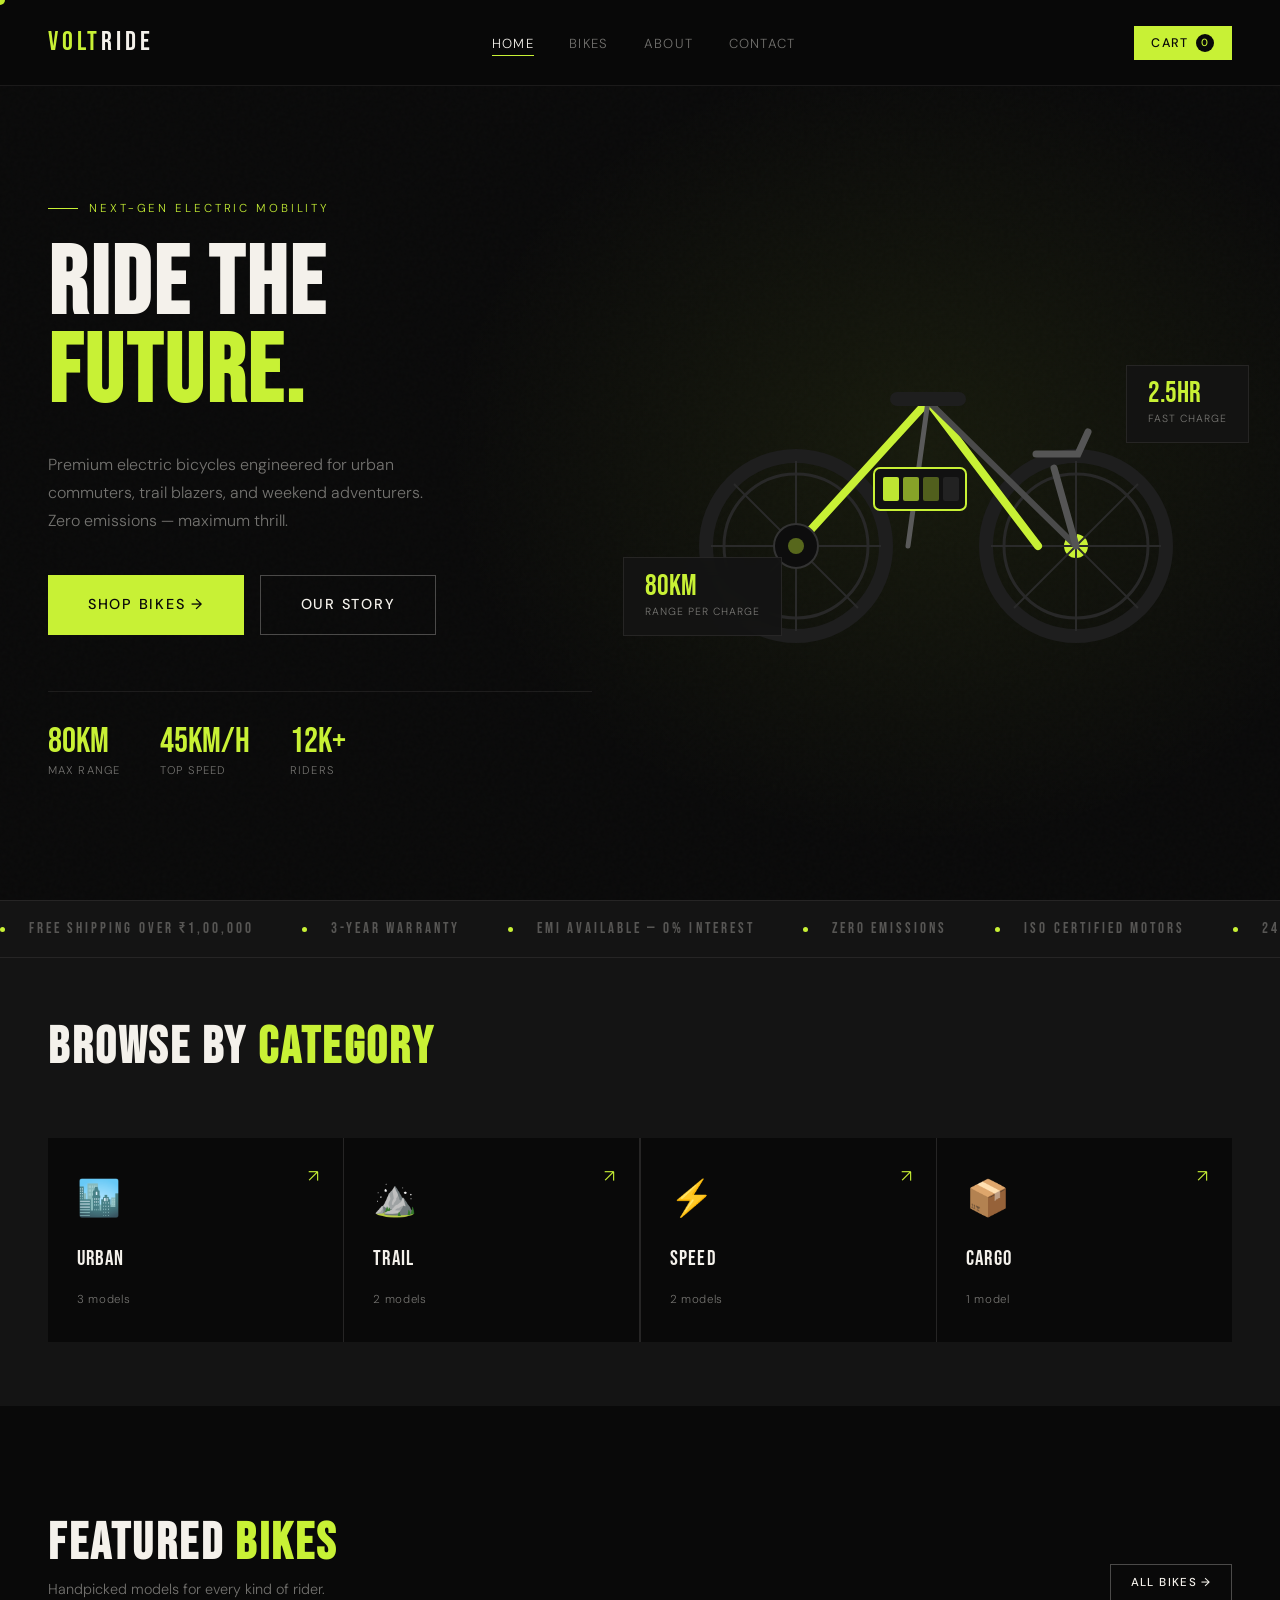
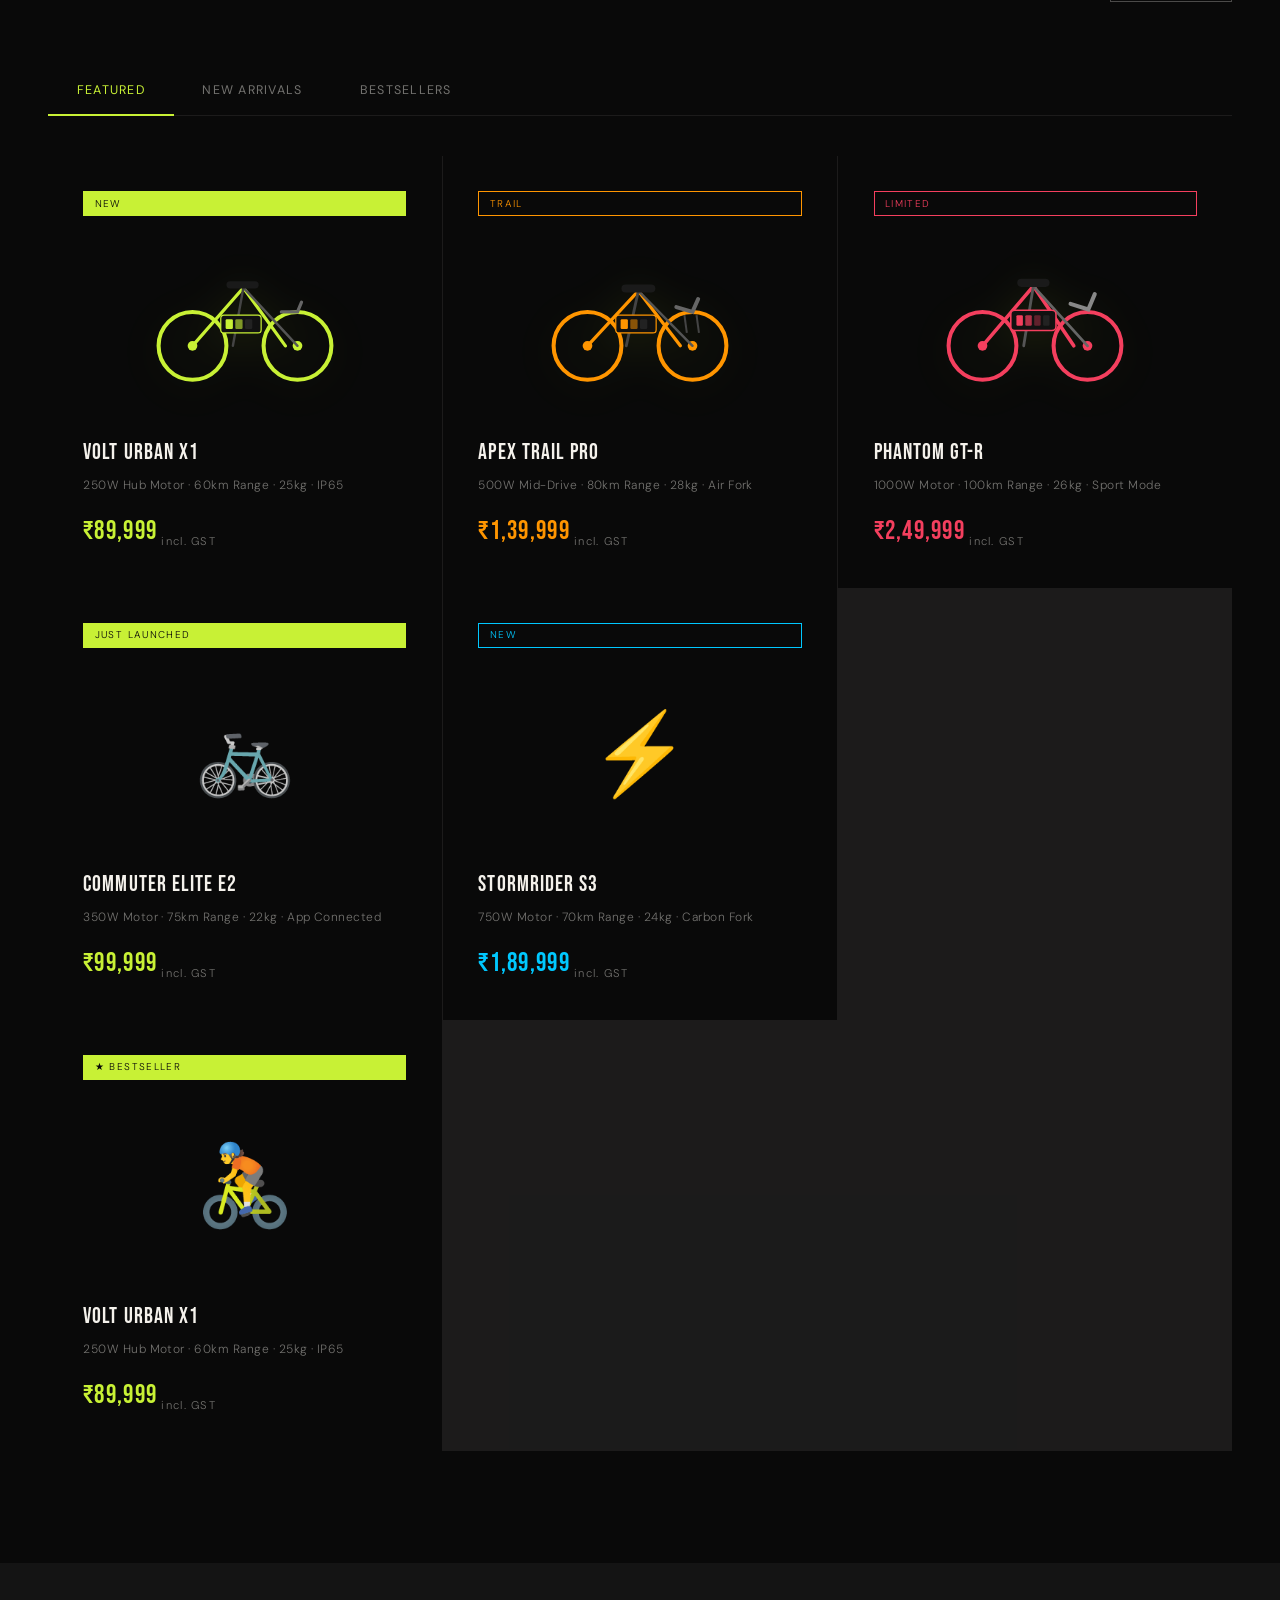
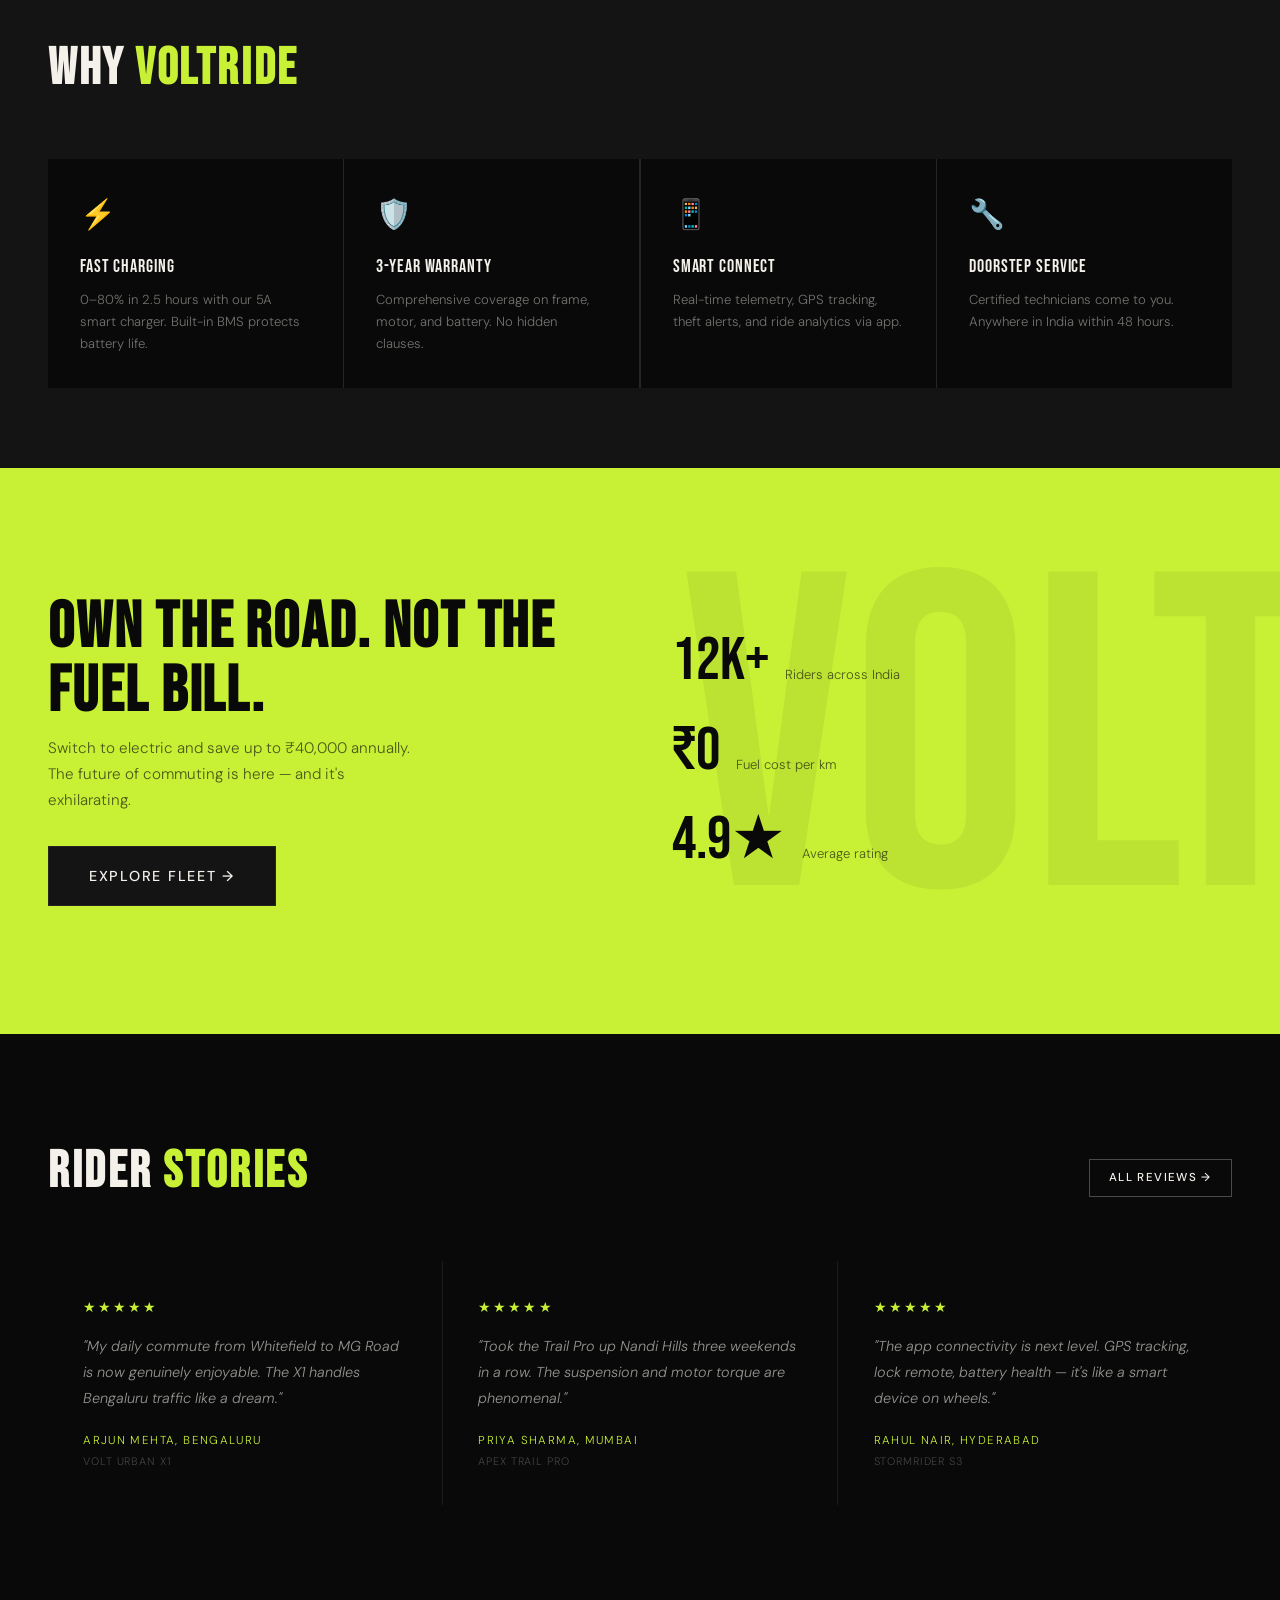
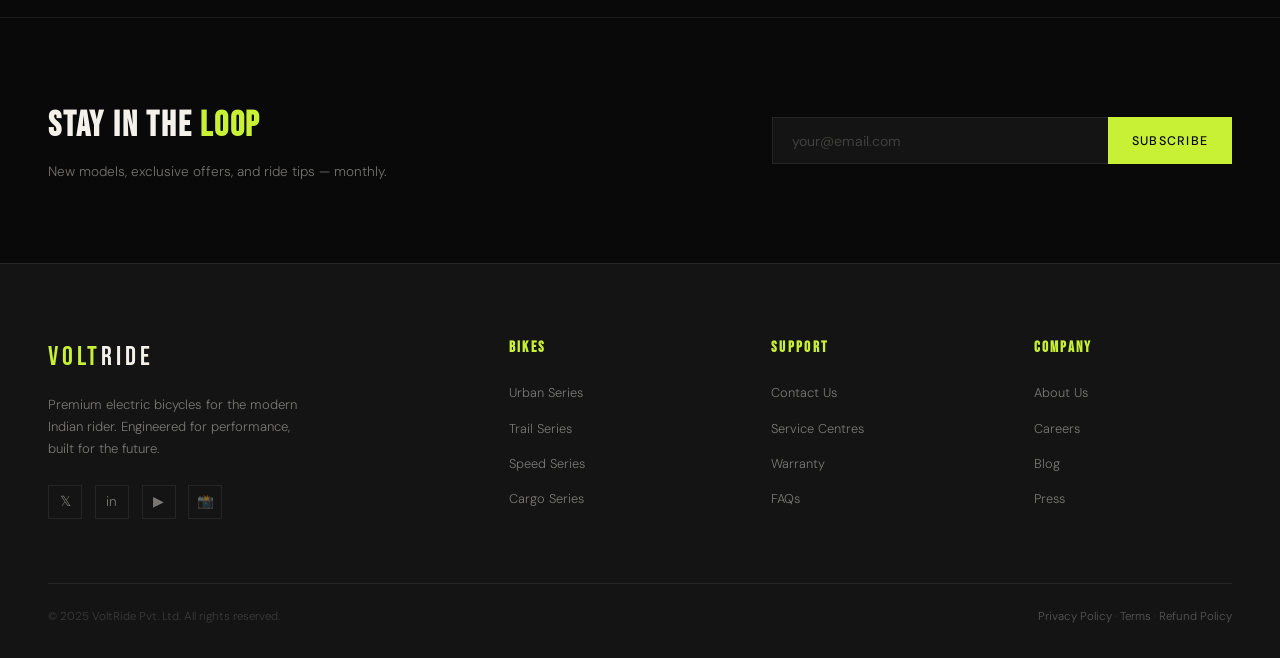
<file: index.html>
<!DOCTYPE html>
<html lang="en">
<head>
  <!-- Google Tag Manager -->
<script>(function(w,d,s,l,i){w[l]=w[l]||[];w[l].push({'gtm.start':
new Date().getTime(),event:'gtm.js'});var f=d.getElementsByTagName(s)[0],
j=d.createElement(s),dl=l!='dataLayer'?'&l='+l:'';j.async=true;j.src=
'https://www.googletagmanager.com/gtm.js?id='+i+dl;f.parentNode.insertBefore(j,f);
})(window,document,'script','dataLayer','GTM-PG5LNXJS');</script>
<!-- End Google Tag Manager -->
  <!-- Google tag (gtag.js) -->
<script async src="https://www.googletagmanager.com/gtag/js?id=G-JZGEN7ZBJ4"></script>
<script>
  window.dataLayer = window.dataLayer || [];
  function gtag(){dataLayer.push(arguments);}
  gtag('js', new Date());

  gtag('config', 'G-JZGEN7ZBJ4');
</script>
  <meta charset="UTF-8"/>
  <meta name="viewport" content="width=device-width, initial-scale=1.0"/>
  <title>VoltRide — Premium Electric Bicycles</title>
  <meta name="description" content="India's finest electric bicycles. Zero emissions, maximum thrill."/>
  <link rel="stylesheet" href="style.css"/>
  <style>
    /* ── Hero ── */
    .hero {
      min-height: 100vh;
      display: grid; grid-template-columns: 1fr 1fr;
      padding: 0 3rem; padding-top: 80px;
      position: relative; overflow: hidden;
      align-items: center;
    }
    .hero-bg {
      position: absolute; inset: 0;
      background: radial-gradient(ellipse 55% 65% at 72% 50%, rgba(200,241,53,.07) 0%, transparent 68%);
      pointer-events: none;
    }
    .hero-noise {
      position: absolute; inset: 0;
      background-image: url("data:image/svg+xml,%3Csvg viewBox='0 0 256 256' xmlns='http://www.w3.org/2000/svg'%3E%3Cfilter id='n'%3E%3CfeTurbulence type='fractalNoise' baseFrequency='0.9' numOctaves='4' stitchTiles='stitch'/%3E%3C/filter%3E%3Crect width='100%25' height='100%25' filter='url(%23n)' opacity='0.04'/%3E%3C/svg%3E");
      pointer-events: none; opacity: .5;
    }
    .hero-content { z-index: 2; padding-right: 3rem; }
    .hero-eyebrow {
      font-size: .72rem; letter-spacing: .25em; text-transform: uppercase;
      color: var(--volt); margin-bottom: 1.5rem;
      display: flex; align-items: center; gap: .7rem;
    }
    .hero-eyebrow::before { content: ''; width: 30px; height: 1px; background: var(--volt); }
    .hero-title {
      font-family: 'Bebas Neue', sans-serif;
      font-size: clamp(4rem,7.5vw,8rem);
      line-height: .92; letter-spacing: .03em;
      margin-bottom: 2rem;
    }
    .hero-title .line2 { color: var(--volt); display: block; }
    .hero-desc {
      font-size: 1rem; line-height: 1.75;
      color: var(--muted); max-width: 400px;
      margin-bottom: 2.5rem;
    }
    .hero-cta { display: flex; gap: 1rem; flex-wrap: wrap; }
    .hero-stats {
      display: flex; gap: 2.5rem;
      margin-top: 3.5rem;
      padding-top: 2rem;
      border-top: 1px solid var(--border);
    }
    .hero-stat-num {
      font-family: 'Bebas Neue', sans-serif;
      font-size: 2.2rem; color: var(--volt); line-height: 1;
    }
    .hero-stat-label { font-size: .7rem; letter-spacing: .1em; text-transform: uppercase; color: var(--muted); margin-top: .2rem; }

    .hero-visual {
      z-index: 2; display: flex; align-items: center; justify-content: center;
      position: relative;
    }
    .hero-bike-wrap { position: relative; width: 100%; max-width: 580px; }
    .hero-bike-wrap svg { animation: float 4.5s ease-in-out infinite; filter: var(--shadow); }
    .stat-float {
      position: absolute;
      background: rgba(20,20,20,.92);
      border: 1px solid var(--border);
      backdrop-filter: blur(10px);
      padding: .9rem 1.3rem;
    }
    .stat-float:nth-child(2) { bottom: 8%; left: -4%; }
    .stat-float:nth-child(3) { top: 14%; right: -4%; }
    .sf-val { font-family: 'Bebas Neue', sans-serif; font-size: 1.8rem; color: var(--volt); line-height: 1; }
    .sf-lbl { font-size: .65rem; letter-spacing: .1em; text-transform: uppercase; color: var(--muted); margin-top: .15rem; }

    /* ── Category strip ── */
    .cat-strip { padding: 4rem 3rem; background: var(--mid); }
    .cat-grid { display: grid; grid-template-columns: repeat(4,1fr); gap: 1.5px; background: var(--border); }
    .cat-item {
      background: var(--black);
      padding: 2rem 1.8rem;
      display: flex; flex-direction: column; gap: 1rem;
      cursor: none; transition: background .3s;
      position: relative; overflow: hidden;
    }
    .cat-item:hover { background: #151515; }
    .cat-item:hover .cat-arrow { transform: translate(4px,-4px); }
    .cat-icon { font-size: 2.2rem; }
    .cat-name { font-family: 'Bebas Neue', sans-serif; font-size: 1.3rem; letter-spacing: .06em; }
    .cat-count { font-size: .72rem; color: var(--muted); letter-spacing: .06em; }
    .cat-arrow {
      position: absolute; top: 1.5rem; right: 1.5rem;
      color: var(--volt); font-size: 1.1rem;
      transition: transform .25s var(--spring);
    }

    /* ── Tabs strip ── */
    .tabs-strip { display: flex; gap: 0; border-bottom: 1px solid var(--border); }
    .tab-btn {
      background: none; border: none; border-bottom: 2px solid transparent;
      color: var(--muted); padding: 1rem 1.8rem;
      font-family: 'DM Sans', sans-serif;
      font-size: .78rem; letter-spacing: .1em; text-transform: uppercase;
      transition: color .2s, border-color .2s;
      margin-bottom: -1px;
    }
    .tab-btn:hover { color: var(--white); }
    .tab-btn.active { color: var(--volt); border-bottom-color: var(--volt); }
    .tab-panel { display: none; }
    .tab-panel.active { display: block; }

    /* ── About teaser ── */
    .about-teaser {
      display: grid; grid-template-columns: 1fr 1fr;
      align-items: center; gap: 6rem;
    }
    .about-visual {
      position: relative;
      background: var(--mid);
      border: 1px solid var(--border);
      padding: 3rem;
      display: flex; align-items: center; justify-content: center;
      min-height: 360px;
    }
    .about-badge {
      position: absolute; top: -1px; left: -1px;
      background: var(--volt); color: var(--black);
      font-family: 'Bebas Neue', sans-serif;
      font-size: .85rem; letter-spacing: .15em;
      padding: .4rem 1rem;
    }
    .about-nums { display: flex; flex-direction: column; gap: 2rem; }
    .about-num-val { font-family: 'Bebas Neue', sans-serif; font-size: 3.5rem; color: var(--volt); line-height: 1; }
    .about-num-lbl { font-size: .8rem; color: var(--muted); letter-spacing: .06em; }

    @media (max-width: 900px) {
      .hero { grid-template-columns: 1fr; padding: 1.5rem; padding-top: 100px; min-height: auto; }
      .hero-content { padding-right: 0; }
      .hero-visual { display: none; }
      .cat-grid { grid-template-columns: 1fr 1fr; }
      .about-teaser { grid-template-columns: 1fr; gap: 3rem; }
    }
    @media (max-width: 600px) {
      .cat-grid { grid-template-columns: 1fr; }
    }
  </style>
</head>
<body>
  <!-- Google Tag Manager (noscript) -->
<noscript><iframe src="https://www.googletagmanager.com/ns.html?id=GTM-PG5LNXJS"
height="0" width="0" style="display:none;visibility:hidden"></iframe></noscript>
<!-- End Google Tag Manager (noscript) -->

<div class="cursor" id="cursor"></div>
<div class="toast" id="toast"></div>

<!-- NAV -->
<nav class="nav">
  <a class="nav-logo" href="index.html"><span class="accent">VOLT</span>RIDE</a>
  <ul class="nav-links">
    <li><a href="index.html" class="active">Home</a></li>
    <li><a href="bikes.html">Bikes</a></li>
    <li><a href="about.html">About</a></li>
    <li><a href="contact.html">Contact</a></li>
  </ul>
  <div class="nav-actions">
    <button class="nav-cart-btn" onclick="openCart()">
      Cart <span class="cart-badge" id="cartCount">0</span>
    </button>
    <button class="nav-hamburger" onclick="openMobileMenu()">
      <span></span><span></span><span></span>
    </button>
  </div>
</nav>

<!-- MOBILE MENU -->
<div class="mobile-menu" id="mobileMenu">
  <button class="mobile-close" onclick="closeMobileMenu()">✕</button>
  <a href="index.html" onclick="closeMobileMenu()">Home</a>
  <a href="bikes.html" onclick="closeMobileMenu()">Bikes</a>
  <a href="about.html" onclick="closeMobileMenu()">About</a>
  <a href="contact.html" onclick="closeMobileMenu()">Contact</a>
</div>

<!-- CART DRAWER -->
<div class="cart-overlay" id="cartOverlay" onclick="closeCart()"></div>
<div class="cart-drawer" id="cartDrawer">
  <div class="cart-head">
    <h3>Cart</h3>
    <button class="cart-close" onclick="closeCart()">✕</button>
  </div>
  <div class="cart-body" id="cartBody"></div>
  <div class="cart-foot">
    <div class="cart-total">
      <span class="cart-total-label">Total</span>
      <span class="cart-total-price" id="cartTotal">₹0</span>
    </div>
    <button class="btn btn-volt" style="width:100%;justify-content:center" onclick="checkout()">Checkout →</button>
    <br/>
    <a href="cart.html" style="display:block;text-align:center;margin-top:.8rem;font-size:.75rem;color:var(--muted)">View full cart</a>
  </div>
</div>

<!-- ══ HERO ══════════════════════════════════════════════════ -->
<section class="hero">
  <div class="hero-bg"></div>
  <div class="hero-noise"></div>
  <div class="hero-content">
    <p class="hero-eyebrow anim-fadeup">Next-Gen Electric Mobility</p>
    <h1 class="hero-title anim-fadeup delay-1">
      Ride The
      <span class="line2">Future.</span>
    </h1>
    <p class="hero-desc anim-fadeup delay-2">Premium electric bicycles engineered for urban commuters, trail blazers, and weekend adventurers. Zero emissions — maximum thrill.</p>
    <div class="hero-cta anim-fadeup delay-3">
      <a href="bikes.html" class="btn btn-volt btn-lg">Shop Bikes →</a>
      <a href="about.html" class="btn btn-outline btn-lg">Our Story</a>
    </div>
    <div class="hero-stats anim-fadeup delay-4">
      <div>
        <div class="hero-stat-num">80km</div>
        <div class="hero-stat-label">Max Range</div>
      </div>
      <div>
        <div class="hero-stat-num">45km/h</div>
        <div class="hero-stat-label">Top Speed</div>
      </div>
      <div>
        <div class="hero-stat-num">12K+</div>
        <div class="hero-stat-label">Riders</div>
      </div>
    </div>
  </div>
  <div class="hero-visual anim-fadein delay-2">
    <div class="hero-bike-wrap">
      <svg viewBox="0 0 580 340" fill="none" xmlns="http://www.w3.org/2000/svg">
        <circle cx="150" cy="230" r="90" stroke="#1e1e1e" stroke-width="14"/>
        <circle cx="150" cy="230" r="72" stroke="#282828" stroke-width="3"/>
        <circle cx="150" cy="230" r="12" fill="var(--volt)"/>
        <line x1="150" y1="145" x2="150" y2="315" stroke="#2a2a2a" stroke-width="2"/>
        <line x1="65" y1="230" x2="235" y2="230" stroke="#2a2a2a" stroke-width="2"/>
        <line x1="88" y1="168" x2="212" y2="292" stroke="#2a2a2a" stroke-width="2"/>
        <line x1="88" y1="292" x2="212" y2="168" stroke="#2a2a2a" stroke-width="2"/>
        <circle cx="430" cy="230" r="90" stroke="#1e1e1e" stroke-width="14"/>
        <circle cx="430" cy="230" r="72" stroke="#282828" stroke-width="3"/>
        <circle cx="430" cy="230" r="12" fill="var(--volt)"/>
        <line x1="430" y1="145" x2="430" y2="315" stroke="#2a2a2a" stroke-width="2"/>
        <line x1="345" y1="230" x2="515" y2="230" stroke="#2a2a2a" stroke-width="2"/>
        <line x1="368" y1="168" x2="492" y2="292" stroke="#2a2a2a" stroke-width="2"/>
        <line x1="368" y1="292" x2="492" y2="168" stroke="#2a2a2a" stroke-width="2"/>
        <path d="M150 230 L282 85 L392 230" stroke="var(--volt)" stroke-width="8" stroke-linecap="round" stroke-linejoin="round" fill="none"/>
        <path d="M282 85 L430 230" stroke="#4a4a4a" stroke-width="6" stroke-linecap="round"/>
        <path d="M282 85 L262 230" stroke="#5a5a5a" stroke-width="5" stroke-linecap="round"/>
        <rect x="228" y="152" width="92" height="42" rx="6" fill="#111" stroke="var(--volt)" stroke-width="2"/>
        <rect x="237" y="161" width="16" height="24" rx="2" fill="var(--volt)" opacity=".95"/>
        <rect x="257" y="161" width="16" height="24" rx="2" fill="var(--volt)" opacity=".65"/>
        <rect x="277" y="161" width="16" height="24" rx="2" fill="var(--volt)" opacity=".35"/>
        <rect x="297" y="161" width="16" height="24" rx="2" fill="#222"/>
        <path d="M390 138 L432 138 L442 116" stroke="#555" stroke-width="7" stroke-linecap="round" fill="none"/>
        <path d="M408 152 L430 230" stroke="#555" stroke-width="7" stroke-linecap="round"/>
        <rect x="244" y="76" width="76" height="14" rx="7" fill="#1e1e1e"/>
        <circle cx="150" cy="230" r="22" fill="#0d0d0d" stroke="#333" stroke-width="2"/>
        <circle cx="150" cy="230" r="8" fill="var(--volt)" opacity=".4"/>
      </svg>
      <div class="stat-float">
        <div class="sf-val">80km</div>
        <div class="sf-lbl">Range per charge</div>
      </div>
      <div class="stat-float">
        <div class="sf-val">2.5hr</div>
        <div class="sf-lbl">Fast charge</div>
      </div>
    </div>
  </div>
</section>

<!-- MARQUEE -->
<div class="marquee-wrap">
  <div class="marquee-track">
    <span class="marquee-item"><span class="marquee-dot"></span>FREE SHIPPING OVER ₹1,00,000</span>
    <span class="marquee-item"><span class="marquee-dot"></span>3-YEAR WARRANTY</span>
    <span class="marquee-item"><span class="marquee-dot"></span>EMI AVAILABLE — 0% INTEREST</span>
    <span class="marquee-item"><span class="marquee-dot"></span>ZERO EMISSIONS</span>
    <span class="marquee-item"><span class="marquee-dot"></span>ISO CERTIFIED MOTORS</span>
    <span class="marquee-item"><span class="marquee-dot"></span>24/7 ROADSIDE ASSISTANCE</span>
    <span class="marquee-item"><span class="marquee-dot"></span>MADE FOR INDIAN ROADS</span>
    <span class="marquee-item"><span class="marquee-dot"></span>FREE SHIPPING OVER ₹1,00,000</span>
    <span class="marquee-item"><span class="marquee-dot"></span>3-YEAR WARRANTY</span>
    <span class="marquee-item"><span class="marquee-dot"></span>EMI AVAILABLE — 0% INTEREST</span>
    <span class="marquee-item"><span class="marquee-dot"></span>ZERO EMISSIONS</span>
    <span class="marquee-item"><span class="marquee-dot"></span>ISO CERTIFIED MOTORS</span>
    <span class="marquee-item"><span class="marquee-dot"></span>24/7 ROADSIDE ASSISTANCE</span>
    <span class="marquee-item"><span class="marquee-dot"></span>MADE FOR INDIAN ROADS</span>
  </div>
</div>

<!-- CATEGORIES -->
<section class="cat-strip reveal">
  <div class="section-header">
    <h2 class="section-title">Browse by <span class="accent">Category</span></h2>
  </div>
  <div class="cat-grid">
    <a href="bikes.html?cat=urban" class="cat-item">
      <div class="cat-icon">🏙️</div>
      <div class="cat-name">Urban</div>
      <div class="cat-count">3 models</div>
      <span class="cat-arrow">↗</span>
    </a>
    <a href="bikes.html?cat=trail" class="cat-item">
      <div class="cat-icon">⛰️</div>
      <div class="cat-name">Trail</div>
      <div class="cat-count">2 models</div>
      <span class="cat-arrow">↗</span>
    </a>
    <a href="bikes.html?cat=speed" class="cat-item">
      <div class="cat-icon">⚡</div>
      <div class="cat-name">Speed</div>
      <div class="cat-count">2 models</div>
      <span class="cat-arrow">↗</span>
    </a>
    <a href="bikes.html?cat=cargo" class="cat-item">
      <div class="cat-icon">📦</div>
      <div class="cat-name">Cargo</div>
      <div class="cat-count">1 model</div>
      <span class="cat-arrow">↗</span>
    </a>
  </div>
</section>

<!-- FEATURED BIKES -->
<section class="section reveal" id="bikes">
  <div class="section-header">
    <div>
      <h2 class="section-title">Featured <span class="accent">Bikes</span></h2>
      <p class="section-sub" style="margin-top:.5rem">Handpicked models for every kind of rider.</p>
    </div>
    <a href="bikes.html" class="btn btn-outline btn-sm">All Bikes →</a>
  </div>

  <!-- Tabs -->
  <div class="tabs-strip" style="margin-bottom:2.5rem">
    <button class="tab-btn active" data-tab-btn="featured">Featured</button>
    <button class="tab-btn" data-tab-btn="new">New Arrivals</button>
    <button class="tab-btn" data-tab-btn="bestseller">Bestsellers</button>
  </div>

  <div data-tab-panel="featured" class="active">
    <div class="products-grid">
      <!-- Card 1 -->
      <div class="product-card" data-category="urban">
        <span class="tag tag-filled-volt" style="margin-bottom:1rem">New</span>
        <div class="card-img">
          <svg viewBox="0 0 260 160" width="210" fill="none"><circle cx="65" cy="110" r="42" stroke="var(--volt)" stroke-width="5"/><circle cx="65" cy="110" r="6" fill="var(--volt)"/><circle cx="195" cy="110" r="42" stroke="var(--volt)" stroke-width="5"/><circle cx="195" cy="110" r="6" fill="var(--volt)"/><path d="M65 110 L128 38 L180 110" stroke="var(--volt)" stroke-width="4" stroke-linecap="round" stroke-linejoin="round" fill="none"/><path d="M128 38 L195 110" stroke="#555" stroke-width="3" stroke-linecap="round"/><path d="M128 38 L115 110" stroke="#444" stroke-width="3" stroke-linecap="round"/><rect x="100" y="72" width="50" height="22" rx="4" fill="#111" stroke="var(--volt)" stroke-width="1.5"/><rect x="106" y="77" width="9" height="12" rx="1.5" fill="var(--volt)"/><rect x="118" y="77" width="9" height="12" rx="1.5" fill="var(--volt)" opacity=".6"/><rect x="130" y="77" width="9" height="12" rx="1.5" fill="#222"/><path d="M175 68 L195 68 L200 56" stroke="#666" stroke-width="4" stroke-linecap="round" fill="none"/><rect x="107" y="30" width="40" height="9" rx="4.5" fill="#1a1a1a"/></svg>
        </div>
        <div class="card-name">VOLT URBAN X1</div>
        <div class="card-spec">250W Hub Motor · 60km Range · 25kg · IP65</div>
        <div class="card-footer">
          <div class="card-price">₹89,999<sub> incl. GST</sub></div>
          <button class="card-add btn" onclick="VoltCart.add('VOLT URBAN X1', 89999); showToast('⚡ VOLT URBAN X1 added!')">+</button>
        </div>
      </div>
      <!-- Card 2 -->
      <div class="product-card" data-category="trail">
        <span class="tag tag-orange" style="margin-bottom:1rem">Trail</span>
        <div class="card-img">
          <svg viewBox="0 0 260 160" width="210" fill="none"><circle cx="65" cy="110" r="42" stroke="#ff9500" stroke-width="5"/><circle cx="65" cy="110" r="6" fill="#ff9500"/><circle cx="195" cy="110" r="42" stroke="#ff9500" stroke-width="5"/><circle cx="195" cy="110" r="6" fill="#ff9500"/><path d="M65 110 L128 42 L180 110" stroke="#ff9500" stroke-width="4" stroke-linecap="round" stroke-linejoin="round" fill="none"/><path d="M128 42 L195 110" stroke="#555" stroke-width="3" stroke-linecap="round"/><path d="M128 42 L113 110" stroke="#444" stroke-width="3.5" stroke-linecap="round"/><rect x="100" y="72" width="50" height="22" rx="4" fill="#111" stroke="#ff9500" stroke-width="1.5"/><rect x="106" y="77" width="9" height="12" rx="1.5" fill="#ff9500"/><rect x="118" y="77" width="9" height="12" rx="1.5" fill="#ff9500" opacity=".5"/><rect x="130" y="77" width="9" height="12" rx="1.5" fill="#222"/><path d="M175 62 L195 68 L202 52" stroke="#666" stroke-width="5" stroke-linecap="round" fill="none"/><rect x="107" y="34" width="42" height="10" rx="5" fill="#1a1a1a"/><line x1="185" y1="72" x2="188" y2="94" stroke="#444" stroke-width="2.5"/><line x1="200" y1="72" x2="203" y2="94" stroke="#444" stroke-width="2.5"/></svg>
        </div>
        <div class="card-name">APEX TRAIL PRO</div>
        <div class="card-spec">500W Mid-Drive · 80km Range · 28kg · Air Fork</div>
        <div class="card-footer">
          <div class="card-price" style="color:#ff9500">₹1,39,999<sub> incl. GST</sub></div>
          <button class="card-add btn" style="background:#ff9500" onclick="VoltCart.add('APEX TRAIL PRO', 139999, '#ff9500', '⛰️'); showToast('⛰️ APEX TRAIL PRO added!')">+</button>
        </div>
      </div>
      <!-- Card 3 -->
      <div class="product-card" data-category="speed">
        <span class="tag tag-red" style="margin-bottom:1rem">Limited</span>
        <div class="card-img">
          <svg viewBox="0 0 260 160" width="210" fill="none"><circle cx="65" cy="110" r="42" stroke="#f43f5e" stroke-width="5"/><circle cx="65" cy="110" r="6" fill="#f43f5e"/><circle cx="195" cy="110" r="42" stroke="#f43f5e" stroke-width="5"/><circle cx="195" cy="110" r="6" fill="#f43f5e"/><path d="M65 110 L128 36 L178 110" stroke="#f43f5e" stroke-width="4.5" stroke-linecap="round" stroke-linejoin="round" fill="none"/><path d="M128 36 L195 110" stroke="#666" stroke-width="3.5" stroke-linecap="round"/><path d="M128 36 L116 110" stroke="#555" stroke-width="3.5" stroke-linecap="round"/><rect x="100" y="66" width="56" height="25" rx="5" fill="#111" stroke="#f43f5e" stroke-width="2"/><rect x="107" y="72" width="8" height="13" rx="1.5" fill="#f43f5e"/><rect x="118" y="72" width="8" height="13" rx="1.5" fill="#f43f5e" opacity=".7"/><rect x="129" y="72" width="8" height="13" rx="1.5" fill="#f43f5e" opacity=".35"/><rect x="140" y="72" width="8" height="13" rx="1.5" fill="#222"/><path d="M174 58 L196 65 L204 46" stroke="#888" stroke-width="5" stroke-linecap="round" fill="none"/><rect x="108" y="27" width="40" height="10" rx="5" fill="#1a1a1a"/></svg>
        </div>
        <div class="card-name">PHANTOM GT-R</div>
        <div class="card-spec">1000W Motor · 100km Range · 26kg · Sport Mode</div>
        <div class="card-footer">
          <div class="card-price" style="color:#f43f5e">₹2,49,999<sub> incl. GST</sub></div>
          <button class="card-add btn" style="background:#f43f5e" onclick="VoltCart.add('PHANTOM GT-R', 249999, '#f43f5e', '🏎️'); showToast('🏎️ PHANTOM GT-R added!')">+</button>
        </div>
      </div>
    </div>
  </div>

  <div data-tab-panel="new">
    <div class="products-grid">
      <div class="product-card">
        <span class="tag tag-filled-volt" style="margin-bottom:1rem">Just Launched</span>
        <div class="card-img" style="font-size:5rem;color:var(--volt)">🚲</div>
        <div class="card-name">COMMUTER ELITE E2</div>
        <div class="card-spec">350W Motor · 75km Range · 22kg · App Connected</div>
        <div class="card-footer">
          <div class="card-price">₹99,999<sub> incl. GST</sub></div>
          <button class="card-add btn" onclick="VoltCart.add('COMMUTER ELITE E2', 99999); showToast('⚡ COMMUTER ELITE E2 added!')">+</button>
        </div>
      </div>
      <div class="product-card">
        <span class="tag tag-blue" style="margin-bottom:1rem">New</span>
        <div class="card-img" style="font-size:5rem;color:#00c8ff">⚡</div>
        <div class="card-name">STORMRIDER S3</div>
        <div class="card-spec">750W Motor · 70km Range · 24kg · Carbon Fork</div>
        <div class="card-footer">
          <div class="card-price" style="color:#00c8ff">₹1,89,999<sub> incl. GST</sub></div>
          <button class="card-add btn" style="background:#00c8ff" onclick="VoltCart.add('STORMRIDER S3', 189999,'#00c8ff','🌩️'); showToast('🌩️ STORMRIDER S3 added!')">+</button>
        </div>
      </div>
    </div>
  </div>

  <div data-tab-panel="bestseller">
    <div class="products-grid">
      <div class="product-card">
        <span class="tag tag-filled-volt" style="margin-bottom:1rem">★ Bestseller</span>
        <div class="card-img" style="font-size:5rem;color:var(--volt)">🚴</div>
        <div class="card-name">VOLT URBAN X1</div>
        <div class="card-spec">250W Hub Motor · 60km Range · 25kg · IP65</div>
        <div class="card-footer">
          <div class="card-price">₹89,999<sub> incl. GST</sub></div>
          <button class="card-add btn" onclick="VoltCart.add('VOLT URBAN X1', 89999); showToast('⚡ Added!')">+</button>
        </div>
      </div>
    </div>
  </div>
</section>

<!-- FEATURES -->
<section class="section" style="background:var(--mid);padding-top:5rem;padding-bottom:5rem" id="features">
  <div class="section-header reveal">
    <h2 class="section-title">Why <span class="accent">VoltRide</span></h2>
  </div>
  <div class="features-grid reveal">
    <div class="feature-item"><div class="feature-icon">⚡</div><div class="feature-title">Fast Charging</div><p class="feature-text">0–80% in 2.5 hours with our 5A smart charger. Built-in BMS protects battery life.</p></div>
    <div class="feature-item"><div class="feature-icon">🛡️</div><div class="feature-title">3-Year Warranty</div><p class="feature-text">Comprehensive coverage on frame, motor, and battery. No hidden clauses.</p></div>
    <div class="feature-item"><div class="feature-icon">📱</div><div class="feature-title">Smart Connect</div><p class="feature-text">Real-time telemetry, GPS tracking, theft alerts, and ride analytics via app.</p></div>
    <div class="feature-item"><div class="feature-icon">🔧</div><div class="feature-title">Doorstep Service</div><p class="feature-text">Certified technicians come to you. Anywhere in India within 48 hours.</p></div>
  </div>
</section>

<!-- PROMO -->
<div class="promo-banner reveal" data-word="VOLT">
  <div>
    <h2 class="promo-title">Own the Road. Not the Fuel Bill.</h2>
    <p class="promo-sub">Switch to electric and save up to ₹40,000 annually. The future of commuting is here — and it's exhilarating.</p>
    <a href="bikes.html" class="btn btn-dark btn-lg" style="margin-top:2rem">Explore Fleet →</a>
  </div>
  <div class="promo-stats">
    <div class="promo-stat"><div class="promo-stat-num">12K+</div><div class="promo-stat-label">Riders across India</div></div>
    <div class="promo-stat"><div class="promo-stat-num">₹0</div><div class="promo-stat-label">Fuel cost per km</div></div>
    <div class="promo-stat"><div class="promo-stat-num">4.9★</div><div class="promo-stat-label">Average rating</div></div>
  </div>
</div>

<!-- TESTIMONIALS -->
<section class="section reveal" id="reviews">
  <div class="section-header">
    <h2 class="section-title">Rider <span class="accent">Stories</span></h2>
    <a href="about.html#reviews" class="btn btn-outline btn-sm">All Reviews →</a>
  </div>
  <div class="testi-grid">
    <div class="testi-card"><div class="testi-stars">★★★★★</div><p class="testi-text">"My daily commute from Whitefield to MG Road is now genuinely enjoyable. The X1 handles Bengaluru traffic like a dream."</p><div class="testi-author">Arjun Mehta, Bengaluru</div><div class="testi-model">VOLT URBAN X1</div></div>
    <div class="testi-card"><div class="testi-stars">★★★★★</div><p class="testi-text">"Took the Trail Pro up Nandi Hills three weekends in a row. The suspension and motor torque are phenomenal."</p><div class="testi-author">Priya Sharma, Mumbai</div><div class="testi-model">APEX TRAIL PRO</div></div>
    <div class="testi-card"><div class="testi-stars">★★★★★</div><p class="testi-text">"The app connectivity is next level. GPS tracking, lock remote, battery health — it's like a smart device on wheels."</p><div class="testi-author">Rahul Nair, Hyderabad</div><div class="testi-model">STORMRIDER S3</div></div>
  </div>
</section>

<!-- NEWSLETTER -->
<div class="newsletter-strip reveal">
  <div><h3 class="nl-title">Stay in the <span class="text-volt">Loop</span></h3><p class="nl-sub">New models, exclusive offers, and ride tips — monthly.</p></div>
  <div class="nl-form"><input class="nl-input" type="email" id="nlEmail" placeholder="your@email.com"/><button class="nl-btn" onclick="subscribe('nlEmail')">Subscribe</button></div>
</div>

<!-- FOOTER -->
<footer class="footer">
  <div class="footer-top">
    <div class="footer-brand">
      <a class="nav-logo" href="index.html"><span class="accent">VOLT</span>RIDE</a>
      <p>Premium electric bicycles for the modern Indian rider. Engineered for performance, built for the future.</p>
      <div class="footer-social">
        <a href="#">𝕏</a><a href="#">in</a><a href="#">▶</a><a href="#">📸</a>
      </div>
    </div>
    <div class="footer-col"><h4>Bikes</h4><ul><li><a href="bikes.html?cat=urban">Urban Series</a></li><li><a href="bikes.html?cat=trail">Trail Series</a></li><li><a href="bikes.html?cat=speed">Speed Series</a></li><li><a href="bikes.html?cat=cargo">Cargo Series</a></li></ul></div>
    <div class="footer-col"><h4>Support</h4><ul><li><a href="contact.html">Contact Us</a></li><li><a href="#">Service Centres</a></li><li><a href="#">Warranty</a></li><li><a href="#">FAQs</a></li></ul></div>
    <div class="footer-col"><h4>Company</h4><ul><li><a href="about.html">About Us</a></li><li><a href="#">Careers</a></li><li><a href="#">Blog</a></li><li><a href="#">Press</a></li></ul></div>
  </div>
  <div class="footer-bottom">
    <p>© 2025 VoltRide Pvt. Ltd. All rights reserved.</p>
    <p><a href="#">Privacy Policy</a> · <a href="#">Terms</a> · <a href="#">Refund Policy</a></p>
  </div>
</footer>

<script src="script.js"></script>
</body>
</html>
</file>
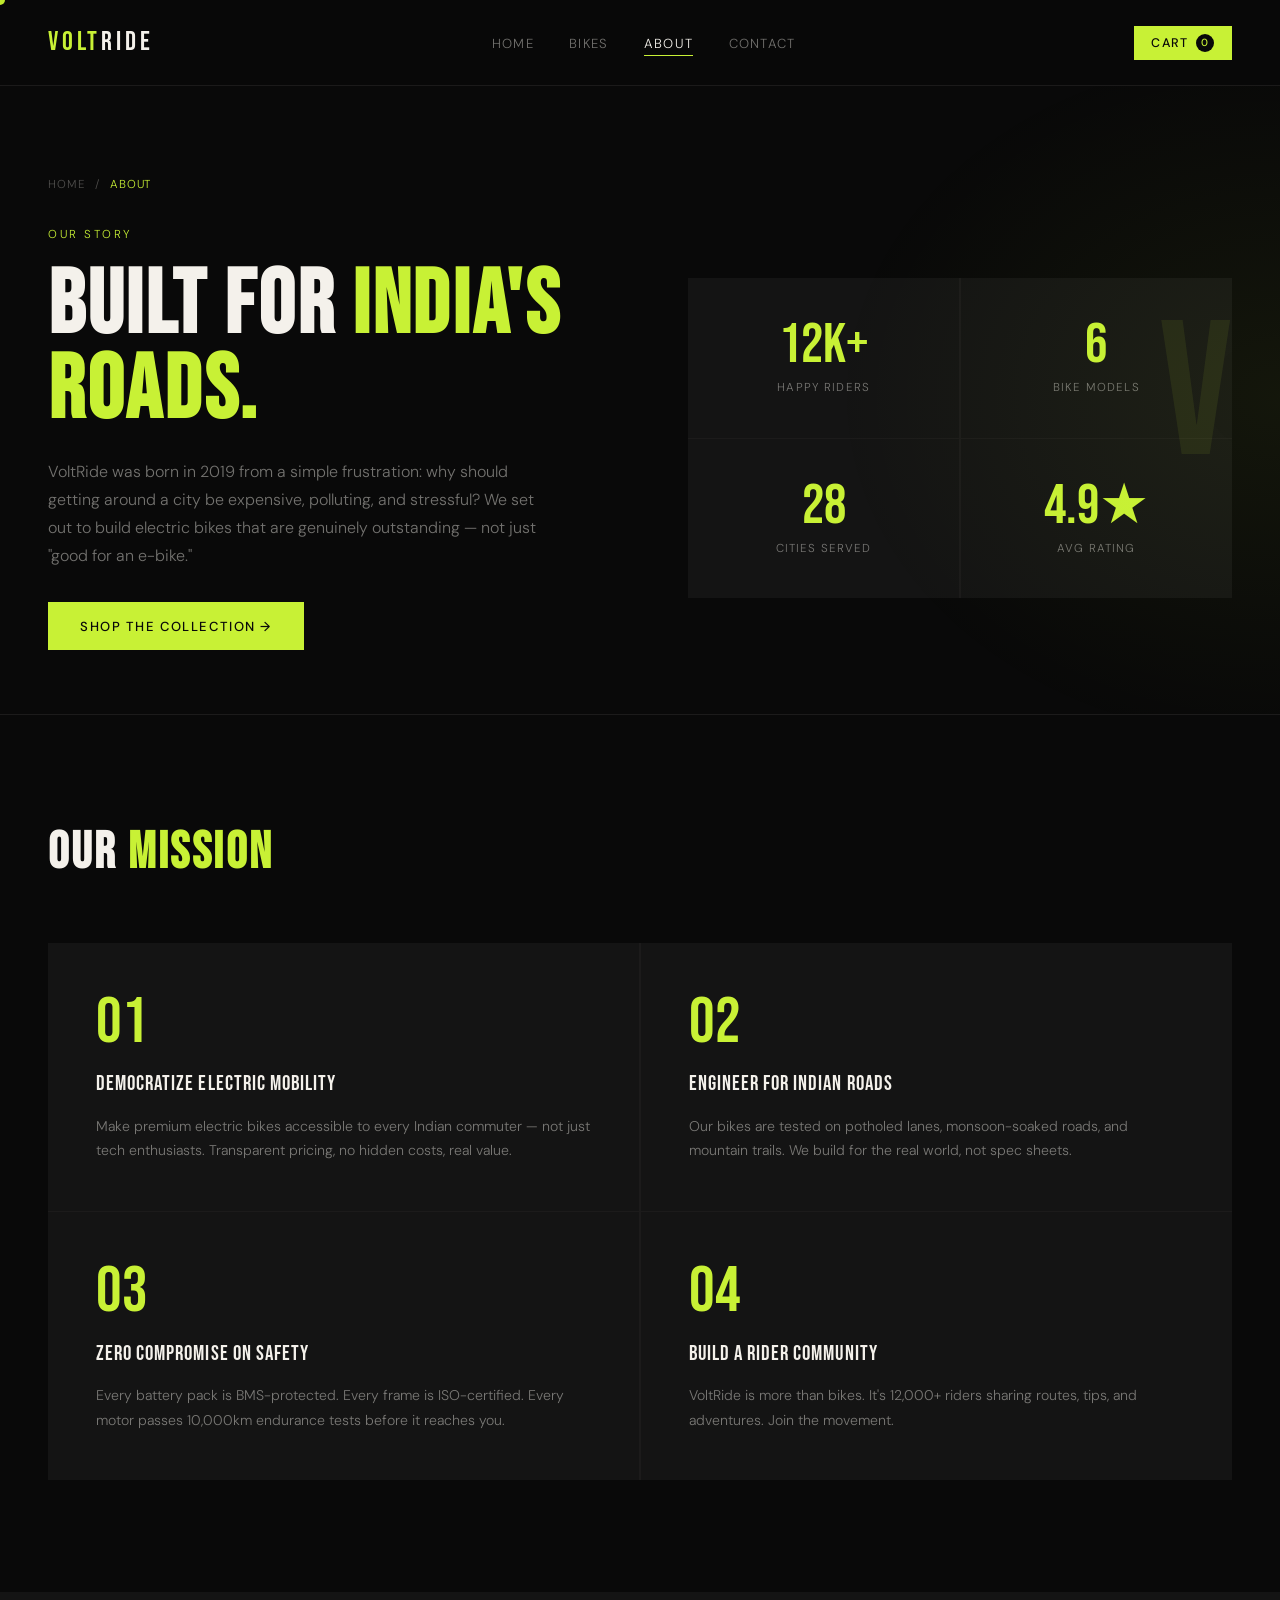
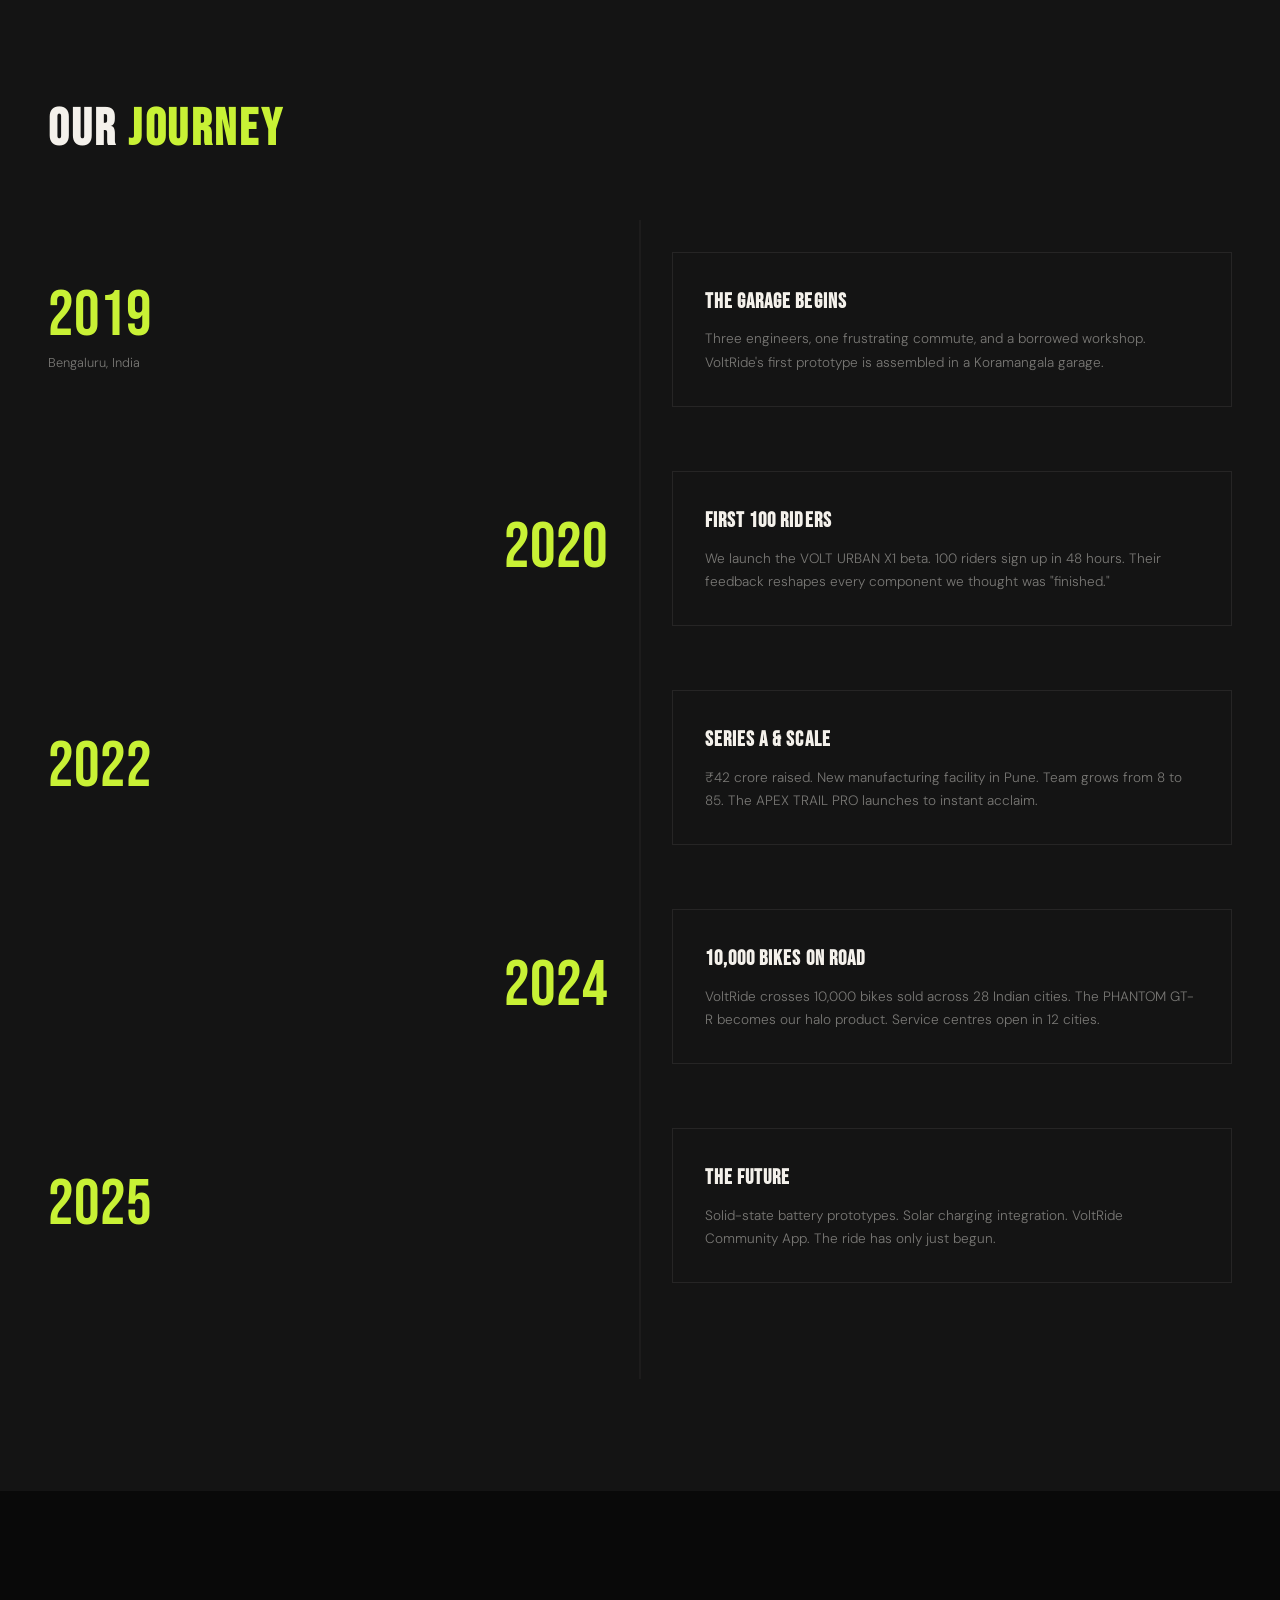
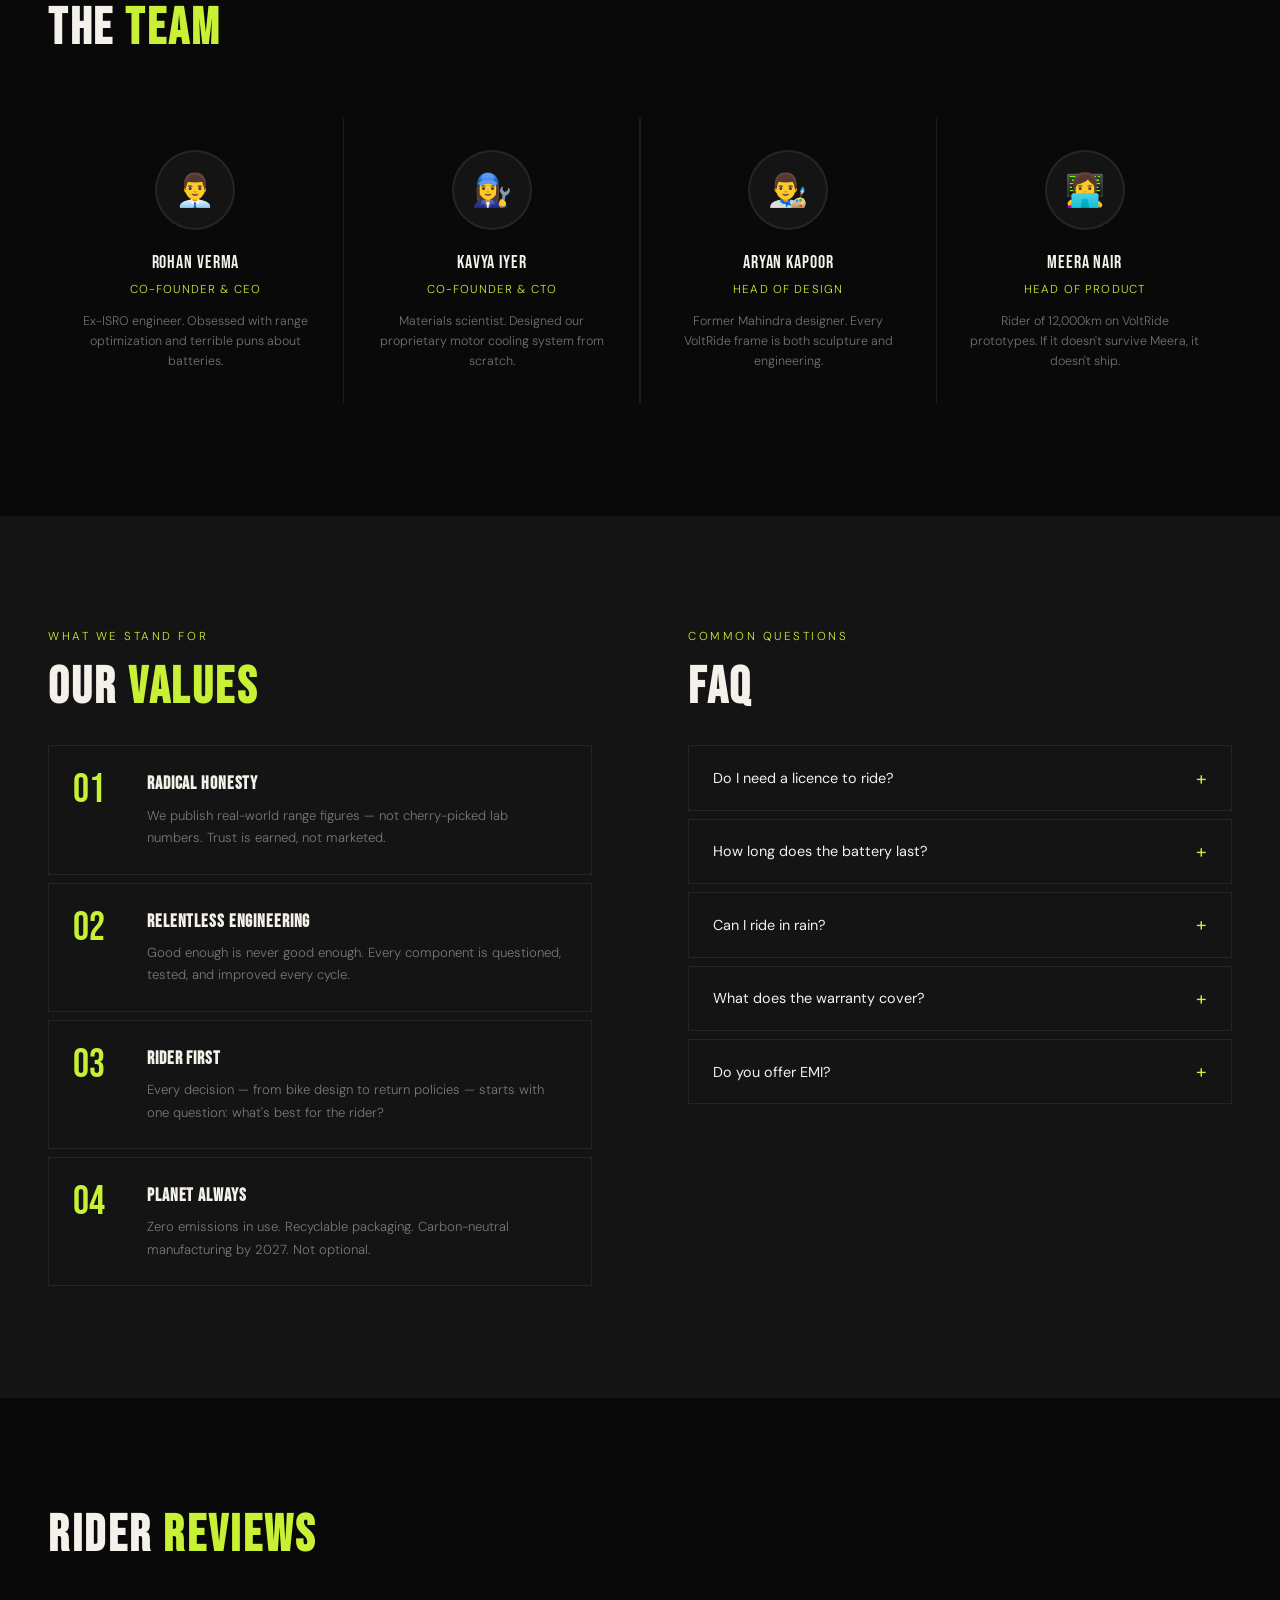
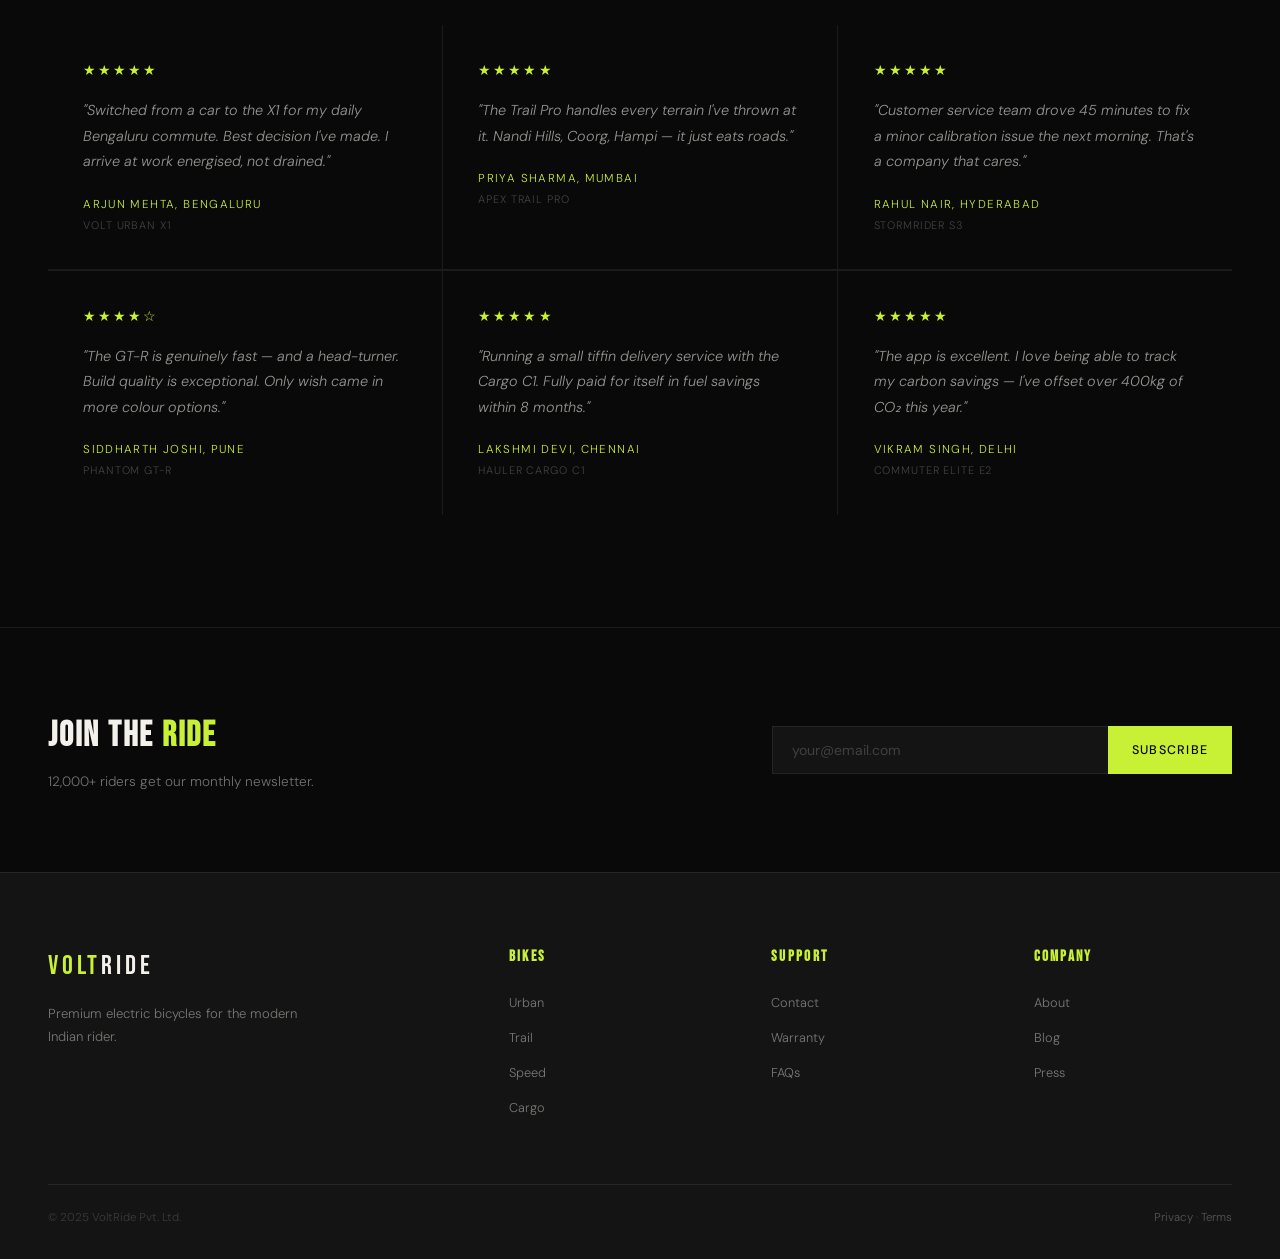
<file: about.html>
<!DOCTYPE html>
<html lang="en">
<head>
  <!-- Google Tag Manager -->
<script>(function(w,d,s,l,i){w[l]=w[l]||[];w[l].push({'gtm.start':
new Date().getTime(),event:'gtm.js'});var f=d.getElementsByTagName(s)[0],
j=d.createElement(s),dl=l!='dataLayer'?'&l='+l:'';j.async=true;j.src=
'https://www.googletagmanager.com/gtm.js?id='+i+dl;f.parentNode.insertBefore(j,f);
})(window,document,'script','dataLayer','GTM-PG5LNXJS');</script>
<!-- End Google Tag Manager -->
  <!-- Google tag (gtag.js) -->
<script async src="https://www.googletagmanager.com/gtag/js?id=G-JZGEN7ZBJ4"></script>
<script>
  window.dataLayer = window.dataLayer || [];
  function gtag(){dataLayer.push(arguments);}
  gtag('js', new Date());

  gtag('config', 'G-JZGEN7ZBJ4');
</script>
  <meta charset="UTF-8"/>
  <meta name="viewport" content="width=device-width, initial-scale=1.0"/>
  <title>VoltRide — About Us</title>
  <link rel="stylesheet" href="style.css"/>
  <style>
    .about-hero-inner {
      display: grid; grid-template-columns: 1fr 1fr;
      align-items: center; gap: 6rem;
    }
    .big-number {
      font-family: 'Bebas Neue', sans-serif;
      font-size: 12rem; color: var(--volt);
      line-height: 1; opacity: .08;
      position: absolute; right: 3rem; top: 50%;
      transform: translateY(-50%);
      pointer-events: none;
    }
    .mission-grid {
      display: grid; grid-template-columns: 1fr 1fr;
      gap: 1.5px; background: var(--border);
    }
    .mission-item {
      background: var(--mid); padding: 3rem;
    }
    .mission-number {
      font-family: 'Bebas Neue', sans-serif;
      font-size: 4rem; color: var(--volt);
      line-height: 1; margin-bottom: .8rem;
    }
    .mission-title {
      font-family: 'Bebas Neue', sans-serif;
      font-size: 1.3rem; letter-spacing: .05em;
      margin-bottom: .8rem;
    }
    .mission-text { font-size: .88rem; line-height: 1.75; color: var(--muted); }

    .timeline { position: relative; padding: 2rem 0; }
    .timeline::before {
      content: '';
      position: absolute; left: 50%; top: 0; bottom: 0;
      width: 1px; background: var(--border);
      transform: translateX(-50%);
    }
    .tl-item {
      display: grid; grid-template-columns: 1fr 1fr;
      gap: 4rem; margin-bottom: 4rem; align-items: center;
    }
    .tl-item:nth-child(even) .tl-content { order: 2; }
    .tl-item:nth-child(even) .tl-year-wrap { order: 1; text-align: right; }
    .tl-year {
      font-family: 'Bebas Neue', sans-serif;
      font-size: 4rem; color: var(--volt);
      line-height: 1;
    }
    .tl-content { background: var(--mid); border: 1px solid var(--border); padding: 2rem; }
    .tl-content h3 { font-family: 'Bebas Neue', sans-serif; font-size: 1.3rem; letter-spacing: .05em; margin-bottom: .6rem; }
    .tl-content p { font-size: .85rem; color: var(--muted); line-height: 1.7; }

    .team-grid {
      display: grid; grid-template-columns: repeat(4,1fr);
      gap: 1.5px; background: var(--border);
    }
    .team-card { background: var(--black); padding: 2rem; text-align: center; transition: background .3s; }
    .team-card:hover { background: var(--mid); }
    .team-avatar {
      width: 80px; height: 80px; border-radius: 50%;
      background: var(--mid); border: 2px solid var(--border);
      display: flex; align-items: center; justify-content: center;
      font-size: 2rem; margin: 0 auto 1.2rem;
    }
    .team-name { font-family: 'Bebas Neue', sans-serif; font-size: 1.1rem; letter-spacing: .05em; }
    .team-role { font-size: .72rem; color: var(--volt); letter-spacing: .1em; text-transform: uppercase; margin-top: .2rem; }
    .team-bio { font-size: .78rem; color: var(--muted); margin-top: .8rem; line-height: 1.6; }

    .values-list { display: flex; flex-direction: column; gap: .5rem; }
    .value-item {
      display: flex; gap: 1.5rem; align-items: flex-start;
      padding: 1.5rem; border: 1px solid var(--border);
      transition: border-color .2s, background .2s;
    }
    .value-item:hover { border-color: var(--volt); background: var(--mid); }
    .value-num {
      font-family: 'Bebas Neue', sans-serif;
      font-size: 2.5rem; color: var(--volt); line-height: 1;
      flex-shrink: 0; width: 50px;
    }
    .value-content h4 { font-family: 'Bebas Neue', sans-serif; font-size: 1.1rem; letter-spacing: .05em; margin-bottom: .4rem; }
    .value-content p { font-size: .82rem; color: var(--muted); line-height: 1.7; }

    .accordion-item { border: 1px solid var(--border); margin-bottom: .5rem; }
    .accordion-btn {
      width: 100%; background: none; border: none; color: var(--white);
      display: flex; justify-content: space-between; align-items: center;
      padding: 1.2rem 1.5rem;
      font-family: 'DM Sans', sans-serif; font-size: .9rem; font-weight: 400;
      text-align: left; transition: background .2s;
    }
    .accordion-btn:hover { background: var(--mid); }
    .accordion-btn .icon { color: var(--volt); font-size: 1.2rem; transition: transform .3s; }
    .accordion-item.open .accordion-btn .icon { transform: rotate(45deg); }
    .accordion-body {
      max-height: 0; overflow: hidden;
      transition: max-height .4s var(--ease);
    }
    .accordion-body-inner { padding: 0 1.5rem 1.5rem; font-size: .85rem; color: var(--muted); line-height: 1.75; }

    @media (max-width: 900px) {
      .about-hero-inner { grid-template-columns: 1fr; gap: 2rem; }
      .big-number { display: none; }
      .mission-grid { grid-template-columns: 1fr; }
      .timeline::before { left: 20px; }
      .tl-item { grid-template-columns: 1fr; gap: 1.5rem; }
      .tl-item:nth-child(even) .tl-content { order: unset; }
      .tl-item:nth-child(even) .tl-year-wrap { order: unset; text-align: left; }
      .team-grid { grid-template-columns: 1fr 1fr; }
    }
    @media (max-width: 600px) { .team-grid { grid-template-columns: 1fr; } }
  </style>
</head>
<body>
  <!-- Google Tag Manager (noscript) -->
<noscript><iframe src="https://www.googletagmanager.com/ns.html?id=GTM-PG5LNXJS"
height="0" width="0" style="display:none;visibility:hidden"></iframe></noscript>
<!-- End Google Tag Manager (noscript) -->
<div class="cursor" id="cursor"></div>
<div class="toast" id="toast"></div>

<nav class="nav">
  <a class="nav-logo" href="index.html"><span class="accent">VOLT</span>RIDE</a>
  <ul class="nav-links">
    <li><a href="index.html">Home</a></li>
    <li><a href="bikes.html">Bikes</a></li>
    <li><a href="about.html" class="active">About</a></li>
    <li><a href="contact.html">Contact</a></li>
  </ul>
  <div class="nav-actions">
    <button class="nav-cart-btn" onclick="openCart()">Cart <span class="cart-badge" id="cartCount">0</span></button>
    <button class="nav-hamburger" onclick="openMobileMenu()"><span></span><span></span><span></span></button>
  </div>
</nav>
<div class="mobile-menu" id="mobileMenu"><button class="mobile-close" onclick="closeMobileMenu()">✕</button><a href="index.html" onclick="closeMobileMenu()">Home</a><a href="bikes.html" onclick="closeMobileMenu()">Bikes</a><a href="about.html" onclick="closeMobileMenu()">About</a><a href="contact.html" onclick="closeMobileMenu()">Contact</a></div>
<div class="cart-overlay" id="cartOverlay" onclick="closeCart()"></div>
<div class="cart-drawer" id="cartDrawer"><div class="cart-head"><h3>Cart</h3><button class="cart-close" onclick="closeCart()">✕</button></div><div class="cart-body" id="cartBody"></div><div class="cart-foot"><div class="cart-total"><span class="cart-total-label">Total</span><span class="cart-total-price" id="cartTotal">₹0</span></div><button class="btn btn-volt" style="width:100%;justify-content:center" onclick="checkout()">Checkout →</button></div></div>

<div class="page-wrap">
  <div class="page-hero" style="position:relative;overflow:hidden">
    <div class="breadcrumb"><a href="index.html">Home</a> / <span>About</span></div>
    <div class="about-hero-inner">
      <div>
        <p class="page-hero-eyebrow anim-fadeup">Our Story</p>
        <h1 class="page-hero-title anim-fadeup delay-1">Built for <span style="color:var(--volt)">India's Roads.</span></h1>
        <p class="page-hero-sub anim-fadeup delay-2">VoltRide was born in 2019 from a simple frustration: why should getting around a city be expensive, polluting, and stressful? We set out to build electric bikes that are genuinely outstanding — not just "good for an e-bike."</p>
        <div style="margin-top:2rem" class="anim-fadeup delay-3">
          <a href="bikes.html" class="btn btn-volt">Shop the Collection →</a>
        </div>
      </div>
      <div style="display:grid;grid-template-columns:1fr 1fr;gap:1.5px;background:var(--border)" class="anim-fadein delay-2">
        <div style="background:var(--mid);padding:2.5rem;text-align:center"><div style="font-family:'Bebas Neue',sans-serif;font-size:3.5rem;color:var(--volt);line-height:1">12K+</div><div style="font-size:.72rem;letter-spacing:.1em;text-transform:uppercase;color:var(--muted);margin-top:.3rem">Happy Riders</div></div>
        <div style="background:var(--mid);padding:2.5rem;text-align:center"><div style="font-family:'Bebas Neue',sans-serif;font-size:3.5rem;color:var(--volt);line-height:1">6</div><div style="font-size:.72rem;letter-spacing:.1em;text-transform:uppercase;color:var(--muted);margin-top:.3rem">Bike Models</div></div>
        <div style="background:var(--mid);padding:2.5rem;text-align:center"><div style="font-family:'Bebas Neue',sans-serif;font-size:3.5rem;color:var(--volt);line-height:1">28</div><div style="font-size:.72rem;letter-spacing:.1em;text-transform:uppercase;color:var(--muted);margin-top:.3rem">Cities Served</div></div>
        <div style="background:var(--mid);padding:2.5rem;text-align:center"><div style="font-family:'Bebas Neue',sans-serif;font-size:3.5rem;color:var(--volt);line-height:1">4.9★</div><div style="font-size:.72rem;letter-spacing:.1em;text-transform:uppercase;color:var(--muted);margin-top:.3rem">Avg Rating</div></div>
      </div>
    </div>
    <span class="big-number">V</span>
  </div>

  <!-- MISSION -->
  <section class="section" style="background:var(--black)">
    <div class="section-header reveal"><h2 class="section-title">Our <span class="accent">Mission</span></h2></div>
    <div class="mission-grid reveal">
      <div class="mission-item"><div class="mission-number">01</div><div class="mission-title">Democratize Electric Mobility</div><p class="mission-text">Make premium electric bikes accessible to every Indian commuter — not just tech enthusiasts. Transparent pricing, no hidden costs, real value.</p></div>
      <div class="mission-item"><div class="mission-number">02</div><div class="mission-title">Engineer for Indian Roads</div><p class="mission-text">Our bikes are tested on potholed lanes, monsoon-soaked roads, and mountain trails. We build for the real world, not spec sheets.</p></div>
      <div class="mission-item"><div class="mission-number">03</div><div class="mission-title">Zero Compromise on Safety</div><p class="mission-text">Every battery pack is BMS-protected. Every frame is ISO-certified. Every motor passes 10,000km endurance tests before it reaches you.</p></div>
      <div class="mission-item"><div class="mission-number">04</div><div class="mission-title">Build a Rider Community</div><p class="mission-text">VoltRide is more than bikes. It's 12,000+ riders sharing routes, tips, and adventures. Join the movement.</p></div>
    </div>
  </section>

  <!-- TIMELINE -->
  <section class="section" style="background:var(--mid)" id="history">
    <div class="section-header reveal"><h2 class="section-title">Our <span class="accent">Journey</span></h2></div>
    <div class="timeline reveal">
      <div class="tl-item">
        <div class="tl-year-wrap"><div class="tl-year">2019</div><p style="font-size:.8rem;color:var(--muted);margin-top:.3rem">Bengaluru, India</p></div>
        <div class="tl-content"><h3>The Garage Begins</h3><p>Three engineers, one frustrating commute, and a borrowed workshop. VoltRide's first prototype is assembled in a Koramangala garage.</p></div>
      </div>
      <div class="tl-item">
        <div class="tl-year-wrap"><div class="tl-year">2020</div></div>
        <div class="tl-content"><h3>First 100 Riders</h3><p>We launch the VOLT URBAN X1 beta. 100 riders sign up in 48 hours. Their feedback reshapes every component we thought was "finished."</p></div>
      </div>
      <div class="tl-item">
        <div class="tl-year-wrap"><div class="tl-year">2022</div></div>
        <div class="tl-content"><h3>Series A & Scale</h3><p>₹42 crore raised. New manufacturing facility in Pune. Team grows from 8 to 85. The APEX TRAIL PRO launches to instant acclaim.</p></div>
      </div>
      <div class="tl-item">
        <div class="tl-year-wrap"><div class="tl-year">2024</div></div>
        <div class="tl-content"><h3>10,000 Bikes on Road</h3><p>VoltRide crosses 10,000 bikes sold across 28 Indian cities. The PHANTOM GT-R becomes our halo product. Service centres open in 12 cities.</p></div>
      </div>
      <div class="tl-item">
        <div class="tl-year-wrap"><div class="tl-year">2025</div></div>
        <div class="tl-content"><h3>The Future</h3><p>Solid-state battery prototypes. Solar charging integration. VoltRide Community App. The ride has only just begun.</p></div>
      </div>
    </div>
  </section>

  <!-- TEAM -->
  <section class="section" id="team">
    <div class="section-header reveal"><h2 class="section-title">The <span class="accent">Team</span></h2></div>
    <div class="team-grid reveal">
      <div class="team-card"><div class="team-avatar">👨‍💼</div><div class="team-name">Rohan Verma</div><div class="team-role">Co-Founder & CEO</div><p class="team-bio">Ex-ISRO engineer. Obsessed with range optimization and terrible puns about batteries.</p></div>
      <div class="team-card"><div class="team-avatar">👩‍🔧</div><div class="team-name">Kavya Iyer</div><div class="team-role">Co-Founder & CTO</div><p class="team-bio">Materials scientist. Designed our proprietary motor cooling system from scratch.</p></div>
      <div class="team-card"><div class="team-avatar">👨‍🎨</div><div class="team-name">Aryan Kapoor</div><div class="team-role">Head of Design</div><p class="team-bio">Former Mahindra designer. Every VoltRide frame is both sculpture and engineering.</p></div>
      <div class="team-card"><div class="team-avatar">👩‍💻</div><div class="team-name">Meera Nair</div><div class="team-role">Head of Product</div><p class="team-bio">Rider of 12,000km on VoltRide prototypes. If it doesn't survive Meera, it doesn't ship.</p></div>
    </div>
  </section>

  <!-- VALUES -->
  <section class="section" style="background:var(--mid)">
    <div style="display:grid;grid-template-columns:1fr 1fr;gap:6rem;align-items:start">
      <div class="reveal">
        <p class="page-hero-eyebrow" style="margin-bottom:1rem">What We Stand For</p>
        <h2 class="section-title" style="margin-bottom:2rem">Our <span class="accent">Values</span></h2>
        <div class="values-list">
          <div class="value-item"><div class="value-num">01</div><div class="value-content"><h4>Radical Honesty</h4><p>We publish real-world range figures — not cherry-picked lab numbers. Trust is earned, not marketed.</p></div></div>
          <div class="value-item"><div class="value-num">02</div><div class="value-content"><h4>Relentless Engineering</h4><p>Good enough is never good enough. Every component is questioned, tested, and improved every cycle.</p></div></div>
          <div class="value-item"><div class="value-num">03</div><div class="value-content"><h4>Rider First</h4><p>Every decision — from bike design to return policies — starts with one question: what's best for the rider?</p></div></div>
          <div class="value-item"><div class="value-num">04</div><div class="value-content"><h4>Planet Always</h4><p>Zero emissions in use. Recyclable packaging. Carbon-neutral manufacturing by 2027. Not optional.</p></div></div>
        </div>
      </div>
      <div class="reveal">
        <p class="page-hero-eyebrow" style="margin-bottom:1rem">Common Questions</p>
        <h2 class="section-title" style="margin-bottom:2rem">FAQ</h2>
        <div>
          <div class="accordion-item"><button class="accordion-btn">Do I need a licence to ride? <span class="icon">+</span></button><div class="accordion-body"><div class="accordion-body-inner">Electric bikes with motors under 250W and speed under 25km/h are exempt from licence and registration in India under CMVR rules. Our Urban and Commuter series qualify. Speed and Trail series require a valid driving licence.</div></div></div>
          <div class="accordion-item"><button class="accordion-btn">How long does the battery last? <span class="icon">+</span></button><div class="accordion-body"><div class="accordion-body-inner">Our batteries are rated for 1,000+ charge cycles before dropping to 80% capacity — roughly 4–5 years of daily riding. After that, they can be recycled through our take-back programme.</div></div></div>
          <div class="accordion-item"><button class="accordion-btn">Can I ride in rain? <span class="icon">+</span></button><div class="accordion-body"><div class="accordion-body-inner">Yes. All VoltRide bikes carry at least IP54 water resistance. The Urban X1 and Commuter Elite are IP65 rated, meaning they can handle heavy rain. We recommend avoiding deep water submersion.</div></div></div>
          <div class="accordion-item"><button class="accordion-btn">What does the warranty cover? <span class="icon">+</span></button><div class="accordion-body"><div class="accordion-body-inner">3 years on frame and motor, 2 years on battery, 1 year on electrical components. Normal wear items (tyres, brakes, chain) are not covered but available at cost through our service centres.</div></div></div>
          <div class="accordion-item"><button class="accordion-btn">Do you offer EMI? <span class="icon">+</span></button><div class="accordion-body"><div class="accordion-body-inner">Yes — 0% EMI for 6 months via major credit cards, and 9–24 month EMI options via Bajaj Finserv, HDFC, and ICICI Bank. We also accept Bike loans through our NBFC partners.</div></div></div>
        </div>
      </div>
    </div>
  </section>

  <!-- REVIEWS -->
  <section class="section" id="reviews">
    <div class="section-header reveal"><h2 class="section-title">Rider <span class="accent">Reviews</span></h2></div>
    <div class="testi-grid reveal">
      <div class="testi-card"><div class="testi-stars">★★★★★</div><p class="testi-text">"Switched from a car to the X1 for my daily Bengaluru commute. Best decision I've made. I arrive at work energised, not drained."</p><div class="testi-author">Arjun Mehta, Bengaluru</div><div class="testi-model">VOLT URBAN X1</div></div>
      <div class="testi-card"><div class="testi-stars">★★★★★</div><p class="testi-text">"The Trail Pro handles every terrain I've thrown at it. Nandi Hills, Coorg, Hampi — it just eats roads."</p><div class="testi-author">Priya Sharma, Mumbai</div><div class="testi-model">APEX TRAIL PRO</div></div>
      <div class="testi-card"><div class="testi-stars">★★★★★</div><p class="testi-text">"Customer service team drove 45 minutes to fix a minor calibration issue the next morning. That's a company that cares."</p><div class="testi-author">Rahul Nair, Hyderabad</div><div class="testi-model">STORMRIDER S3</div></div>
      <div class="testi-card"><div class="testi-stars">★★★★☆</div><p class="testi-text">"The GT-R is genuinely fast — and a head-turner. Build quality is exceptional. Only wish came in more colour options."</p><div class="testi-author">Siddharth Joshi, Pune</div><div class="testi-model">PHANTOM GT-R</div></div>
      <div class="testi-card"><div class="testi-stars">★★★★★</div><p class="testi-text">"Running a small tiffin delivery service with the Cargo C1. Fully paid for itself in fuel savings within 8 months."</p><div class="testi-author">Lakshmi Devi, Chennai</div><div class="testi-model">HAULER CARGO C1</div></div>
      <div class="testi-card"><div class="testi-stars">★★★★★</div><p class="testi-text">"The app is excellent. I love being able to track my carbon savings — I've offset over 400kg of CO₂ this year."</p><div class="testi-author">Vikram Singh, Delhi</div><div class="testi-model">COMMUTER ELITE E2</div></div>
    </div>
  </section>

  <div class="newsletter-strip">
    <div><h3 class="nl-title">Join the <span class="text-volt">Ride</span></h3><p class="nl-sub">12,000+ riders get our monthly newsletter.</p></div>
    <div class="nl-form"><input class="nl-input" type="email" id="nlEmail" placeholder="your@email.com"/><button class="nl-btn" onclick="subscribe('nlEmail')">Subscribe</button></div>
  </div>

  <footer class="footer">
    <div class="footer-top">
      <div class="footer-brand"><a class="nav-logo" href="index.html"><span class="accent">VOLT</span>RIDE</a><p>Premium electric bicycles for the modern Indian rider.</p></div>
      <div class="footer-col"><h4>Bikes</h4><ul><li><a href="bikes.html?cat=urban">Urban</a></li><li><a href="bikes.html?cat=trail">Trail</a></li><li><a href="bikes.html?cat=speed">Speed</a></li><li><a href="bikes.html?cat=cargo">Cargo</a></li></ul></div>
      <div class="footer-col"><h4>Support</h4><ul><li><a href="contact.html">Contact</a></li><li><a href="#">Warranty</a></li><li><a href="#">FAQs</a></li></ul></div>
      <div class="footer-col"><h4>Company</h4><ul><li><a href="about.html">About</a></li><li><a href="#">Blog</a></li><li><a href="#">Press</a></li></ul></div>
    </div>
    <div class="footer-bottom"><p>© 2025 VoltRide Pvt. Ltd.</p><p><a href="#">Privacy</a> · <a href="#">Terms</a></p></div>
  </footer>
</div>

<script src="script.js"></script>
</body>
</html>
</file>
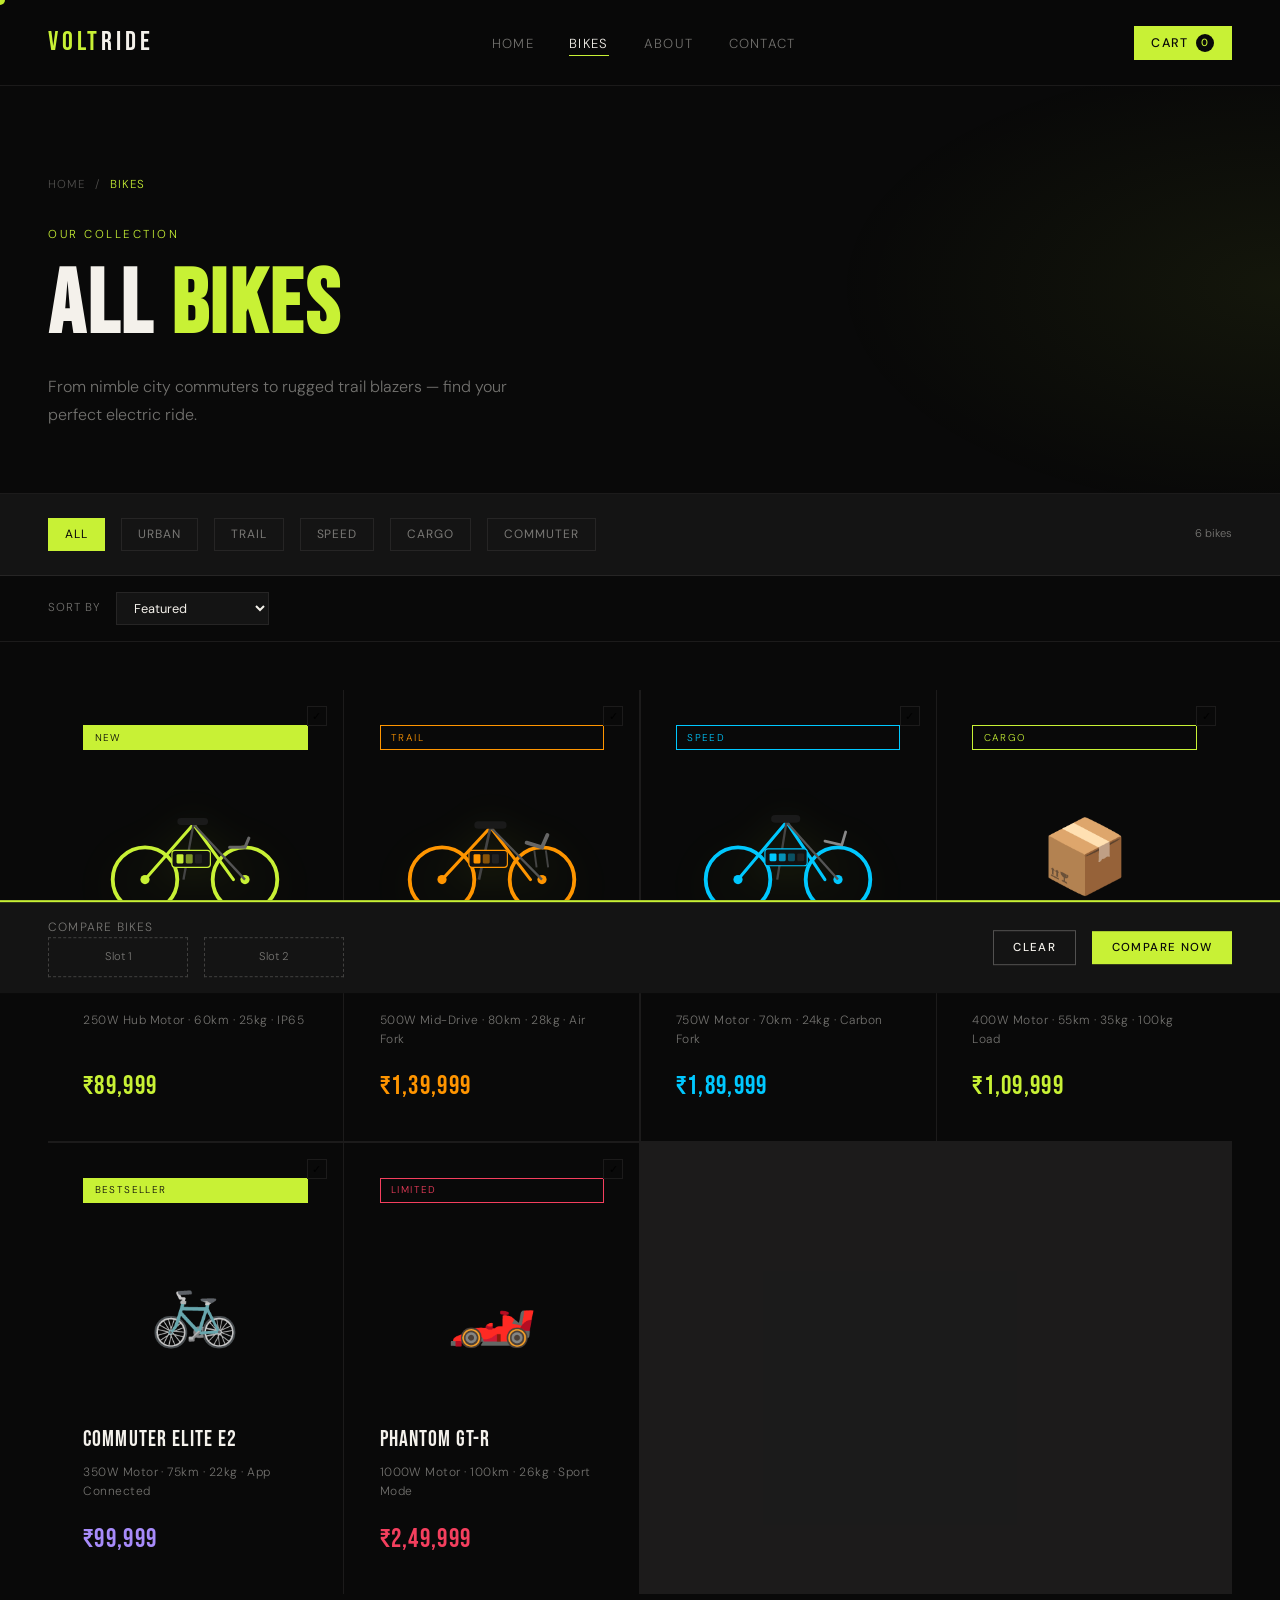
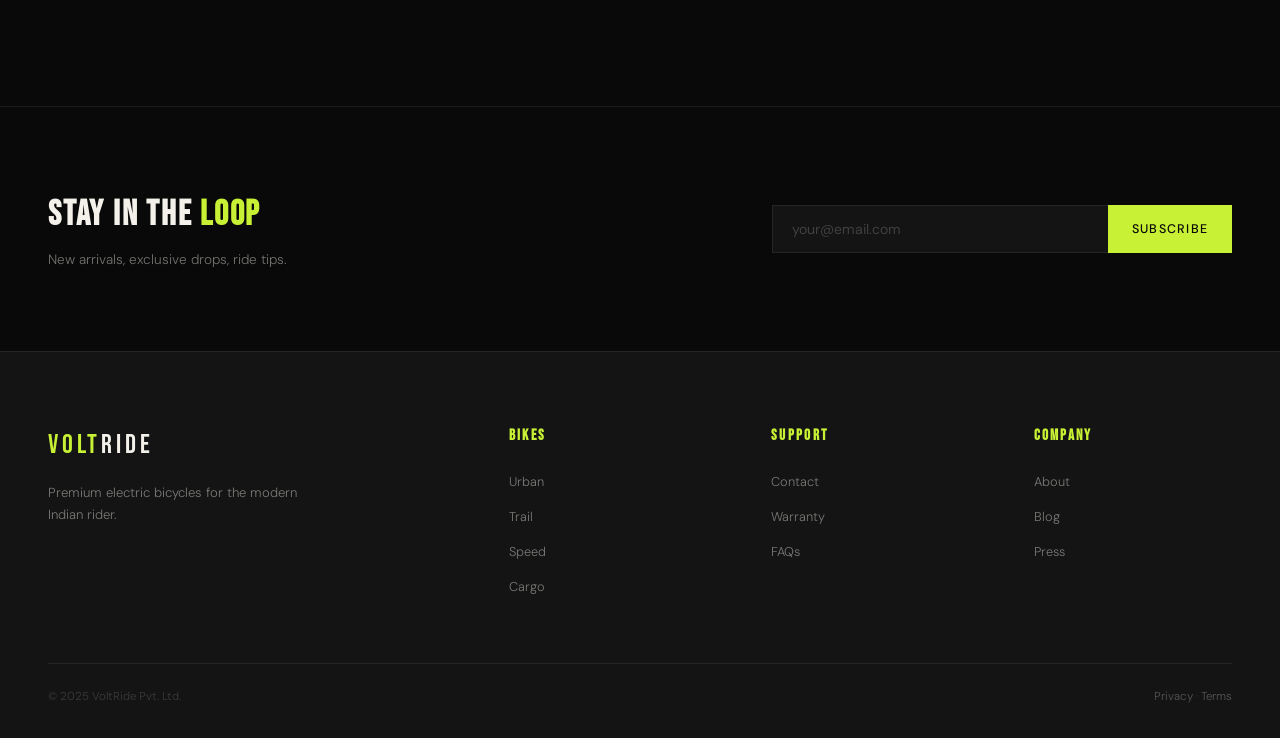
<file: bikes.html>
<!DOCTYPE html>
<html lang="en">
<head>
  <!-- Google Tag Manager -->
<script>(function(w,d,s,l,i){w[l]=w[l]||[];w[l].push({'gtm.start':
new Date().getTime(),event:'gtm.js'});var f=d.getElementsByTagName(s)[0],
j=d.createElement(s),dl=l!='dataLayer'?'&l='+l:'';j.async=true;j.src=
'https://www.googletagmanager.com/gtm.js?id='+i+dl;f.parentNode.insertBefore(j,f);
})(window,document,'script','dataLayer','GTM-PG5LNXJS');</script>
<!-- End Google Tag Manager -->
  <!-- Google tag (gtag.js) -->
<script async src="https://www.googletagmanager.com/gtag/js?id=G-JZGEN7ZBJ4"></script>
<script>
  window.dataLayer = window.dataLayer || [];
  function gtag(){dataLayer.push(arguments);}
  gtag('js', new Date());

  gtag('config', 'G-JZGEN7ZBJ4');
</script>
  <meta charset="UTF-8"/>
  <meta name="viewport" content="width=device-width, initial-scale=1.0"/>
  <title>VoltRide — All Bikes</title>
  <link rel="stylesheet" href="style.css"/>
  <style>
    .sort-bar {
      display: flex; align-items: center; gap: 1rem;
      padding: 1rem 3rem; border-bottom: 1px solid var(--border);
      background: var(--black);
    }
    .sort-label { font-size: .72rem; color: var(--muted); letter-spacing: .08em; text-transform: uppercase; }
    .sort-select {
      background: var(--mid); border: 1px solid var(--border);
      color: var(--white); font-family: 'DM Sans',sans-serif; font-size: .8rem;
      padding: .4rem .8rem; outline: none; cursor: none;
    }
    .sort-select:focus { border-color: var(--volt); }
    .sort-select option { background: #1a1a1a; }

    .bike-compare-bar {
      position: fixed; bottom: 0; left: 0; right: 0;
      background: var(--mid); border-top: 2px solid var(--volt);
      padding: 1rem 3rem;
      display: flex; align-items: center; justify-content: space-between;
      z-index: 500;
      transform: translateY(100%);
      transition: transform .3s var(--ease);
    }
    .bike-compare-bar.visible { transform: translateY(0); }
    .compare-items { display: flex; gap: 1rem; }
    .compare-slot {
      width: 140px; height: 40px;
      border: 1px dashed rgba(244,241,235,.2);
      display: flex; align-items: center; justify-content: center;
      font-size: .7rem; color: var(--muted);
    }
    .compare-slot.filled { border-color: var(--volt); color: var(--white); font-size: .72rem; text-align: center; padding: 0 .5rem; }

    .product-card .compare-check {
      position: absolute; top: 1rem; right: 1rem;
      width: 20px; height: 20px;
      border: 1px solid var(--border);
      background: var(--black);
      display: flex; align-items: center; justify-content: center;
      font-size: .7rem; cursor: none;
      transition: all .2s;
      z-index: 10;
    }
    .product-card .compare-check.checked { background: var(--volt); border-color: var(--volt); color: var(--black); }

    @media (max-width: 900px) {
      .sort-bar { padding: 1rem 1.5rem; flex-wrap: wrap; }
      .bike-compare-bar { padding: 1rem 1.5rem; }
      .compare-items { gap: .5rem; }
      .compare-slot { width: 100px; }
    }
  </style>
</head>
<body>
  <!-- Google Tag Manager (noscript) -->
<noscript><iframe src="https://www.googletagmanager.com/ns.html?id=GTM-PG5LNXJS"
height="0" width="0" style="display:none;visibility:hidden"></iframe></noscript>
<!-- End Google Tag Manager (noscript) -->
<div class="cursor" id="cursor"></div>
<div class="toast" id="toast"></div>

<nav class="nav">
  <a class="nav-logo" href="index.html"><span class="accent">VOLT</span>RIDE</a>
  <ul class="nav-links">
    <li><a href="index.html">Home</a></li>
    <li><a href="bikes.html" class="active">Bikes</a></li>
    <li><a href="about.html">About</a></li>
    <li><a href="contact.html">Contact</a></li>
  </ul>
  <div class="nav-actions">
    <button class="nav-cart-btn" onclick="openCart()">Cart <span class="cart-badge" id="cartCount">0</span></button>
    <button class="nav-hamburger" onclick="openMobileMenu()"><span></span><span></span><span></span></button>
  </div>
</nav>

<div class="mobile-menu" id="mobileMenu">
  <button class="mobile-close" onclick="closeMobileMenu()">✕</button>
  <a href="index.html" onclick="closeMobileMenu()">Home</a>
  <a href="bikes.html" onclick="closeMobileMenu()">Bikes</a>
  <a href="about.html" onclick="closeMobileMenu()">About</a>
  <a href="contact.html" onclick="closeMobileMenu()">Contact</a>
</div>

<div class="cart-overlay" id="cartOverlay" onclick="closeCart()"></div>
<div class="cart-drawer" id="cartDrawer">
  <div class="cart-head"><h3>Cart</h3><button class="cart-close" onclick="closeCart()">✕</button></div>
  <div class="cart-body" id="cartBody"></div>
  <div class="cart-foot">
    <div class="cart-total"><span class="cart-total-label">Total</span><span class="cart-total-price" id="cartTotal">₹0</span></div>
    <button class="btn btn-volt" style="width:100%;justify-content:center" onclick="checkout()">Checkout →</button>
    <br/><a href="cart.html" style="display:block;text-align:center;margin-top:.8rem;font-size:.75rem;color:var(--muted)">View full cart</a>
  </div>
</div>

<div class="page-wrap">
  <!-- PAGE HERO -->
  <div class="page-hero">
    <div class="breadcrumb"><a href="index.html">Home</a> / <span>Bikes</span></div>
    <p class="page-hero-eyebrow">Our Collection</p>
    <h1 class="page-hero-title anim-fadeup">All <span style="color:var(--volt)">Bikes</span></h1>
    <p class="page-hero-sub anim-fadeup delay-1">From nimble city commuters to rugged trail blazers — find your perfect electric ride.</p>
  </div>

  <!-- FILTER BAR -->
  <div class="filter-bar">
    <button class="filter-chip active" data-filter="all">All</button>
    <button class="filter-chip" data-filter="urban">Urban</button>
    <button class="filter-chip" data-filter="trail">Trail</button>
    <button class="filter-chip" data-filter="speed">Speed</button>
    <button class="filter-chip" data-filter="cargo">Cargo</button>
    <button class="filter-chip" data-filter="commuter">Commuter</button>
    <span class="filter-count" id="filterCount">6 bikes</span>
  </div>

  <!-- SORT BAR -->
  <div class="sort-bar">
    <span class="sort-label">Sort by</span>
    <select class="sort-select" id="sortSelect" onchange="sortBikes()">
      <option value="default">Featured</option>
      <option value="price-asc">Price: Low to High</option>
      <option value="price-desc">Price: High to Low</option>
      <option value="range">Range</option>
    </select>
  </div>

  <!-- GRID -->
  <section class="section" style="padding-top:3rem">
    <div class="products-grid cols-4" id="bikesGrid">

      <div class="product-card" data-category="urban" data-price="89999" data-range="60">
        <button class="compare-check" onclick="toggleCompare(this,'VOLT URBAN X1')">✓</button>
        <span class="tag tag-filled-volt" style="margin-bottom:1rem">New</span>
        <div class="card-img">
          <svg viewBox="0 0 260 160" width="200" fill="none"><circle cx="65" cy="110" r="42" stroke="var(--volt)" stroke-width="5"/><circle cx="65" cy="110" r="6" fill="var(--volt)"/><circle cx="195" cy="110" r="42" stroke="var(--volt)" stroke-width="5"/><circle cx="195" cy="110" r="6" fill="var(--volt)"/><path d="M65 110 L128 38 L180 110" stroke="var(--volt)" stroke-width="4" stroke-linecap="round" stroke-linejoin="round" fill="none"/><path d="M128 38 L195 110" stroke="#555" stroke-width="3"/><path d="M128 38 L115 110" stroke="#444" stroke-width="3"/><rect x="100" y="72" width="50" height="22" rx="4" fill="#111" stroke="var(--volt)" stroke-width="1.5"/><rect x="106" y="77" width="9" height="12" rx="1.5" fill="var(--volt)"/><rect x="118" y="77" width="9" height="12" rx="1.5" fill="var(--volt)" opacity=".6"/><rect x="130" y="77" width="9" height="12" rx="1.5" fill="#222"/><path d="M175 68 L195 68 L200 56" stroke="#666" stroke-width="4" stroke-linecap="round" fill="none"/><rect x="107" y="30" width="40" height="9" rx="4.5" fill="#1a1a1a"/></svg>
        </div>
        <div class="card-name">VOLT URBAN X1</div>
        <div class="card-spec">250W Hub Motor · 60km · 25kg · IP65</div>
        <div class="card-footer">
          <div class="card-price">₹89,999</div>
          <button class="card-add btn" onclick="VoltCart.add('VOLT URBAN X1',89999); showToast('⚡ Added to cart!')">+</button>
        </div>
      </div>

      <div class="product-card" data-category="trail" data-price="139999" data-range="80">
        <button class="compare-check" onclick="toggleCompare(this,'APEX TRAIL PRO')">✓</button>
        <span class="tag tag-orange" style="margin-bottom:1rem">Trail</span>
        <div class="card-img">
          <svg viewBox="0 0 260 160" width="200" fill="none"><circle cx="65" cy="110" r="42" stroke="#ff9500" stroke-width="5"/><circle cx="65" cy="110" r="6" fill="#ff9500"/><circle cx="195" cy="110" r="42" stroke="#ff9500" stroke-width="5"/><circle cx="195" cy="110" r="6" fill="#ff9500"/><path d="M65 110 L128 42 L180 110" stroke="#ff9500" stroke-width="4" stroke-linecap="round" stroke-linejoin="round" fill="none"/><path d="M128 42 L195 110" stroke="#555" stroke-width="3"/><path d="M128 42 L113 110" stroke="#444" stroke-width="3.5"/><rect x="100" y="72" width="50" height="22" rx="4" fill="#111" stroke="#ff9500" stroke-width="1.5"/><rect x="106" y="77" width="9" height="12" rx="1.5" fill="#ff9500"/><rect x="118" y="77" width="9" height="12" rx="1.5" fill="#ff9500" opacity=".5"/><rect x="130" y="77" width="9" height="12" rx="1.5" fill="#222"/><path d="M175 62 L195 68 L202 52" stroke="#666" stroke-width="5" stroke-linecap="round" fill="none"/><rect x="107" y="34" width="42" height="10" rx="5" fill="#1a1a1a"/><line x1="185" y1="72" x2="188" y2="94" stroke="#444" stroke-width="2.5"/><line x1="200" y1="72" x2="203" y2="94" stroke="#444" stroke-width="2.5"/></svg>
        </div>
        <div class="card-name">APEX TRAIL PRO</div>
        <div class="card-spec">500W Mid-Drive · 80km · 28kg · Air Fork</div>
        <div class="card-footer">
          <div class="card-price" style="color:#ff9500">₹1,39,999</div>
          <button class="card-add btn" style="background:#ff9500" onclick="VoltCart.add('APEX TRAIL PRO',139999,'#ff9500','⛰️'); showToast('⛰️ Added to cart!')">+</button>
        </div>
      </div>

      <div class="product-card" data-category="speed" data-price="189999" data-range="70">
        <button class="compare-check" onclick="toggleCompare(this,'STORMRIDER S3')">✓</button>
        <span class="tag tag-blue" style="margin-bottom:1rem">Speed</span>
        <div class="card-img">
          <svg viewBox="0 0 260 160" width="200" fill="none"><circle cx="65" cy="110" r="42" stroke="#00c8ff" stroke-width="5"/><circle cx="65" cy="110" r="6" fill="#00c8ff"/><circle cx="195" cy="110" r="42" stroke="#00c8ff" stroke-width="5"/><circle cx="195" cy="110" r="6" fill="#00c8ff"/><path d="M65 110 L128 35 L178 110" stroke="#00c8ff" stroke-width="4" stroke-linecap="round" stroke-linejoin="round" fill="none"/><path d="M128 35 L195 110" stroke="#555" stroke-width="3"/><path d="M128 35 L116 110" stroke="#444" stroke-width="3"/><rect x="100" y="70" width="55" height="22" rx="4" fill="#111" stroke="#00c8ff" stroke-width="1.5"/><rect x="106" y="76" width="9" height="10" rx="1.5" fill="#00c8ff"/><rect x="118" y="76" width="9" height="10" rx="1.5" fill="#00c8ff" opacity=".7"/><rect x="130" y="76" width="9" height="10" rx="1.5" fill="#00c8ff" opacity=".35"/><rect x="142" y="76" width="9" height="10" rx="1.5" fill="#222"/><path d="M178 60 L200 65 L205 48" stroke="#888" stroke-width="3.5" stroke-linecap="round" fill="none"/><rect x="108" y="26" width="38" height="10" rx="5" fill="#1a1a1a"/></svg>
        </div>
        <div class="card-name">STORMRIDER S3</div>
        <div class="card-spec">750W Motor · 70km · 24kg · Carbon Fork</div>
        <div class="card-footer">
          <div class="card-price" style="color:#00c8ff">₹1,89,999</div>
          <button class="card-add btn" style="background:#00c8ff" onclick="VoltCart.add('STORMRIDER S3',189999,'#00c8ff','🌩️'); showToast('🌩️ Added to cart!')">+</button>
        </div>
      </div>

      <div class="product-card" data-category="cargo" data-price="109999" data-range="55">
        <button class="compare-check" onclick="toggleCompare(this,'HAULER CARGO C1')">✓</button>
        <span class="tag tag-volt" style="margin-bottom:1rem">Cargo</span>
        <div class="card-img" style="font-size:4.5rem;color:var(--volt)">📦</div>
        <div class="card-name">HAULER CARGO C1</div>
        <div class="card-spec">400W Motor · 55km · 35kg · 100kg Load</div>
        <div class="card-footer">
          <div class="card-price">₹1,09,999</div>
          <button class="card-add btn" onclick="VoltCart.add('HAULER CARGO C1',109999); showToast('⚡ Added!')">+</button>
        </div>
      </div>

      <div class="product-card" data-category="commuter" data-price="99999" data-range="75">
        <button class="compare-check" onclick="toggleCompare(this,'COMMUTER ELITE E2')">✓</button>
        <span class="tag tag-filled-volt" style="margin-bottom:1rem">Bestseller</span>
        <div class="card-img" style="font-size:4.5rem;color:var(--purple)">🚲</div>
        <div class="card-name">COMMUTER ELITE E2</div>
        <div class="card-spec">350W Motor · 75km · 22kg · App Connected</div>
        <div class="card-footer">
          <div class="card-price" style="color:var(--purple)">₹99,999</div>
          <button class="card-add btn" style="background:var(--purple)" onclick="VoltCart.add('COMMUTER ELITE E2',99999,'var(--purple)','🚲'); showToast('🚲 Added!')">+</button>
        </div>
      </div>

      <div class="product-card" data-category="speed" data-price="249999" data-range="100">
        <button class="compare-check" onclick="toggleCompare(this,'PHANTOM GT-R')">✓</button>
        <span class="tag tag-red" style="margin-bottom:1rem">Limited</span>
        <div class="card-img" style="font-size:4.5rem;color:var(--red)">🏎️</div>
        <div class="card-name">PHANTOM GT-R</div>
        <div class="card-spec">1000W Motor · 100km · 26kg · Sport Mode</div>
        <div class="card-footer">
          <div class="card-price" style="color:var(--red)">₹2,49,999</div>
          <button class="card-add btn" style="background:var(--red)" onclick="VoltCart.add('PHANTOM GT-R',249999,'var(--red)','🏎️'); showToast('🏎️ Added!')">+</button>
        </div>
      </div>

    </div>
  </section>

  <!-- NEWSLETTER -->
  <div class="newsletter-strip">
    <div><h3 class="nl-title">Stay in the <span class="text-volt">Loop</span></h3><p class="nl-sub">New arrivals, exclusive drops, ride tips.</p></div>
    <div class="nl-form"><input class="nl-input" type="email" id="nlEmail" placeholder="your@email.com"/><button class="nl-btn" onclick="subscribe('nlEmail')">Subscribe</button></div>
  </div>

  <footer class="footer">
    <div class="footer-top">
      <div class="footer-brand"><a class="nav-logo" href="index.html"><span class="accent">VOLT</span>RIDE</a><p>Premium electric bicycles for the modern Indian rider.</p></div>
      <div class="footer-col"><h4>Bikes</h4><ul><li><a href="bikes.html?cat=urban">Urban</a></li><li><a href="bikes.html?cat=trail">Trail</a></li><li><a href="bikes.html?cat=speed">Speed</a></li><li><a href="bikes.html?cat=cargo">Cargo</a></li></ul></div>
      <div class="footer-col"><h4>Support</h4><ul><li><a href="contact.html">Contact</a></li><li><a href="#">Warranty</a></li><li><a href="#">FAQs</a></li></ul></div>
      <div class="footer-col"><h4>Company</h4><ul><li><a href="about.html">About</a></li><li><a href="#">Blog</a></li><li><a href="#">Press</a></li></ul></div>
    </div>
    <div class="footer-bottom"><p>© 2025 VoltRide Pvt. Ltd.</p><p><a href="#">Privacy</a> · <a href="#">Terms</a></p></div>
  </footer>
</div>

<!-- COMPARE BAR -->
<div class="bike-compare-bar" id="compareBar">
  <div><p style="font-size:.75rem;letter-spacing:.1em;text-transform:uppercase;color:var(--muted)">Compare bikes</p><div class="compare-items" id="compareSlots"><div class="compare-slot">Slot 1</div><div class="compare-slot">Slot 2</div></div></div>
  <div style="display:flex;gap:1rem;align-items:center">
    <button class="btn btn-outline btn-sm" onclick="clearCompare()">Clear</button>
    <button class="btn btn-volt btn-sm" onclick="showToast('Compare feature coming soon!')">Compare Now</button>
  </div>
</div>

<script src="script.js"></script>
<script>
// Sort
function sortBikes() {
  const v = document.getElementById('sortSelect').value;
  const grid = document.getElementById('bikesGrid');
  const cards = [...grid.querySelectorAll('.product-card')];
  cards.sort((a,b) => {
    if (v === 'price-asc') return +a.dataset.price - +b.dataset.price;
    if (v === 'price-desc') return +b.dataset.price - +a.dataset.price;
    if (v === 'range') return +b.dataset.range - +a.dataset.range;
    return 0;
  });
  cards.forEach(c => grid.appendChild(c));
}

// Compare
let compareList = [];
function toggleCompare(btn, name) {
  if (btn.classList.contains('checked')) {
    btn.classList.remove('checked');
    compareList = compareList.filter(n => n !== name);
  } else {
    if (compareList.length >= 2) { showToast('Max 2 bikes for compare'); return; }
    btn.classList.add('checked');
    compareList.push(name);
  }
  updateCompareBar();
}
function updateCompareBar() {
  const bar = document.getElementById('compareBar');
  const slots = document.getElementById('compareSlots');
  bar.classList.toggle('visible', compareList.length > 0);
  slots.innerHTML = [0,1].map(i => compareList[i]
    ? `<div class="compare-slot filled">${compareList[i]}</div>`
    : `<div class="compare-slot">Slot ${i+1}</div>`
  ).join('');
}
function clearCompare() {
  compareList = [];
  document.querySelectorAll('.compare-check').forEach(b => b.classList.remove('checked'));
  updateCompareBar();
}

// URL filter param
window.addEventListener('DOMContentLoaded', () => {
  const cat = new URLSearchParams(window.location.search).get('cat');
  if (cat) {
    const chip = document.querySelector(`.filter-chip[data-filter="${cat}"]`);
    if (chip) chip.click();
  }
});
</script>
</body>
</html>
</file>
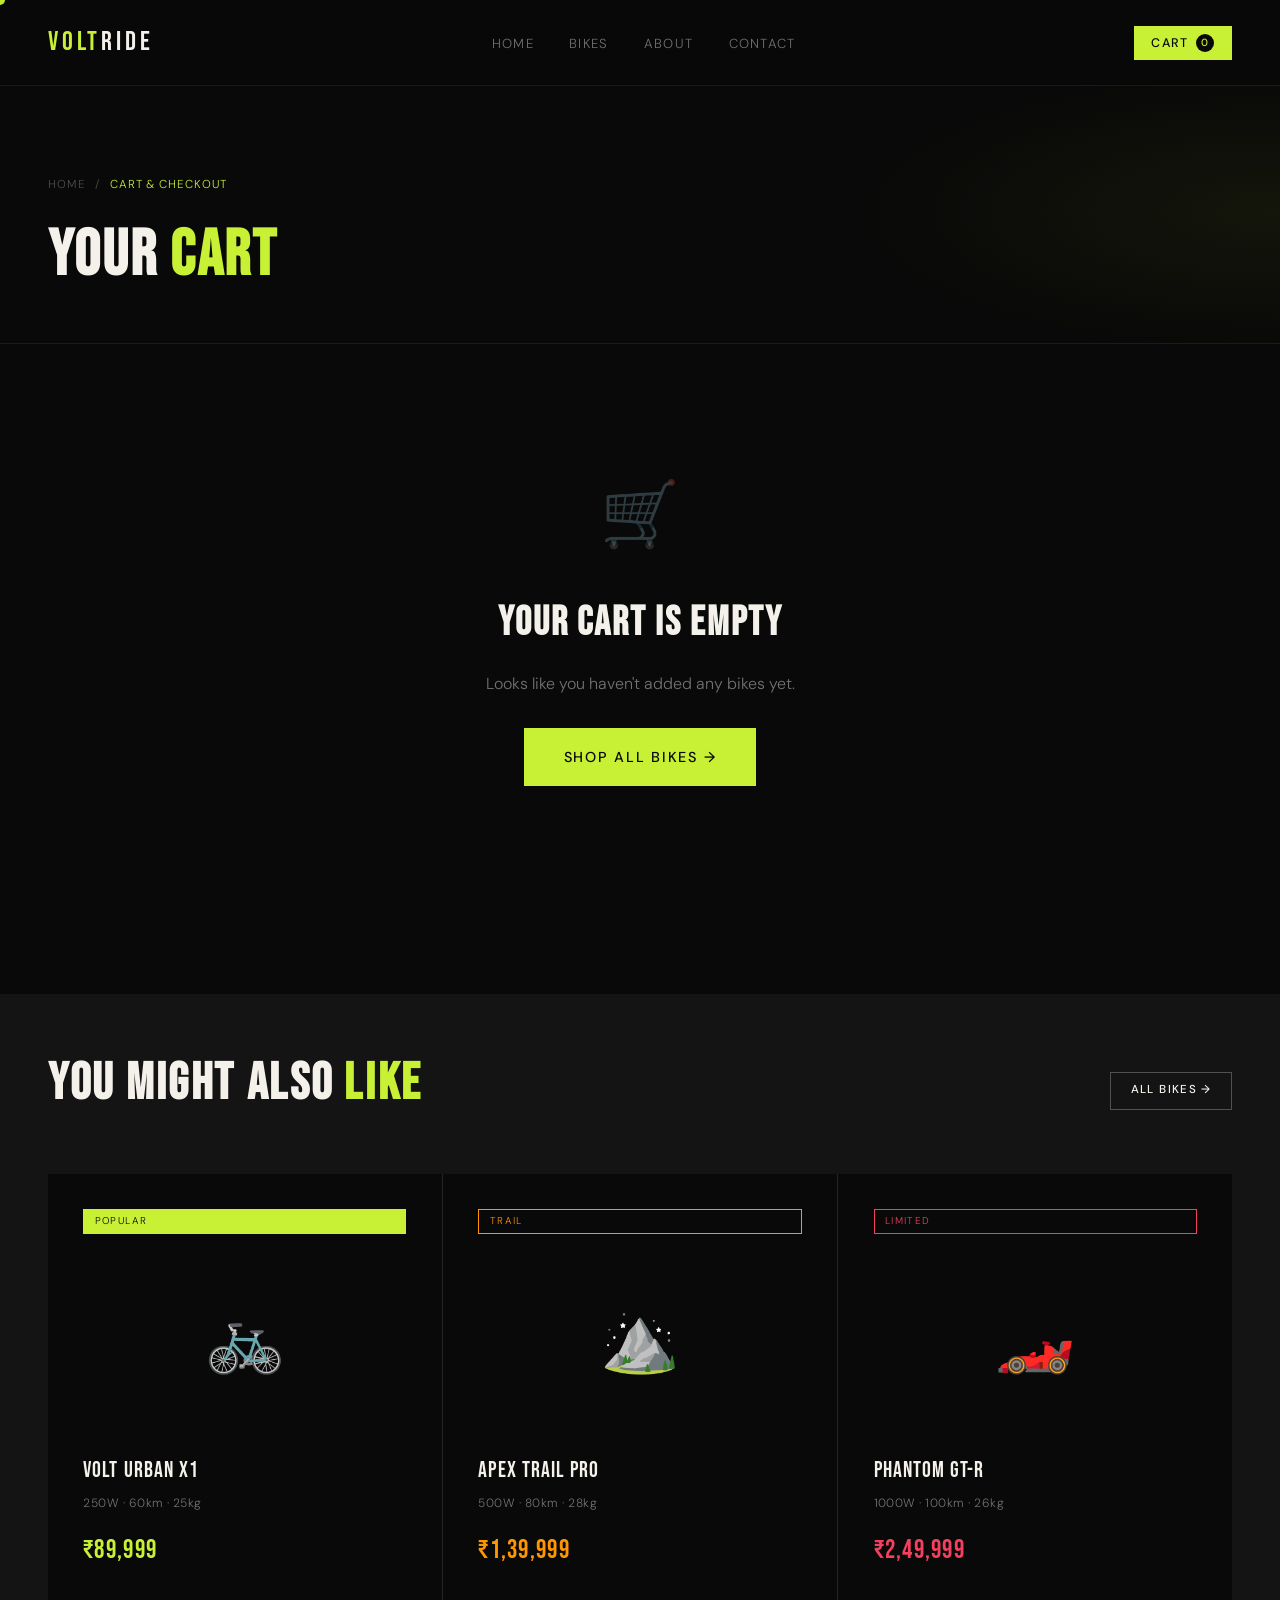
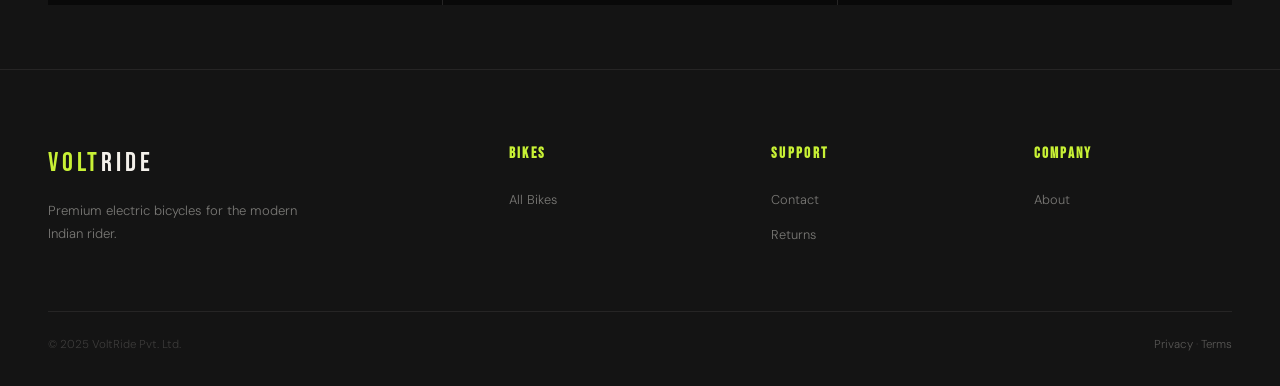
<file: cart.html>
<!DOCTYPE html>
<html lang="en">
<head>
  <!-- Google Tag Manager -->
<script>(function(w,d,s,l,i){w[l]=w[l]||[];w[l].push({'gtm.start':
new Date().getTime(),event:'gtm.js'});var f=d.getElementsByTagName(s)[0],
j=d.createElement(s),dl=l!='dataLayer'?'&l='+l:'';j.async=true;j.src=
'https://www.googletagmanager.com/gtm.js?id='+i+dl;f.parentNode.insertBefore(j,f);
})(window,document,'script','dataLayer','GTM-PG5LNXJS');</script>
<!-- End Google Tag Manager -->
  <!-- Google tag (gtag.js) -->
<script async src="https://www.googletagmanager.com/gtag/js?id=G-JZGEN7ZBJ4"></script>
<script>
  window.dataLayer = window.dataLayer || [];
  function gtag(){dataLayer.push(arguments);}
  gtag('js', new Date());

  gtag('config', 'G-JZGEN7ZBJ4');
</script>
  <meta charset="UTF-8"/>
  <meta name="viewport" content="width=device-width, initial-scale=1.0"/>
  <title>VoltRide — Cart & Checkout</title>
  <link rel="stylesheet" href="style.css"/>
  <style>

    /* ─── CART TABLE ─────────────────────────────── */
    .cart-page-grid {
      display: grid; grid-template-columns: 1fr 360px;
      gap: 3rem; align-items: start;
    }
    .cart-table-head {
      display: grid; grid-template-columns: 2fr 1fr 1fr 1fr 40px;
      gap: 1rem; padding: 1rem 0;
      border-bottom: 1px solid var(--border);
      font-size: .68rem; letter-spacing: .12em; text-transform: uppercase; color: var(--muted);
    }
    .cart-row {
      display: grid; grid-template-columns: 2fr 1fr 1fr 1fr 40px;
      gap: 1rem; padding: 1.6rem 0;
      border-bottom: 1px solid var(--border);
      align-items: center;
    }
    .cart-row-product { display: flex; gap: 1.2rem; align-items: center; }
    .cart-row-thumb {
      width: 64px; height: 52px;
      background: var(--mid); border: 1px solid var(--border);
      display: flex; align-items: center; justify-content: center;
      font-size: 1.4rem; flex-shrink: 0;
    }
    .cart-row-name { font-size: .9rem; font-weight: 500; }
    .cart-row-sub  { font-size: .7rem; color: var(--muted); margin-top: .15rem; }
    .cart-row-price { font-size: .9rem; color: var(--volt); }
    .qty-control { display: flex; align-items: center; gap: .5rem; }
    .qty-control button {
      width: 28px; height: 28px;
      background: var(--mid); border: 1px solid var(--border);
      color: var(--white); font-size: .9rem;
      display: flex; align-items: center; justify-content: center;
      transition: border-color .2s, color .2s; cursor: pointer;
    }
    .qty-control button:hover { border-color: var(--volt); color: var(--volt); }
    .qty-control span { font-size: .88rem; min-width: 24px; text-align: center; }
    .remove-btn { background: none; border: none; color: rgba(244,241,235,.25); font-size: 1rem; transition: color .2s; cursor: pointer; }
    .remove-btn:hover { color: var(--red); }

    /* order summary sidebar */
    .order-summary {
      background: var(--mid); border: 1px solid var(--border); padding: 2rem;
      position: sticky; top: 100px;
    }
    .summary-title { font-family: 'Bebas Neue', sans-serif; font-size: 1.4rem; letter-spacing: .06em; margin-bottom: 1.5rem; }
    .summary-row { display: flex; justify-content: space-between; padding: .6rem 0; font-size: .85rem; }
    .summary-row.total { border-top: 1px solid var(--border); margin-top: .5rem; padding-top: 1rem; }
    .summary-row.total .label { font-family: 'Bebas Neue', sans-serif; font-size: 1.1rem; letter-spacing: .05em; }
    .summary-row.total .val   { font-family: 'Bebas Neue', sans-serif; font-size: 1.4rem; color: var(--volt); }
    .summary-label { color: var(--muted); }
    .promo-form { display: flex; gap: 0; margin: 1.5rem 0; }
    .promo-input {
      flex: 1; background: var(--black); border: 1px solid var(--border);
      border-right: none; color: var(--white);
      font-family: 'DM Sans', sans-serif; font-size: .82rem;
      padding: .7rem 1rem; outline: none;
    }
    .promo-input:focus { border-color: var(--volt); }
    .promo-input::placeholder { color: rgba(244,241,235,.2); }
    .promo-apply {
      background: var(--volt); color: var(--black); border: none;
      padding: .7rem 1rem; font-size: .75rem; font-weight: 500;
      letter-spacing: .08em; text-transform: uppercase; cursor: pointer;
      transition: background .2s;
    }
    .promo-apply:hover { background: var(--volt2); }
    .trust-badges { display: flex; gap: 1.2rem; margin-top: 1.5rem; flex-wrap: wrap; }
    .trust-badge { display: flex; gap: .4rem; align-items: center; font-size: .7rem; color: var(--muted); }
    .emi-note { font-size: .72rem; color: var(--muted); line-height: 1.6; margin-top: 1rem; padding-top: 1rem; border-top: 1px solid var(--border); }

    .empty-cart { text-align: center; padding: 6rem 2rem; grid-column: 1 / -1; }
    .empty-cart-icon { font-size: 4rem; margin-bottom: 1.5rem; opacity: .3; }
    .empty-cart h2 { font-family: 'Bebas Neue', sans-serif; font-size: 2.5rem; letter-spacing: .05em; margin-bottom: 1rem; }
    .empty-cart p  { color: var(--muted); margin-bottom: 2rem; }

    /* ─── SECTION DIVIDER ────────────────────────── */
    .checkout-divider {
      display: flex; align-items: center; gap: 1.5rem;
      padding: 2.5rem 0 1rem;
      margin-top: 1rem;
    }
    .checkout-divider-line { flex: 1; height: 1px; background: var(--border); }
    .checkout-divider-label {
      font-family: 'Bebas Neue', sans-serif;
      font-size: 1rem; letter-spacing: .14em; color: var(--volt);
      white-space: nowrap;
    }

    /* ─── CHECKOUT FORM GRID ─────────────────────── */
    .checkout-form-grid {
      display: grid; grid-template-columns: 1fr 1fr;
      gap: 3rem; margin-top: 1.5rem;
    }
    .checkout-form-full { grid-column: 1 / -1; }

    /* section card */
    .co-card {
      border: 1px solid var(--border);
      margin-bottom: 2rem;
    }
    .co-card:last-child { margin-bottom: 0; }
    .co-card-head {
      display: flex; align-items: center; gap: .9rem;
      padding: 1.1rem 1.6rem;
      background: var(--mid);
      border-bottom: 1px solid var(--border);
    }
    .co-step {
      width: 24px; height: 24px; border-radius: 50%;
      background: var(--volt); color: var(--black);
      font-size: .7rem; font-weight: 700;
      display: flex; align-items: center; justify-content: center;
      flex-shrink: 0;
    }
    .co-card-title {
      font-family: 'Bebas Neue', sans-serif;
      font-size: 1.05rem; letter-spacing: .07em;
    }
    .co-card-body { padding: 1.6rem; }

    /* sub-headings inside cards */
    .co-sub {
      font-size: .62rem; letter-spacing: .15em; text-transform: uppercase;
      color: var(--volt);
      margin: 1.2rem 0 .75rem;
      padding-bottom: .4rem;
      border-bottom: 1px solid var(--border);
    }
    .co-sub:first-child { margin-top: 0; }

    /* ─── FORM FIELDS ────────────────────────────── */
    .f-row { display: grid; grid-template-columns: 1fr 1fr; gap: 1rem; }
    .f-row.cols3 { grid-template-columns: 1fr 1fr 1fr; }
    .f { display: flex; flex-direction: column; gap: .32rem; margin-bottom: .85rem; }
    .f:last-child { margin-bottom: 0; }
    .f label { font-size: .6rem; letter-spacing: .13em; text-transform: uppercase; color: var(--muted); }
    .f .req { color: var(--volt); }
    .f input, .f select, .f textarea {
      background: var(--black); border: 1px solid var(--border);
      color: var(--white); font-family: 'DM Sans', sans-serif;
      font-size: .87rem; font-weight: 300;
      padding: .72rem 1rem; outline: none; width: 100%;
      transition: border-color .2s; -webkit-appearance: none; appearance: none;
    }
    .f input::placeholder, .f textarea::placeholder { color: rgba(244,241,235,.16); }
    .f input:focus, .f select:focus, .f textarea:focus { border-color: var(--volt); }
    .f input.err { border-color: var(--red); }
    .f .hint { font-size: .62rem; color: var(--muted); margin-top: .18rem; }
    .f .errmsg { font-size: .62rem; color: var(--red); display: none; margin-top: .18rem; }
    .f .errmsg.on { display: block; }
    .f select {
      background-image: url("data:image/svg+xml,%3Csvg xmlns='http://www.w3.org/2000/svg' width='11' height='7' fill='none'%3E%3Cpath d='M1 1l4.5 4.5L10 1' stroke='%23555' stroke-width='1.4'/%3E%3C/svg%3E");
      background-repeat: no-repeat; background-position: right .9rem center;
      padding-right: 2.2rem; cursor: pointer;
    }
    .f select option { background: #1a1a1a; color: var(--white); }
    .pfx { position: relative; }
    .pfx-lbl { position: absolute; left: 1rem; top: 50%; transform: translateY(-50%); font-size: .82rem; color: var(--muted); pointer-events: none; }
    .pfx input { padding-left: 2.4rem; }
    .f textarea { resize: vertical; min-height: 70px; }

    /* checkboxes */
    .chk-row { display: flex; flex-direction: column; gap: .55rem; }
    .chk { display: flex; align-items: flex-start; gap: .7rem; font-size: .8rem; color: var(--muted); cursor: pointer; }
    .chk input[type="checkbox"] { width: 15px; height: 15px; flex-shrink: 0; margin-top: .18rem; accent-color: var(--volt); cursor: pointer; }

    /* ─── PAYMENT OPTIONS ────────────────────────── */
    .pay-list { display: flex; flex-direction: column; }
    .pay-opt {
      display: flex; align-items: center; gap: 1rem;
      padding: .95rem 1.2rem;
      border: 1px solid var(--border); border-top: none;
      cursor: pointer; transition: border-color .2s, background .2s;
    }
    .pay-opt:first-child { border-top: 1px solid var(--border); }
    .pay-opt:has(input:checked) { border-color: var(--volt); background: rgba(200,241,53,.04); z-index: 1; }
    .pay-opt input[type="radio"] { width: 16px; height: 16px; accent-color: var(--volt); cursor: pointer; flex-shrink: 0; }
    .pay-ico  { font-size: 1.25rem; flex-shrink: 0; }
    .pay-name { font-size: .87rem; font-weight: 500; display: block; }
    .pay-desc { font-size: .68rem; color: var(--muted); margin-top: .06rem; display: block; }
    .pay-tag  { font-size: .58rem; letter-spacing: .1em; text-transform: uppercase; padding: .18rem .52rem; background: var(--volt); color: var(--black); font-weight: 600; flex-shrink: 0; margin-left: auto; }

    /* card sub-fields — CSS :has() toggle, no JS needed */
    .card-sub {
      display: none; flex-direction: column; gap: .9rem;
      border: 1px solid var(--border); border-top: none;
      padding: 1.2rem 1.4rem;
      background: rgba(200,241,53,.02);
    }
    .pay-list:has(#pay-card:checked) .card-sub { display: flex; }

    /* upi sub-field */
    .upi-sub {
      display: none;
      border: 1px solid var(--border); border-top: none;
      padding: 1.2rem 1.4rem;
      background: rgba(200,241,53,.02);
    }
    .pay-list:has(#pay-upi:checked) .upi-sub { display: block; }

    /* security strip */
    .sec-strip {
      display: flex; flex-wrap: wrap; gap: 1rem;
      padding: .85rem 1.1rem;
      border: 1px solid var(--border); background: rgba(200,241,53,.02);
      margin-top: 1.2rem;
    }
    .sec-item { display: flex; align-items: center; gap: .35rem; font-size: .67rem; color: var(--muted); }

    /* ─── PLACE ORDER BUTTON ─────────────────────── */
    .place-order-btn {
      display: block; width: 100%;
      background: var(--volt); color: var(--black); border: none;
      padding: 1.05rem; margin-top: 2rem;
      font-family: 'DM Sans', sans-serif; font-size: .9rem; font-weight: 500;
      letter-spacing: .13em; text-transform: uppercase;
      cursor: pointer; transition: background .2s, transform .15s;
    }
    .place-order-btn:hover  { background: var(--volt2); transform: translateY(-1px); }
    .place-order-btn:active { transform: translateY(0); }
    .tnc { font-size: .64rem; color: var(--muted); text-align: center; margin-top: .85rem; line-height: 1.65; }
    .tnc a { color: rgba(244,241,235,.4); text-decoration: underline; }

    /* ─── THANK YOU SCREEN ───────────────────────── */
    #ty-screen {
      display: none;
      min-height: 80vh;
      align-items: center; justify-content: center;
      text-align: center;
      padding: 5rem 2rem;
    }
    #ty-screen.show { display: flex; flex-direction: column; }
    .ty-ring {
      width: 80px; height: 80px; border-radius: 50%;
      border: 2px solid var(--volt);
      display: flex; align-items: center; justify-content: center;
      font-size: 2rem; color: var(--volt);
      margin: 0 auto 2rem;
      animation: ringPop .5s cubic-bezier(.34,1.56,.64,1) both;
    }
    .ty-order {
      font-size: .68rem; letter-spacing: .22em; text-transform: uppercase;
      color: var(--volt); margin-bottom: .7rem;
    }
    .ty-title {
      font-family: 'Bebas Neue', sans-serif;
      font-size: clamp(2.8rem,6vw,5rem);
      letter-spacing: .04em; line-height: .92;
      margin-bottom: 1.2rem;
    }
    .ty-title span { color: var(--volt); }
    .ty-msg { font-size: .92rem; color: var(--muted); line-height: 1.78; max-width: 420px; margin: 0 auto 2.5rem; }
    .ty-meta {
      display: inline-flex; gap: 2.5rem; flex-wrap: wrap; justify-content: center;
      border: 1px solid var(--border); background: var(--mid);
      padding: 1.2rem 2.5rem; margin-bottom: 2.5rem;
    }
    .ty-meta-item .val { font-family: 'Bebas Neue', sans-serif; font-size: 1.6rem; color: var(--volt); line-height: 1; }
    .ty-meta-item .lbl { font-size: .6rem; letter-spacing: .1em; text-transform: uppercase; color: var(--muted); margin-top: .2rem; }
    .ty-actions { display: flex; gap: 1rem; justify-content: center; flex-wrap: wrap; }

    @keyframes ringPop {
      from { opacity: 0; transform: scale(.7); }
      to   { opacity: 1; transform: scale(1); }
    }

    /* ─── RESPONSIVE ─────────────────────────────── */
    @media (max-width: 900px) {
      .cart-page-grid { grid-template-columns: 1fr; }
      .cart-table-head { display: none; }
      .cart-row { grid-template-columns: 1fr; gap: .8rem; }
      .order-summary { position: static; }
      .checkout-form-grid { grid-template-columns: 1fr; gap: 0; }
      .f-row, .f-row.cols3 { grid-template-columns: 1fr; }
    }
  </style>
</head>
<body>
  <!-- Google Tag Manager (noscript) -->
<noscript><iframe src="https://www.googletagmanager.com/ns.html?id=GTM-PG5LNXJS"
height="0" width="0" style="display:none;visibility:hidden"></iframe></noscript>
<!-- End Google Tag Manager (noscript) -->
<div class="cursor" id="cursor"></div>
<div class="toast"  id="toast"></div>

<!-- NAV -->
<nav class="nav">
  <a class="nav-logo" href="index.html"><span class="accent">VOLT</span>RIDE</a>
  <ul class="nav-links">
    <li><a href="index.html">Home</a></li>
    <li><a href="bikes.html">Bikes</a></li>
    <li><a href="about.html">About</a></li>
    <li><a href="contact.html">Contact</a></li>
  </ul>
  <div class="nav-actions">
    <button class="nav-cart-btn" onclick="openCart()">Cart <span class="cart-badge" id="cartCount">0</span></button>
    <button class="nav-hamburger" onclick="openMobileMenu()"><span></span><span></span><span></span></button>
  </div>
</nav>
<div class="mobile-menu" id="mobileMenu">
  <button class="mobile-close" onclick="closeMobileMenu()">✕</button>
  <a href="index.html" onclick="closeMobileMenu()">Home</a>
  <a href="bikes.html" onclick="closeMobileMenu()">Bikes</a>
  <a href="about.html" onclick="closeMobileMenu()">About</a>
  <a href="contact.html" onclick="closeMobileMenu()">Contact</a>
</div>
<div class="cart-overlay" id="cartOverlay" onclick="closeCart()"></div>
<div class="cart-drawer" id="cartDrawer">
  <div class="cart-head"><h3>Cart</h3><button class="cart-close" onclick="closeCart()">✕</button></div>
  <div class="cart-body" id="cartBody"></div>
  <div class="cart-foot">
    <div class="cart-total"><span class="cart-total-label">Total</span><span class="cart-total-price" id="cartTotal">₹0</span></div>
    <button class="btn btn-volt" style="width:100%;justify-content:center" onclick="closeCart()">Continue Checkout ↓</button>
  </div>
</div>

<!-- ════════════════════════════════════════════════════
     MAIN PAGE CONTENT
════════════════════════════════════════════════════ -->
<div class="page-wrap" id="mainPage">

  <!-- PAGE HEADER -->
  <div class="page-hero" style="padding-bottom:2rem">
    <div class="breadcrumb"><a href="index.html">Home</a> / <span>Cart & Checkout</span></div>
    <h1 class="page-hero-title anim-fadeup" style="font-size:clamp(2.5rem,5vw,5rem)">
      Your <span style="color:var(--volt)">Cart</span>
    </h1>
  </div>

  <section class="section" style="padding-top:1.5rem">

    <!-- ── STEP 1: CART ITEMS ── -->
    <div class="cart-page-grid" id="cartPageWrap">
      <!-- rendered by renderCartPage() -->
    </div>

    <!-- ── STEP 2: BUYER DETAILS + PAYMENT ── -->
    <div id="checkoutSection" style="display:none; margin-top:1rem">

      <div class="checkout-divider">
        <div class="checkout-divider-line"></div>
        <span class="checkout-divider-label">⚡ Buyer Details</span>
        <div class="checkout-divider-line"></div>
      </div>

      <div class="checkout-form-grid">

        <!-- LEFT COLUMN -->
        <div>

          <!-- Buyer Info Card -->
          <div class="co-card">
            <div class="co-card-head">
              <span class="co-step">1</span>
              <span class="co-card-title">Personal Information</span>
            </div>
            <div class="co-card-body">
              <div class="f-row">
                <div class="f">
                  <label>First Name <span class="req">*</span></label>
                  <input type="text" id="co-fname" placeholder="Arjun" autocomplete="given-name"/>
                  <span class="errmsg" id="e-fname">Required</span>
                </div>
                <div class="f">
                  <label>Last Name <span class="req">*</span></label>
                  <input type="text" id="co-lname" placeholder="Mehta" autocomplete="family-name"/>
                  <span class="errmsg" id="e-lname">Required</span>
                </div>
              </div>
              <div class="f">
                <label>Email Address <span class="req">*</span></label>
                <input type="email" id="co-email" placeholder="arjun@email.com" autocomplete="email"/>
                <span class="errmsg" id="e-email">Enter a valid email address</span>
              </div>
              <div class="f">
                <label>Mobile Number <span class="req">*</span></label>
                <div class="pfx">
                  <span class="pfx-lbl">+91</span>
                  <input type="tel" id="co-phone" placeholder="98765 43210" maxlength="10" autocomplete="tel"/>
                </div>
                <span class="errmsg" id="e-phone">Enter a valid 10-digit number</span>
              </div>
              <div class="f">
                <label>Alternate Phone</label>
                <div class="pfx">
                  <span class="pfx-lbl">+91</span>
                  <input type="tel" id="co-altphone" placeholder="Optional" maxlength="10"/>
                </div>
              </div>
            </div>
          </div>

          <!-- Shipping Address Card -->
          <div class="co-card">
            <div class="co-card-head">
              <span class="co-step">2</span>
              <span class="co-card-title">Delivery Address</span>
            </div>
            <div class="co-card-body">
              <div class="f">
                <label>Address Line 1 <span class="req">*</span></label>
                <input type="text" id="co-addr1" placeholder="House no., Street, Area" autocomplete="address-line1"/>
                <span class="errmsg" id="e-addr1">Required</span>
              </div>
              <div class="f">
                <label>Address Line 2</label>
                <input type="text" id="co-addr2" placeholder="Landmark, Colony (optional)" autocomplete="address-line2"/>
              </div>
              <div class="f-row cols3">
                <div class="f">
                  <label>City <span class="req">*</span></label>
                  <input type="text" id="co-city" placeholder="Bengaluru" autocomplete="address-level2"/>
                  <span class="errmsg" id="e-city">Required</span>
                </div>
                <div class="f">
                  <label>State <span class="req">*</span></label>
                  <select id="co-state">
                    <option value="">Select</option>
                    <option>Andhra Pradesh</option><option>Assam</option>
                    <option>Bihar</option><option>Delhi</option>
                    <option>Goa</option><option>Gujarat</option>
                    <option>Haryana</option><option>Himachal Pradesh</option>
                    <option>Jharkhand</option><option>Karnataka</option>
                    <option>Kerala</option><option>Madhya Pradesh</option>
                    <option>Maharashtra</option><option>Odisha</option>
                    <option>Punjab</option><option>Rajasthan</option>
                    <option>Tamil Nadu</option><option>Telangana</option>
                    <option>Uttar Pradesh</option><option>Uttarakhand</option>
                    <option>West Bengal</option>
                  </select>
                  <span class="errmsg" id="e-state">Required</span>
                </div>
                <div class="f">
                  <label>PIN Code <span class="req">*</span></label>
                  <input type="text" id="co-pin" placeholder="560001" maxlength="6"/>
                  <span class="errmsg" id="e-pin">Enter 6-digit PIN</span>
                </div>
              </div>
              <div class="f">
                <label>Delivery Instructions</label>
                <textarea id="co-notes" placeholder="e.g. Call before delivery, leave with security..."></textarea>
              </div>
              <div class="chk-row" style="margin-top:.5rem">
                <label class="chk"><input type="checkbox" id="co-email-upd" checked/><span>Email me order updates and tracking info</span></label>
                <label class="chk"><input type="checkbox" id="co-sms-upd" checked/><span>SMS / WhatsApp delivery notifications</span></label>
              </div>
            </div>
          </div>

        </div><!-- /left column -->

        <!-- RIGHT COLUMN: Payment -->
        <div>
          <div class="co-card">
            <div class="co-card-head">
              <span class="co-step">3</span>
              <span class="co-card-title">Payment Method</span>
            </div>
            <div class="co-card-body">

              <div class="pay-list" id="payList">

                <!-- Credit / Debit Card -->
                <label class="pay-opt">
                  <input type="radio" id="pay-card" name="payment_method" value="card" checked/>
                  <span class="pay-ico">💳</span>
                  <span>
                    <span class="pay-name">Credit / Debit Card</span>
                    <span class="pay-desc">Visa · Mastercard · RuPay · Amex</span>
                  </span>
                </label>

                <!-- Card sub-fields (CSS :has shows when #pay-card checked) -->
                <div class="card-sub">
                  <div class="f" style="margin-bottom:0">
                    <label>Card Number <span class="req">*</span></label>
                    <input type="text" id="co-cardnum" placeholder="1234  5678  9012  3456" maxlength="19" oninput="fmtCard(this)" autocomplete="cc-number"/>
                    <span class="errmsg" id="e-cardnum">Enter a valid 16-digit number</span>
                  </div>
                  <div class="f" style="margin-bottom:0">
                    <label>Cardholder Name <span class="req">*</span></label>
                    <input type="text" id="co-cardname" placeholder="ARJUN MEHTA" style="text-transform:uppercase" autocomplete="cc-name"/>
                    <span class="errmsg" id="e-cardname">Required</span>
                  </div>
                  <div class="f-row" style="margin-bottom:0">
                    <div class="f" style="margin-bottom:0">
                      <label>Expiry <span class="req">*</span></label>
                      <input type="text" id="co-expiry" placeholder="MM / YY" maxlength="7" oninput="fmtExpiry(this)" autocomplete="cc-exp"/>
                      <span class="errmsg" id="e-expiry">Enter valid expiry</span>
                    </div>
                    <div class="f" style="margin-bottom:0">
                      <label>CVV <span class="req">*</span></label>
                      <input type="password" id="co-cvv" placeholder="•••" maxlength="4" autocomplete="cc-csc"/>
                      <span class="errmsg" id="e-cvv">Required</span>
                    </div>
                  </div>
                </div>

                <!-- UPI -->
                <label class="pay-opt">
                  <input type="radio" id="pay-upi" name="payment_method" value="upi"/>
                  <span class="pay-ico">📱</span>
                  <span>
                    <span class="pay-name">UPI</span>
                    <span class="pay-desc">PhonePe · GPay · Paytm · BHIM</span>
                  </span>
                </label>

                <!-- UPI sub-field -->
                <div class="upi-sub">
                  <div class="f" style="margin-bottom:0">
                    <label>UPI ID <span class="req">*</span></label>
                    <input type="text" id="co-upiid" placeholder="yourname@upi"/>
                    <span class="hint">e.g. arjun@okaxis · 9876543210@ybl</span>
                    <span class="errmsg" id="e-upiid">Enter a valid UPI ID</span>
                  </div>
                </div>

                <!-- Net Banking -->
                <label class="pay-opt">
                  <input type="radio" name="payment_method" value="netbanking"/>
                  <span class="pay-ico">🏦</span>
                  <span>
                    <span class="pay-name">Net Banking</span>
                    <span class="pay-desc">All major Indian banks</span>
                  </span>
                </label>

                <!-- EMI -->
                <label class="pay-opt">
                  <input type="radio" name="payment_method" value="emi"/>
                  <span class="pay-ico">📅</span>
                  <span>
                    <span class="pay-name">EMI</span>
                    <span class="pay-desc">3 – 24 months, 0% for 6 months</span>
                  </span>
                  <span class="pay-tag">0% Available</span>
                </label>

                <!-- Cash on Delivery -->
                <label class="pay-opt">
                  <input type="radio" name="payment_method" value="cod"/>
                  <span class="pay-ico">💵</span>
                  <span>
                    <span class="pay-name">Cash on Delivery</span>
                    <span class="pay-desc">Up to ₹1,50,000 · ₹250 handling fee</span>
                  </span>
                </label>

              </div><!-- /pay-list -->

              <!-- Security strip -->
              <div class="sec-strip">
                <span class="sec-item">🔒 256-bit SSL</span>
                <span class="sec-item">✅ PCI-DSS</span>
                <span class="sec-item">🛡️ Razorpay</span>
                <span class="sec-item">↩️ 7-Day Returns</span>
              </div>

              <!-- Order total recap -->
              <div id="payTotalRecap" style="margin-top:1.2rem;padding:1rem;border:1px solid var(--border);background:var(--black)">
                <div style="display:flex;justify-content:space-between;font-size:.8rem;margin-bottom:.4rem">
                  <span style="color:var(--muted)">Subtotal</span><span id="recapSubtotal">—</span>
                </div>
                <div style="display:flex;justify-content:space-between;font-size:.8rem;margin-bottom:.4rem">
                  <span style="color:var(--muted)">Shipping</span><span id="recapShipping">—</span>
                </div>
                <div style="display:flex;justify-content:space-between;border-top:1px solid var(--border);padding-top:.7rem;margin-top:.4rem">
                  <span style="font-family:'Bebas Neue',sans-serif;font-size:1.1rem;letter-spacing:.05em">Total</span>
                  <span style="font-family:'Bebas Neue',sans-serif;font-size:1.4rem;color:var(--volt)" id="recapTotal">—</span>
                </div>
              </div>

              <!-- Place Order -->
              <button class="place-order-btn" onclick="placeOrder()">
                Place Order →
              </button>
              <p class="tnc">By placing your order you agree to our <a href="#">Terms</a> and <a href="#">Privacy Policy</a>. VoltRide never stores card details.</p>

            </div>
          </div><!-- /payment card -->
        </div><!-- /right column -->

      </div><!-- /checkout-form-grid -->
    </div><!-- /checkoutSection -->

  </section>

  <!-- RECOMMENDED -->
  <section class="section" style="background:var(--mid);padding-top:4rem;padding-bottom:4rem" id="recoSection">
    <div class="section-header">
      <h2 class="section-title">You Might Also <span class="accent">Like</span></h2>
      <a href="bikes.html" class="btn btn-outline btn-sm">All Bikes →</a>
    </div>
    <div class="products-grid">
      <div class="product-card">
        <span class="tag tag-filled-volt" style="margin-bottom:1rem">Popular</span>
        <div class="card-img" style="font-size:4rem;color:var(--volt)">🚲</div>
        <div class="card-name">VOLT URBAN X1</div>
        <div class="card-spec">250W · 60km · 25kg</div>
        <div class="card-footer">
          <div class="card-price">₹89,999</div>
          <button class="card-add btn" onclick="VoltCart.add('VOLT URBAN X1',89999); renderCartPage(); showToast('⚡ Added!')">Add to Cart</button>
        </div>
      </div>
      <div class="product-card">
        <span class="tag tag-orange" style="margin-bottom:1rem">Trail</span>
        <div class="card-img" style="font-size:4rem;color:#ff9500">⛰️</div>
        <div class="card-name">APEX TRAIL PRO</div>
        <div class="card-spec">500W · 80km · 28kg</div>
        <div class="card-footer">
          <div class="card-price" style="color:#ff9500">₹1,39,999</div>
          <button class="card-add btn" style="background:#ff9500" onclick="VoltCart.add('APEX TRAIL PRO',139999,'#ff9500','⛰️'); renderCartPage(); showToast('⛰️ Added!')">Add to Cart</button>
        </div>
      </div>
      <div class="product-card">
        <span class="tag tag-red" style="margin-bottom:1rem">Limited</span>
        <div class="card-img" style="font-size:4rem;color:var(--red)">🏎️</div>
        <div class="card-name">PHANTOM GT-R</div>
        <div class="card-spec">1000W · 100km · 26kg</div>
        <div class="card-footer">
          <div class="card-price" style="color:var(--red)">₹2,49,999</div>
          <button class="card-add btn" style="background:var(--red)" onclick="VoltCart.add('PHANTOM GT-R',249999,'var(--red)','🏎️'); renderCartPage(); showToast('🏎️ Added!')">Add to Cart</button>
        </div>
      </div>
    </div>
  </section>

  <footer class="footer">
    <div class="footer-top">
      <div class="footer-brand"><a class="nav-logo" href="index.html"><span class="accent">VOLT</span>RIDE</a><p>Premium electric bicycles for the modern Indian rider.</p></div>
      <div class="footer-col"><h4>Bikes</h4><ul><li><a href="bikes.html">All Bikes</a></li></ul></div>
      <div class="footer-col"><h4>Support</h4><ul><li><a href="contact.html">Contact</a></li><li><a href="#">Returns</a></li></ul></div>
      <div class="footer-col"><h4>Company</h4><ul><li><a href="about.html">About</a></li></ul></div>
    </div>
    <div class="footer-bottom"><p>© 2025 VoltRide Pvt. Ltd.</p><p><a href="#">Privacy</a> · <a href="#">Terms</a></p></div>
  </footer>

</div><!-- /mainPage -->

<!-- ════════════════════════════════════════════════════
     THANK YOU SCREEN (hidden until order placed)
════════════════════════════════════════════════════ -->
<div id="ty-screen">
  <div class="ty-ring">✓</div>
  <p class="ty-order" id="ty-orderid">ORDER #VR-000000</p>
  <h1 class="ty-title">Your Order Was<br/><span>Placed Successfully</span></h1>
  <p class="ty-msg">
    Thank you for choosing VoltRide! A confirmation has been sent to your email.
    Our team will contact you within 24 hours to schedule delivery and assembly.
  </p>
  <div class="ty-meta">
    <div class="ty-meta-item"><div class="val">5–7</div><div class="lbl">Business Days</div></div>
    <div style="width:1px;background:var(--border)"></div>
    <div class="ty-meta-item"><div class="val">FREE</div><div class="lbl">Shipping</div></div>
    <div style="width:1px;background:var(--border)"></div>
    <div class="ty-meta-item"><div class="val">3 YR</div><div class="lbl">Warranty</div></div>
  </div>
  <div class="ty-actions">
    <a href="index.html" class="btn btn-volt btn-lg">Back to Home</a>
    <a href="bikes.html" class="btn btn-outline btn-lg">Shop More Bikes</a>
  </div>
</div>

<!-- ── SCRIPTS ── -->
<script src="script.js"></script>
<script>
/* ═══════════════════════════════════════════════════
   CART PAGE — rendering + validation + place order
═══════════════════════════════════════════════════ */

/* ── Cart table renderer ─────────────────────────── */
function renderCartPage() {
  var wrap  = document.getElementById('cartPageWrap');
  var coSec = document.getElementById('checkoutSection');
  var items = VoltCart.get();

  if (items.length === 0) {
    wrap.innerHTML =
      '<div class="empty-cart">' +
        '<div class="empty-cart-icon">🛒</div>' +
        '<h2>Your Cart is Empty</h2>' +
        '<p>Looks like you haven\'t added any bikes yet.</p>' +
        '<a href="bikes.html" class="btn btn-volt btn-lg">Shop All Bikes →</a>' +
      '</div>';
    if (coSec) coSec.style.display = 'none';
    return;
  }

  var subtotal = VoltCart.total();
  var shipping = subtotal >= 100000 ? 0 : 2500;
  var total    = subtotal + shipping;

  /* update payment recap panel */
  var rs = document.getElementById('recapSubtotal');
  var rh = document.getElementById('recapShipping');
  var rt = document.getElementById('recapTotal');
  if (rs) rs.textContent = '₹' + subtotal.toLocaleString('en-IN');
  if (rh) rh.innerHTML  = shipping === 0 ? '<span style="color:var(--volt)">FREE</span>' : '₹' + shipping.toLocaleString('en-IN');
  if (rt) rt.textContent = '₹' + total.toLocaleString('en-IN');

  /* cart rows */
  var rows = items.map(function(item, i) {
    return '<div class="cart-row">' +
      '<div class="cart-row-product">' +
        '<div class="cart-row-thumb" style="color:' + item.color + '">' + item.emoji + '</div>' +
        '<div><div class="cart-row-name">' + item.name + '</div><div class="cart-row-sub">Electric Bicycle</div></div>' +
      '</div>' +
      '<div class="cart-row-price">₹' + item.price.toLocaleString('en-IN') + '</div>' +
      '<div class="qty-control">' +
        '<button onclick="VoltCart.changeQty(' + i + ',-1); renderCartPage()">−</button>' +
        '<span>' + item.qty + '</span>' +
        '<button onclick="VoltCart.changeQty(' + i + ',1); renderCartPage()">+</button>' +
      '</div>' +
      '<div class="cart-row-price">₹' + (item.price * item.qty).toLocaleString('en-IN') + '</div>' +
      '<button class="remove-btn" onclick="VoltCart.remove(' + i + '); renderCartPage(); showToast(\'Item removed\')">✕</button>' +
    '</div>';
  }).join('');

  wrap.innerHTML =
    '<div>' +
      '<div class="cart-table-head">' +
        '<span>Product</span><span>Price</span><span>Quantity</span><span>Total</span><span></span>' +
      '</div>' +
      rows +
      '<div style="display:flex;justify-content:space-between;align-items:center;margin-top:2rem;flex-wrap:wrap;gap:1rem">' +
        '<a href="bikes.html" class="btn btn-outline btn-sm">← Continue Shopping</a>' +
        '<button class="btn btn-dark btn-sm" onclick="VoltCart.clear(); renderCartPage(); showToast(\'Cart cleared\')">Clear Cart</button>' +
      '</div>' +
    '</div>' +
    '<div class="order-summary">' +
      '<div class="summary-title">Order Summary</div>' +
      '<div class="summary-row"><span class="summary-label">Subtotal</span><span>₹' + subtotal.toLocaleString('en-IN') + '</span></div>' +
      '<div class="summary-row"><span class="summary-label">Shipping</span><span>' + (shipping === 0 ? '<span style="color:var(--volt)">FREE</span>' : '₹' + shipping.toLocaleString('en-IN')) + '</span></div>' +
      '<div class="summary-row"><span class="summary-label">GST (18%)</span><span>Included</span></div>' +
      '<div class="summary-row total"><span class="label">Total</span><span class="val">₹' + total.toLocaleString('en-IN') + '</span></div>' +
      '<div class="promo-form">' +
        '<input class="promo-input" id="promoCode" type="text" placeholder="Promo code (VOLT10)"/>' +
        '<button class="promo-apply" onclick="applyPromo()">Apply</button>' +
      '</div>' +
      '<div class="trust-badges">' +
        '<div class="trust-badge"><span>🔒</span><span>Secure Checkout</span></div>' +
        '<div class="trust-badge"><span>↩️</span><span>7-Day Returns</span></div>' +
        '<div class="trust-badge"><span>📦</span><span>Free Shipping ₹1L+</span></div>' +
      '</div>' +
      '<div class="emi-note">💳 <strong style="color:var(--white)">0% EMI available</strong> for 6 months on credit cards.</div>' +
    '</div>';

  /* show buyer/payment section */
  if (coSec) coSec.style.display = 'block';
}

/* ── Promo code ──────────────────────────────────── */
function applyPromo() {
  var el   = document.getElementById('promoCode');
  var code = el ? el.value.trim().toUpperCase() : '';
  if      (code === 'VOLT10')    showToast('✓ 10% discount applied!');
  else if (code === 'FIRSTRIDE') showToast('✓ Free delivery unlocked!');
  else if (code === 'VOLT500')   showToast('✓ ₹500 flat off applied!');
  else                           showToast('⚠ Invalid code. Try VOLT10, VOLT500 or FIRSTRIDE');
}

/* ── Validation helpers ──────────────────────────── */
function fv(id)  { var e = document.getElementById(id); return e ? e.value.trim() : ''; }
function fe(id, show) {
  var inp = document.getElementById(id);
  var err = document.getElementById('e-' + id.replace('co-',''));
  if (inp) inp.classList.toggle('err', show);
  if (err) err.classList.toggle('on',  show);
  return show;
}
function clearErr(ids) { ids.forEach(function(id){ fe(id, false); }); }

/* ── Card number / expiry formatters ─────────────── */
function fmtCard(inp) {
  var v = inp.value.replace(/\D/g,'').substring(0,16);
  inp.value = v.replace(/(.{4})/g,'$1 ').trim();
}
function fmtExpiry(inp) {
  var v = inp.value.replace(/\D/g,'');
  if (v.length >= 2) v = v.substring(0,2) + ' / ' + v.substring(2,4);
  inp.value = v;
}

/* ── Place Order ─────────────────────────────────── */
function placeOrder() {
  var ok = true;

  /* Personal info */
  clearErr(['co-fname','co-lname','co-email','co-phone','co-addr1','co-city','co-state','co-pin']);

  if (!fv('co-fname'))  { fe('co-fname',  true); ok = false; }
  if (!fv('co-lname'))  { fe('co-lname',  true); ok = false; }
  var email = fv('co-email');
  if (!email || !/^[^\s@]+@[^\s@]+\.[^\s@]+$/.test(email)) { fe('co-email', true); ok = false; }
  var phone = fv('co-phone');
  if (!phone || !/^\d{10}$/.test(phone)) { fe('co-phone', true); ok = false; }

  /* Shipping */
  if (!fv('co-addr1')) { fe('co-addr1', true); ok = false; }
  if (!fv('co-city'))  { fe('co-city',  true); ok = false; }
  if (!fv('co-state')) { fe('co-state', true); ok = false; }
  var pin = fv('co-pin');
  if (!pin || !/^\d{6}$/.test(pin)) { fe('co-pin', true); ok = false; }

  /* Payment — card or UPI specific */
  var payMethod = '';
  var radios = document.querySelectorAll('input[name="payment_method"]');
  for (var i = 0; i < radios.length; i++) { if (radios[i].checked) { payMethod = radios[i].value; break; } }

  if (payMethod === 'card') {
    var cardnum = fv('co-cardnum').replace(/\s/g,'');
    if (cardnum.length < 16)        { fe('co-cardnum',  true); ok = false; }
    if (!fv('co-cardname'))         { fe('co-cardname', true); ok = false; }
    if (fv('co-expiry').length < 5) { fe('co-expiry',   true); ok = false; }
    if (fv('co-cvv').length < 3)    { fe('co-cvv',      true); ok = false; }
  }
  if (payMethod === 'upi') {
    var uid = fv('co-upiid');
    if (!uid || uid.indexOf('@') === -1) { fe('co-upiid', true); ok = false; }
  }

  if (!ok) {
    showToast('⚠ Please fill in all required fields');
    /* scroll to first error */
    var firstErr = document.querySelector('.err, .errmsg.on');
    if (firstErr) firstErr.scrollIntoView({ behavior: 'smooth', block: 'center' });
    return;
  }

  /* All good — show processing then thank you */
  var btn = document.querySelector('.place-order-btn');
  if (btn) { btn.textContent = 'Processing…'; btn.disabled = true; }

  setTimeout(function() {
    /* generate order ID */
    var orderId = 'VR-' + Date.now().toString(36).toUpperCase();
    document.getElementById('ty-orderid').textContent = 'ORDER #' + orderId;

    /* hide main page, show thank you */
    document.getElementById('mainPage').style.display   = 'none';
    document.getElementById('ty-screen').classList.add('show');

    /* clear cart */
    VoltCart.clear();

    window.scrollTo({ top: 0, behavior: 'smooth' });
  }, 1200);
}

/* ── Init ────────────────────────────────────────── */
document.addEventListener('DOMContentLoaded', renderCartPage);
</script>
</body>
</html>
</file>
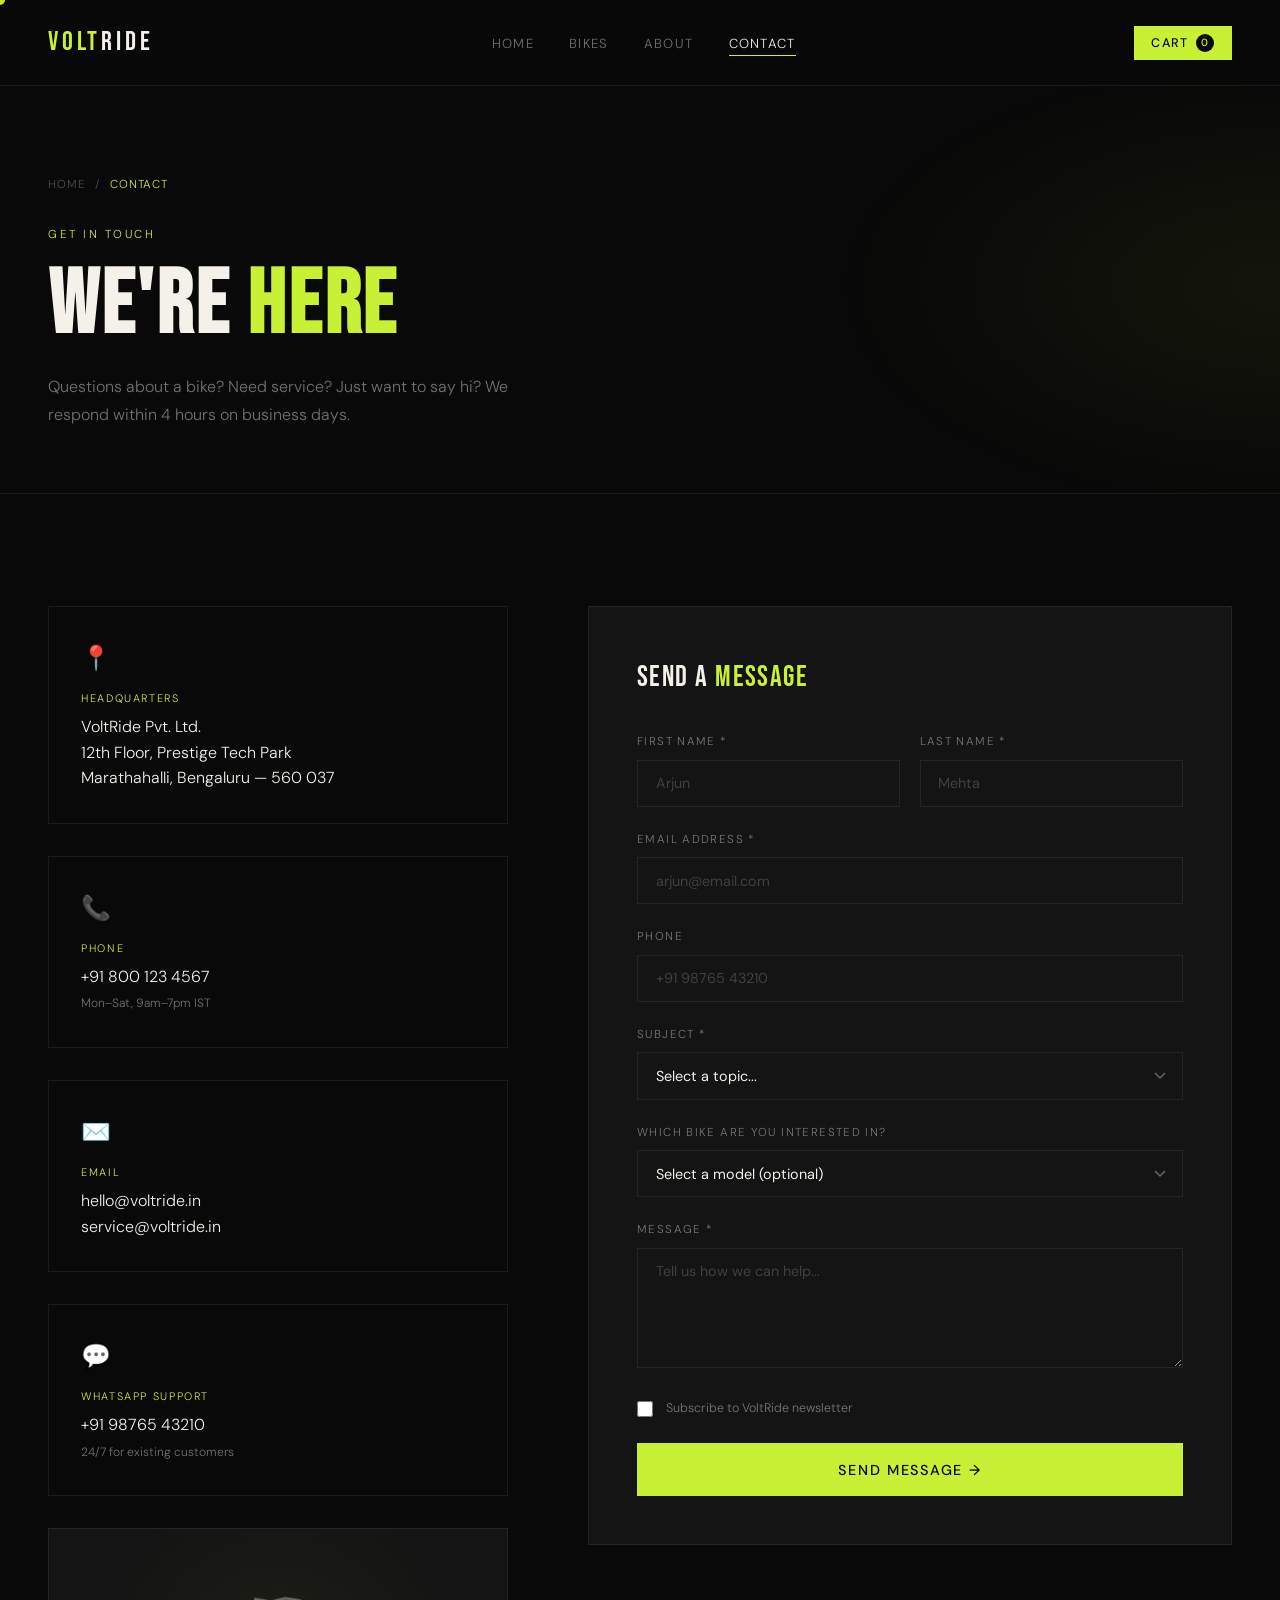
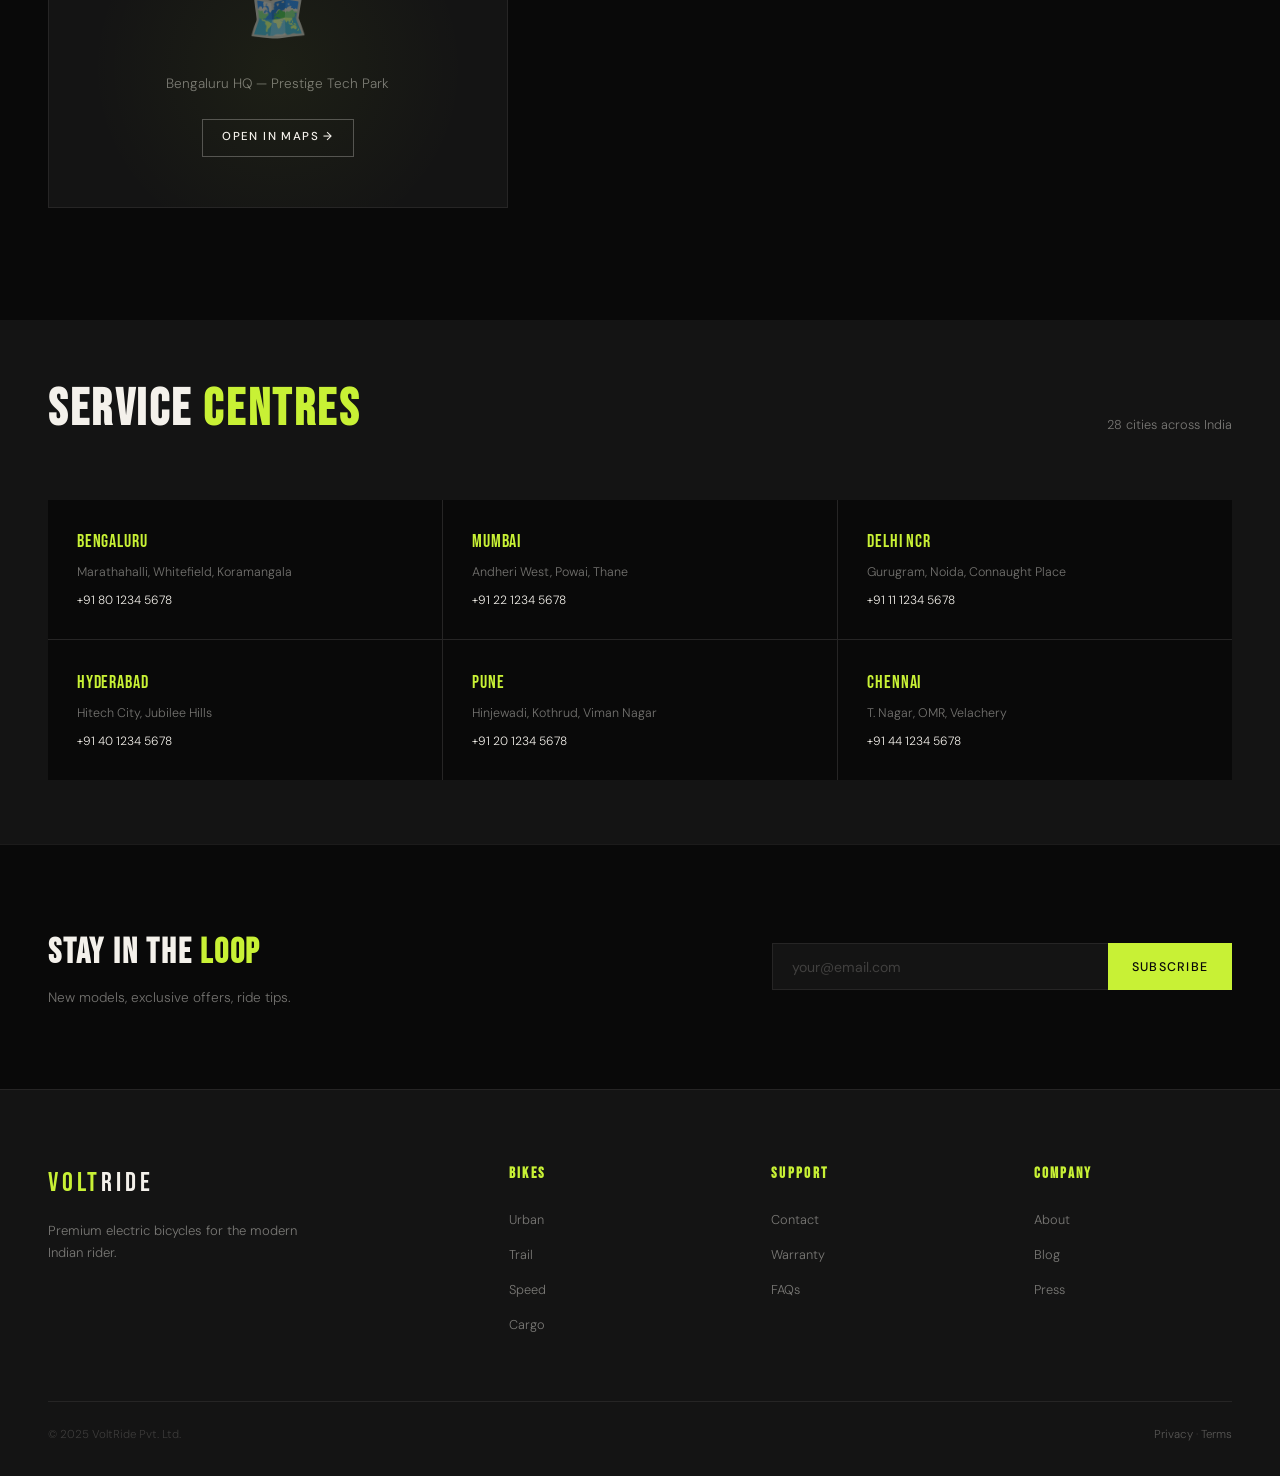
<file: contact.html>
<!DOCTYPE html>
<html lang="en">
<head>
  <!-- Google tag (gtag.js) -->
<script async src="https://www.googletagmanager.com/gtag/js?id=G-JZGEN7ZBJ4"></script>
<script>
  window.dataLayer = window.dataLayer || [];
  function gtag(){dataLayer.push(arguments);}
  gtag('js', new Date());

  gtag('config', 'G-JZGEN7ZBJ4');
</script>
  <meta charset="UTF-8"/>
  <meta name="viewport" content="width=device-width, initial-scale=1.0"/>
  <title>VoltRide — Contact Us</title>
  <link rel="stylesheet" href="style.css"/>
  <style>
    .contact-grid {
      display: grid; grid-template-columns: 1fr 1.4fr;
      gap: 5rem; align-items: start;
    }
    .contact-info { display: flex; flex-direction: column; gap: 2rem; }
    .contact-block {
      padding: 2rem; border: 1px solid var(--border);
      transition: border-color .2s;
    }
    .contact-block:hover { border-color: var(--volt); }
    .contact-block-icon { font-size: 1.5rem; margin-bottom: .8rem; }
    .contact-block-label {
      font-size: .68rem; letter-spacing: .15em; text-transform: uppercase;
      color: var(--volt); margin-bottom: .4rem;
    }
    .contact-block-val { font-size: 1rem; line-height: 1.6; }
    .contact-block-val a { color: var(--white); transition: color .2s; }
    .contact-block-val a:hover { color: var(--volt); }

    .form-card {
      background: var(--mid); border: 1px solid var(--border);
      padding: 3rem;
    }
    .form-title {
      font-family: 'Bebas Neue', sans-serif;
      font-size: 1.8rem; letter-spacing: .05em;
      margin-bottom: 2rem;
    }
    .form-success {
      display: none;
      background: rgba(200,241,53,.1); border: 1px solid var(--volt);
      padding: 1.5rem; margin-top: 1.5rem;
      font-size: .88rem; color: var(--volt);
    }
    .form-success.show { display: block; }

    .map-placeholder {
      background: var(--mid); border: 1px solid var(--border);
      height: 280px;
      display: flex; align-items: center; justify-content: center;
      flex-direction: column; gap: 1rem;
      color: var(--muted); font-size: .85rem;
      position: relative; overflow: hidden;
    }
    .map-placeholder::before {
      content: '';
      position: absolute; inset: 0;
      background: radial-gradient(circle at 50% 50%, rgba(200,241,53,.05) 0%, transparent 70%);
    }
    .map-icon { font-size: 3rem; }

    .service-centres { display: grid; grid-template-columns: repeat(3,1fr); gap: 1.5px; background: var(--border); }
    .centre-card { background: var(--black); padding: 1.8rem; transition: background .3s; }
    .centre-card:hover { background: var(--mid); }
    .centre-city { font-family: 'Bebas Neue', sans-serif; font-size: 1.1rem; letter-spacing: .05em; color: var(--volt); margin-bottom: .4rem; }
    .centre-address { font-size: .78rem; color: var(--muted); line-height: 1.6; }
    .centre-phone { font-size: .75rem; color: var(--white); margin-top: .5rem; }

    @media (max-width: 900px) {
      .contact-grid { grid-template-columns: 1fr; gap: 3rem; }
      .service-centres { grid-template-columns: 1fr 1fr; }
      .form-card { padding: 2rem; }
    }
    @media (max-width: 600px) {
      .service-centres { grid-template-columns: 1fr; }
    }
  </style>
</head>
<body>
<div class="cursor" id="cursor"></div>
<div class="toast" id="toast"></div>

<nav class="nav">
  <a class="nav-logo" href="index.html"><span class="accent">VOLT</span>RIDE</a>
  <ul class="nav-links">
    <li><a href="index.html">Home</a></li>
    <li><a href="bikes.html">Bikes</a></li>
    <li><a href="about.html">About</a></li>
    <li><a href="contact.html" class="active">Contact</a></li>
  </ul>
  <div class="nav-actions">
    <button class="nav-cart-btn" onclick="openCart()">Cart <span class="cart-badge" id="cartCount">0</span></button>
    <button class="nav-hamburger" onclick="openMobileMenu()"><span></span><span></span><span></span></button>
  </div>
</nav>
<div class="mobile-menu" id="mobileMenu"><button class="mobile-close" onclick="closeMobileMenu()">✕</button><a href="index.html" onclick="closeMobileMenu()">Home</a><a href="bikes.html" onclick="closeMobileMenu()">Bikes</a><a href="about.html" onclick="closeMobileMenu()">About</a><a href="contact.html" onclick="closeMobileMenu()">Contact</a></div>
<div class="cart-overlay" id="cartOverlay" onclick="closeCart()"></div>
<div class="cart-drawer" id="cartDrawer"><div class="cart-head"><h3>Cart</h3><button class="cart-close" onclick="closeCart()">✕</button></div><div class="cart-body" id="cartBody"></div><div class="cart-foot"><div class="cart-total"><span class="cart-total-label">Total</span><span class="cart-total-price" id="cartTotal">₹0</span></div><button class="btn btn-volt" style="width:100%;justify-content:center" onclick="checkout()">Checkout →</button></div></div>

<div class="page-wrap">
  <div class="page-hero">
    <div class="breadcrumb"><a href="index.html">Home</a> / <span>Contact</span></div>
    <p class="page-hero-eyebrow anim-fadeup">Get In Touch</p>
    <h1 class="page-hero-title anim-fadeup delay-1">We're <span style="color:var(--volt)">Here</span></h1>
    <p class="page-hero-sub anim-fadeup delay-2">Questions about a bike? Need service? Just want to say hi? We respond within 4 hours on business days.</p>
  </div>

  <section class="section">
    <div class="contact-grid">
      <!-- INFO COLUMN -->
      <div class="contact-info reveal">
        <div class="contact-block">
          <div class="contact-block-icon">📍</div>
          <div class="contact-block-label">Headquarters</div>
          <div class="contact-block-val">VoltRide Pvt. Ltd.<br/>12th Floor, Prestige Tech Park<br/>Marathahalli, Bengaluru — 560 037</div>
        </div>
        <div class="contact-block">
          <div class="contact-block-icon">📞</div>
          <div class="contact-block-label">Phone</div>
          <div class="contact-block-val"><a href="tel:+918001234567">+91 800 123 4567</a><br/><span style="font-size:.75rem;color:var(--muted)">Mon–Sat, 9am–7pm IST</span></div>
        </div>
        <div class="contact-block">
          <div class="contact-block-icon">✉️</div>
          <div class="contact-block-label">Email</div>
          <div class="contact-block-val"><a href="mailto:hello@voltride.in">hello@voltride.in</a><br/><a href="mailto:service@voltride.in">service@voltride.in</a></div>
        </div>
        <div class="contact-block">
          <div class="contact-block-icon">💬</div>
          <div class="contact-block-label">WhatsApp Support</div>
          <div class="contact-block-val"><a href="#">+91 98765 43210</a><br/><span style="font-size:.75rem;color:var(--muted)">24/7 for existing customers</span></div>
        </div>

        <div class="map-placeholder">
          <div class="map-icon">🗺️</div>
          <span>Bengaluru HQ — Prestige Tech Park</span>
          <a href="https://maps.google.com" target="_blank" class="btn btn-outline btn-sm" style="margin-top:.5rem">Open in Maps →</a>
        </div>
      </div>

      <!-- FORM -->
      <div class="reveal">
        <div class="form-card">
          <div class="form-title">Send a <span class="text-volt">Message</span></div>
          <form id="contactForm" novalidate>
            <div class="form-row">
              <div class="form-group">
                <label class="form-label">First Name *</label>
                <input class="form-input" type="text" placeholder="Arjun" required/>
                <span class="form-error">Required</span>
              </div>
              <div class="form-group">
                <label class="form-label">Last Name *</label>
                <input class="form-input" type="text" placeholder="Mehta" required/>
                <span class="form-error">Required</span>
              </div>
            </div>
            <div class="form-group">
              <label class="form-label">Email Address *</label>
              <input class="form-input" type="email" placeholder="arjun@email.com" required/>
              <span class="form-error">Required</span>
            </div>
            <div class="form-group">
              <label class="form-label">Phone</label>
              <input class="form-input" type="tel" placeholder="+91 98765 43210"/>
            </div>
            <div class="form-group">
              <label class="form-label">Subject *</label>
              <select class="form-select form-input" required>
                <option value="">Select a topic...</option>
                <option>Bike Purchase Enquiry</option>
                <option>Test Ride Request</option>
                <option>Service & Warranty</option>
                <option>Spare Parts</option>
                <option>Fleet / Corporate Order</option>
                <option>Press & Media</option>
                <option>Other</option>
              </select>
              <span class="form-error">Required</span>
            </div>
            <div class="form-group">
              <label class="form-label">Which bike are you interested in?</label>
              <select class="form-select form-input">
                <option value="">Select a model (optional)</option>
                <option>VOLT URBAN X1 — ₹89,999</option>
                <option>APEX TRAIL PRO — ₹1,39,999</option>
                <option>STORMRIDER S3 — ₹1,89,999</option>
                <option>HAULER CARGO C1 — ₹1,09,999</option>
                <option>COMMUTER ELITE E2 — ₹99,999</option>
                <option>PHANTOM GT-R — ₹2,49,999</option>
              </select>
            </div>
            <div class="form-group">
              <label class="form-label">Message *</label>
              <textarea class="form-textarea" placeholder="Tell us how we can help..." required></textarea>
              <span class="form-error">Required</span>
            </div>
            <div class="form-group" style="display:flex;gap:.8rem;align-items:center">
              <input type="checkbox" id="newsletter" style="accent-color:var(--volt);width:16px;height:16px"/>
              <label for="newsletter" style="font-size:.78rem;color:var(--muted);cursor:none">Subscribe to VoltRide newsletter</label>
            </div>
            <button type="submit" class="btn btn-volt btn-lg" style="width:100%;justify-content:center">Send Message →</button>
            <div class="form-success" id="formSuccess">✓ Message sent! We'll get back to you within 4 hours.</div>
          </form>
        </div>
      </div>
    </div>
  </section>

  <!-- SERVICE CENTRES -->
  <section class="section" style="background:var(--mid);padding-top:4rem;padding-bottom:4rem">
    <div class="section-header reveal">
      <h2 class="section-title">Service <span class="accent">Centres</span></h2>
      <span style="font-size:.8rem;color:var(--muted)">28 cities across India</span>
    </div>
    <div class="service-centres reveal">
      <div class="centre-card"><div class="centre-city">Bengaluru</div><div class="centre-address">Marathahalli, Whitefield, Koramangala</div><div class="centre-phone">+91 80 1234 5678</div></div>
      <div class="centre-card"><div class="centre-city">Mumbai</div><div class="centre-address">Andheri West, Powai, Thane</div><div class="centre-phone">+91 22 1234 5678</div></div>
      <div class="centre-card"><div class="centre-city">Delhi NCR</div><div class="centre-address">Gurugram, Noida, Connaught Place</div><div class="centre-phone">+91 11 1234 5678</div></div>
      <div class="centre-card"><div class="centre-city">Hyderabad</div><div class="centre-address">Hitech City, Jubilee Hills</div><div class="centre-phone">+91 40 1234 5678</div></div>
      <div class="centre-card"><div class="centre-city">Pune</div><div class="centre-address">Hinjewadi, Kothrud, Viman Nagar</div><div class="centre-phone">+91 20 1234 5678</div></div>
      <div class="centre-card"><div class="centre-city">Chennai</div><div class="centre-address">T. Nagar, OMR, Velachery</div><div class="centre-phone">+91 44 1234 5678</div></div>
    </div>
  </section>

  <div class="newsletter-strip">
    <div><h3 class="nl-title">Stay in the <span class="text-volt">Loop</span></h3><p class="nl-sub">New models, exclusive offers, ride tips.</p></div>
    <div class="nl-form"><input class="nl-input" type="email" id="nlEmail" placeholder="your@email.com"/><button class="nl-btn" onclick="subscribe('nlEmail')">Subscribe</button></div>
  </div>

  <footer class="footer">
    <div class="footer-top">
      <div class="footer-brand"><a class="nav-logo" href="index.html"><span class="accent">VOLT</span>RIDE</a><p>Premium electric bicycles for the modern Indian rider.</p></div>
      <div class="footer-col"><h4>Bikes</h4><ul><li><a href="bikes.html?cat=urban">Urban</a></li><li><a href="bikes.html?cat=trail">Trail</a></li><li><a href="bikes.html?cat=speed">Speed</a></li><li><a href="bikes.html?cat=cargo">Cargo</a></li></ul></div>
      <div class="footer-col"><h4>Support</h4><ul><li><a href="contact.html">Contact</a></li><li><a href="#">Warranty</a></li><li><a href="#">FAQs</a></li></ul></div>
      <div class="footer-col"><h4>Company</h4><ul><li><a href="about.html">About</a></li><li><a href="#">Blog</a></li><li><a href="#">Press</a></li></ul></div>
    </div>
    <div class="footer-bottom"><p>© 2025 VoltRide Pvt. Ltd.</p><p><a href="#">Privacy</a> · <a href="#">Terms</a></p></div>
  </footer>
</div>

<script src="script.js"></script>
<script>
document.getElementById('contactForm').addEventListener('submit', function(e) {
  e.preventDefault();
  let valid = true;
  this.querySelectorAll('[required]').forEach(inp => {
    const err = inp.parentElement.querySelector('.form-error');
    if (!inp.value.trim()) { if(err) err.classList.add('show'); valid = false; }
    else { if(err) err.classList.remove('show'); }
  });
  if (valid) {
    document.getElementById('formSuccess').classList.add('show');
    this.reset();
    showToast('✓ Message sent!');
  }
});
</script>
</body>
</html>
</file>
<file: style.css>
/* ============================================================
   VOLTRIDE — Global Stylesheet
   ============================================================ */

@import url('https://fonts.googleapis.com/css2?family=Bebas+Neue&family=DM+Sans:ital,opsz,wght@0,9..40,300;0,9..40,400;0,9..40,500;1,9..40,300&display=swap');

/* ── Variables ─────────────────────────────────────────── */
:root {
  --black:   #090909;
  --white:   #f4f1eb;
  --volt:    #c8f135;
  --volt2:   #d8ff45;
  --mid:     #141414;
  --dark:    #111111;
  --muted:   rgba(244,241,235,0.45);
  --border:  rgba(244,241,235,0.08);
  --red:     #f43f5e;
  --blue:    #00c8ff;
  --orange:  #ff9500;
  --purple:  #a78bfa;
  --shadow:  0 20px 60px rgba(200,241,53,0.12);
  --radius:  0px;
  --ease:    cubic-bezier(0.4,0,0.2,1);
  --spring:  cubic-bezier(0.34,1.56,0.64,1);
}

/* ── Reset ─────────────────────────────────────────────── */
*, *::before, *::after { box-sizing: border-box; margin: 0; padding: 0; }
html { scroll-behavior: smooth; font-size: 16px; }
body {
  background: var(--black);
  color: var(--white);
  font-family: 'DM Sans', sans-serif;
  font-weight: 300;
  line-height: 1.6;
  overflow-x: hidden;
  cursor: none;
}
img { max-width: 100%; display: block; }
a { text-decoration: none; color: inherit; }
button { font-family: inherit; cursor: none; }
ul { list-style: none; }

/* ── Custom Cursor ─────────────────────────────────────── */
.cursor {
  width: 10px; height: 10px;
  background: var(--volt);
  border-radius: 50%;
  position: fixed;
  pointer-events: none;
  z-index: 99999;
  transform: translate(-50%,-50%);
  transition: width .18s var(--ease), height .18s var(--ease), background .18s;
  mix-blend-mode: difference;
}
.cursor.hovered { width: 36px; height: 36px; }
.cursor.clicking { width: 20px; height: 20px; background: var(--volt2); }

/* ── Scrollbar ─────────────────────────────────────────── */
::-webkit-scrollbar { width: 4px; }
::-webkit-scrollbar-track { background: var(--black); }
::-webkit-scrollbar-thumb { background: var(--volt); }

/* ── Selection ─────────────────────────────────────────── */
::selection { background: var(--volt); color: var(--black); }

/* ══════════════════════════════════════════════════════════
   NAV
═══════════════════════════════════════════════════════════ */
.nav {
  position: fixed; top: 0; left: 0; right: 0;
  z-index: 900;
  display: flex; align-items: center; justify-content: space-between;
  padding: 1.3rem 3rem;
  background: rgba(9,9,9,0.85);
  backdrop-filter: blur(16px) saturate(180%);
  border-bottom: 1px solid var(--border);
  transition: padding .3s var(--ease);
}
.nav.scrolled { padding: 0.9rem 3rem; }

.nav-logo {
  font-family: 'Bebas Neue', sans-serif;
  font-size: 1.7rem;
  letter-spacing: .14em;
  color: var(--white);
}
.nav-logo .accent { color: var(--volt); }

.nav-links {
  display: flex; gap: 2.2rem;
}
.nav-links a {
  font-size: .82rem;
  letter-spacing: .1em;
  text-transform: uppercase;
  color: var(--muted);
  transition: color .2s;
  position: relative;
}
.nav-links a::after {
  content: '';
  position: absolute; bottom: -4px; left: 0; right: 0;
  height: 1px; background: var(--volt);
  transform: scaleX(0); transform-origin: left;
  transition: transform .25s var(--ease);
}
.nav-links a:hover,
.nav-links a.active { color: var(--white); }
.nav-links a:hover::after,
.nav-links a.active::after { transform: scaleX(1); }

.nav-actions { display: flex; align-items: center; gap: 1rem; }

.nav-search-btn {
  background: none; border: none;
  color: var(--muted);
  font-size: 1.1rem;
  padding: .4rem;
  transition: color .2s;
}
.nav-search-btn:hover { color: var(--volt); }

.nav-cart-btn {
  display: flex; align-items: center; gap: .5rem;
  background: var(--volt);
  color: var(--black);
  border: none;
  padding: .5rem 1.1rem;
  font-size: .78rem;
  font-weight: 500;
  letter-spacing: .1em;
  text-transform: uppercase;
  transition: background .2s, transform .15s;
}
.nav-cart-btn:hover { background: var(--volt2); transform: translateY(-1px); }
.cart-badge {
  background: var(--black);
  color: var(--volt);
  border-radius: 50%;
  width: 18px; height: 18px;
  display: flex; align-items: center; justify-content: center;
  font-size: .65rem; font-weight: 500;
}

/* hamburger */
.nav-hamburger {
  display: none; flex-direction: column; gap: 5px;
  background: none; border: none; padding: .4rem;
}
.nav-hamburger span {
  display: block; width: 22px; height: 2px;
  background: var(--white);
  transition: transform .3s, opacity .3s;
}

/* mobile nav drawer */
.mobile-menu {
  display: none;
  position: fixed; top: 0; left: 0; right: 0; bottom: 0;
  background: var(--black);
  z-index: 800;
  flex-direction: column;
  justify-content: center; align-items: center;
  gap: 2.5rem;
  transform: translateX(100%);
  transition: transform .4s var(--ease);
}
.mobile-menu.open { transform: translateX(0); }
.mobile-menu a {
  font-family: 'Bebas Neue', sans-serif;
  font-size: 3rem;
  letter-spacing: .1em;
  color: var(--white);
  transition: color .2s;
}
.mobile-menu a:hover { color: var(--volt); }
.mobile-close {
  position: absolute; top: 1.5rem; right: 2rem;
  background: none; border: none; color: var(--white);
  font-size: 1.5rem;
}

/* ══════════════════════════════════════════════════════════
   PAGE WRAPPER
═══════════════════════════════════════════════════════════ */
.page-wrap { padding-top: 80px; }

/* ══════════════════════════════════════════════════════════
   BUTTONS
═══════════════════════════════════════════════════════════ */
.btn {
  display: inline-flex; align-items: center; gap: .5rem;
  font-family: 'DM Sans', sans-serif;
  font-size: .82rem;
  font-weight: 500;
  letter-spacing: .12em;
  text-transform: uppercase;
  border: none;
  padding: .85rem 2rem;
  transition: transform .2s var(--ease), background .2s, color .2s, border-color .2s;
  position: relative; overflow: hidden;
}
.btn:hover { transform: translateY(-2px); }
.btn:active { transform: translateY(0); }

.btn-volt { background: var(--volt); color: var(--black); }
.btn-volt:hover { background: var(--volt2); }

.btn-outline {
  background: transparent;
  color: var(--white);
  border: 1px solid rgba(244,241,235,.28);
}
.btn-outline:hover { border-color: var(--volt); color: var(--volt); }

.btn-dark { background: var(--mid); color: var(--white); border: 1px solid var(--border); }
.btn-dark:hover { border-color: var(--volt); color: var(--volt); }

.btn-lg { padding: 1.1rem 2.5rem; font-size: .9rem; }
.btn-sm { padding: .55rem 1.2rem; font-size: .72rem; }
.btn-icon { width: 42px; height: 42px; padding: 0; justify-content: center; }

/* ══════════════════════════════════════════════════════════
   SECTIONS
═══════════════════════════════════════════════════════════ */
.section { padding: 7rem 3rem; }
.section-sm { padding: 4rem 3rem; }

.section-header {
  display: flex; justify-content: space-between; align-items: flex-end;
  margin-bottom: 4rem;
}

.section-title {
  font-family: 'Bebas Neue', sans-serif;
  font-size: clamp(2.5rem,4vw,4.5rem);
  letter-spacing: .05em;
  line-height: 1;
}
.section-title .accent { color: var(--volt); }

.section-sub {
  font-size: .9rem; color: var(--muted);
  max-width: 480px; line-height: 1.75;
}

/* ══════════════════════════════════════════════════════════
   MARQUEE
═══════════════════════════════════════════════════════════ */
.marquee-wrap {
  border-top: 1px solid var(--border);
  border-bottom: 1px solid var(--border);
  padding: 1rem 0;
  overflow: hidden;
  background: var(--mid);
}
.marquee-track {
  display: flex; gap: 3rem;
  white-space: nowrap;
  animation: marqueeScroll 22s linear infinite;
}
.marquee-item {
  font-family: 'Bebas Neue', sans-serif;
  font-size: .95rem;
  letter-spacing: .2em;
  color: rgba(244,241,235,.3);
  display: flex; align-items: center; gap: 1.5rem;
  flex-shrink: 0;
}
.marquee-dot { width: 5px; height: 5px; background: var(--volt); border-radius: 50%; flex-shrink: 0; }

/* ══════════════════════════════════════════════════════════
   PRODUCT CARDS
═══════════════════════════════════════════════════════════ */
.products-grid {
  display: grid;
  grid-template-columns: repeat(3,1fr);
  gap: 1.5px;
  background: var(--border);
}
.products-grid.cols-4 { grid-template-columns: repeat(4,1fr); }

.product-card {
  background: var(--black);
  padding: 2.2rem;
  position: relative;
  overflow: hidden;
  transition: background .3s;
  display: flex; flex-direction: column;
}
.product-card:hover { background: var(--mid); }
.product-card:hover .card-add { opacity: 1; transform: translateY(0); }
.product-card:hover .card-img svg { filter: drop-shadow(0 12px 36px rgba(200,241,53,.35)); }

.card-badge {
  display: inline-block;
  font-size: .65rem; letter-spacing: .15em; text-transform: uppercase;
  padding: .25rem .65rem;
  border: 1px solid var(--volt); color: var(--volt);
  margin-bottom: 1.2rem; width: fit-content;
}
.card-badge.filled { background: var(--volt); color: var(--black); }

.card-img {
  width: 100%; height: 180px;
  display: flex; align-items: center; justify-content: center;
  margin-bottom: 1.5rem;
}
.card-img svg { transition: filter .3s; filter: drop-shadow(0 6px 20px rgba(200,241,53,.12)); }

.card-name {
  font-family: 'Bebas Neue', sans-serif;
  font-size: 1.35rem; letter-spacing: .05em;
  margin-bottom: .35rem;
}
.card-spec { font-size: .75rem; color: var(--muted); letter-spacing: .04em; margin-bottom: 1.2rem; flex: 1; }

.card-footer { display: flex; justify-content: space-between; align-items: center; margin-top: auto; }

.card-price {
  font-family: 'Bebas Neue', sans-serif;
  font-size: 1.6rem; color: var(--volt); letter-spacing: .05em;
  line-height: 1;
}
.card-price sub { font-size: .7rem; color: var(--muted); font-family: 'DM Sans',sans-serif; font-weight: 300; }

.card-add {
  background: var(--volt); color: var(--black);
  border: none;
  width: 38px; height: 38px;
  font-size: 1.2rem;
  display: flex; align-items: center; justify-content: center;
  opacity: 0; transform: translateY(6px);
  transition: opacity .2s, transform .2s, background .15s;
}
.card-add:hover { background: var(--volt2); }

/* ══════════════════════════════════════════════════════════
   FEATURES GRID
═══════════════════════════════════════════════════════════ */
.features-grid {
  display: grid;
  grid-template-columns: repeat(4,1fr);
  gap: 1.5px;
  background: var(--border);
}
.feature-item {
  background: var(--black);
  padding: 2rem;
  transition: background .3s;
}
.feature-item:hover { background: var(--mid); }
.feature-icon { font-size: 1.8rem; margin-bottom: 1rem; }
.feature-title {
  font-family: 'Bebas Neue', sans-serif;
  font-size: 1.1rem; letter-spacing: .05em;
  margin-bottom: .5rem;
}
.feature-text { font-size: .82rem; line-height: 1.7; color: var(--muted); }

/* ══════════════════════════════════════════════════════════
   TESTIMONIALS
═══════════════════════════════════════════════════════════ */
.testi-grid {
  display: grid;
  grid-template-columns: repeat(3,1fr);
  gap: 1.5px;
  background: var(--border);
}
.testi-card { background: var(--black); padding: 2.2rem; }
.testi-stars { color: var(--volt); font-size: .85rem; letter-spacing: .15em; margin-bottom: 1rem; }
.testi-text {
  font-size: .9rem; line-height: 1.78;
  color: rgba(244,241,235,.6);
  margin-bottom: 1.3rem; font-style: italic;
}
.testi-author { font-size: .72rem; letter-spacing: .12em; text-transform: uppercase; color: var(--volt); }
.testi-model { font-size: .68rem; letter-spacing: .08em; color: rgba(244,241,235,.25); margin-top: .15rem; }

/* ══════════════════════════════════════════════════════════
   PROMO BANNER
═══════════════════════════════════════════════════════════ */
.promo-banner {
  padding: 8rem 3rem;
  background: var(--volt);
  color: var(--black);
  display: grid;
  grid-template-columns: 1fr 1fr;
  align-items: center;
  gap: 4rem;
  position: relative;
  overflow: hidden;
}
.promo-banner::before {
  content: attr(data-word);
  position: absolute;
  font-family: 'Bebas Neue', sans-serif;
  font-size: 28rem; right: -2rem; top: 50%;
  transform: translateY(-50%);
  opacity: .06; line-height: 1;
  pointer-events: none;
}
.promo-title {
  font-family: 'Bebas Neue', sans-serif;
  font-size: clamp(2.8rem,5vw,5rem);
  line-height: 1; letter-spacing: .03em;
}
.promo-sub { font-size: .95rem; font-weight: 300; margin-top: .8rem; opacity: .65; max-width: 380px; line-height: 1.7; }
.promo-stats { display: flex; flex-direction: column; gap: 1.8rem; position: relative; z-index: 1; }
.promo-stat { display: flex; align-items: baseline; gap: 1rem; }
.promo-stat-num { font-family: 'Bebas Neue', sans-serif; font-size: 3.8rem; line-height: 1; }
.promo-stat-label { font-size: .82rem; font-weight: 300; opacity: .65; }

/* ══════════════════════════════════════════════════════════
   NEWSLETTER
═══════════════════════════════════════════════════════════ */
.newsletter-strip {
  padding: 5rem 3rem;
  border-top: 1px solid var(--border);
  display: flex; justify-content: space-between; align-items: center; gap: 4rem;
}
.nl-title {
  font-family: 'Bebas Neue', sans-serif;
  font-size: 2.2rem; letter-spacing: .05em;
}
.nl-sub { font-size: .85rem; color: var(--muted); margin-top: .4rem; }
.nl-form { display: flex; flex: 1; max-width: 460px; }
.nl-input {
  flex: 1;
  background: var(--mid);
  border: 1px solid var(--border);
  border-right: none;
  color: var(--white);
  font-family: 'DM Sans', sans-serif;
  font-size: .88rem;
  padding: .85rem 1.2rem;
  outline: none;
  transition: border-color .2s;
}
.nl-input::placeholder { color: rgba(244,241,235,.2); }
.nl-input:focus { border-color: var(--volt); }
.nl-btn {
  background: var(--volt); color: var(--black);
  border: none;
  padding: .85rem 1.5rem;
  font-family: 'DM Sans', sans-serif;
  font-weight: 500; font-size: .78rem;
  letter-spacing: .1em; text-transform: uppercase;
  white-space: nowrap;
  transition: background .2s;
}
.nl-btn:hover { background: var(--volt2); }

/* ══════════════════════════════════════════════════════════
   FOOTER
═══════════════════════════════════════════════════════════ */
.footer {
  background: var(--mid);
  border-top: 1px solid var(--border);
  padding: 4.5rem 3rem 2rem;
}
.footer-top {
  display: grid; grid-template-columns: 2fr 1fr 1fr 1fr;
  gap: 4rem; margin-bottom: 4rem;
}
.footer-brand p { font-size: .82rem; color: var(--muted); margin-top: .9rem; max-width: 250px; line-height: 1.7; }
.footer-social { display: flex; gap: .8rem; margin-top: 1.5rem; }
.footer-social a {
  width: 34px; height: 34px;
  border: 1px solid var(--border);
  display: flex; align-items: center; justify-content: center;
  font-size: .85rem;
  color: var(--muted);
  transition: border-color .2s, color .2s;
}
.footer-social a:hover { border-color: var(--volt); color: var(--volt); }
.footer-col h4 {
  font-family: 'Bebas Neue', sans-serif;
  font-size: .95rem; letter-spacing: .15em; color: var(--volt);
  margin-bottom: 1.2rem;
}
.footer-col ul { display: flex; flex-direction: column; gap: .6rem; }
.footer-col a { color: var(--muted); font-size: .8rem; transition: color .2s; }
.footer-col a:hover { color: var(--white); }
.footer-bottom {
  display: flex; justify-content: space-between; align-items: center;
  border-top: 1px solid var(--border); padding-top: 1.5rem;
}
.footer-bottom p { font-size: .72rem; color: rgba(244,241,235,.18); }
.footer-bottom a { color: rgba(244,241,235,.3); transition: color .2s; }
.footer-bottom a:hover { color: var(--volt); }

/* ══════════════════════════════════════════════════════════
   CART DRAWER
═══════════════════════════════════════════════════════════ */
.cart-overlay {
  position: fixed; inset: 0;
  background: rgba(0,0,0,.65);
  z-index: 970;
  opacity: 0; pointer-events: none;
  transition: opacity .3s;
}
.cart-overlay.open { opacity: 1; pointer-events: all; }

.cart-drawer {
  position: fixed; top: 0; right: 0; bottom: 0;
  width: 420px;
  background: #111;
  border-left: 1px solid var(--border);
  z-index: 980;
  transform: translateX(100%);
  transition: transform .4s var(--ease);
  display: flex; flex-direction: column;
}
.cart-drawer.open { transform: translateX(0); }

.cart-head {
  display: flex; justify-content: space-between; align-items: center;
  padding: 1.4rem 2rem;
  border-bottom: 1px solid var(--border);
}
.cart-head h3 {
  font-family: 'Bebas Neue', sans-serif;
  font-size: 1.3rem; letter-spacing: .08em;
}
.cart-close {
  background: none; border: none; color: var(--white);
  font-size: 1.2rem; opacity: .4; transition: opacity .2s;
}
.cart-close:hover { opacity: 1; }

.cart-body { flex: 1; overflow-y: auto; padding: 1.4rem 2rem; }
.cart-empty { color: var(--muted); font-size: .88rem; text-align: center; margin-top: 3rem; }

.cart-item {
  display: flex; gap: 1rem; align-items: center;
  padding: 1rem 0; border-bottom: 1px solid var(--border);
}
.cart-item-thumb {
  width: 60px; height: 48px;
  background: var(--mid);
  display: flex; align-items: center; justify-content: center;
  flex-shrink: 0;
  font-size: 1.3rem;
}
.cart-item-info { flex: 1; }
.cart-item-name { font-size: .88rem; font-weight: 500; }
.cart-item-price { font-size: .78rem; color: var(--volt); margin-top: .15rem; }

.cart-item-qty { display: flex; align-items: center; gap: .5rem; margin-top: .4rem; }
.qty-btn {
  background: var(--mid); border: 1px solid var(--border);
  color: var(--white); width: 22px; height: 22px;
  display: flex; align-items: center; justify-content: center;
  font-size: .8rem; transition: border-color .2s;
}
.qty-btn:hover { border-color: var(--volt); color: var(--volt); }
.qty-val { font-size: .8rem; min-width: 20px; text-align: center; }

.cart-item-remove {
  background: none; border: none; color: rgba(244,241,235,.25);
  font-size: .95rem; transition: color .2s; flex-shrink: 0;
}
.cart-item-remove:hover { color: var(--red); }

.cart-foot { padding: 1.4rem 2rem; border-top: 1px solid var(--border); }
.cart-total { display: flex; justify-content: space-between; margin-bottom: 1.2rem; align-items: center; }
.cart-total-label { font-family: 'Bebas Neue', sans-serif; font-size: 1.1rem; letter-spacing: .06em; }
.cart-total-price { font-family: 'Bebas Neue', sans-serif; font-size: 1.5rem; color: var(--volt); }

/* ══════════════════════════════════════════════════════════
   TOAST
═══════════════════════════════════════════════════════════ */
.toast {
  position: fixed; bottom: 2rem; right: 2rem;
  background: var(--volt); color: var(--black);
  padding: .85rem 1.5rem;
  font-size: .78rem; font-weight: 500;
  letter-spacing: .08em; text-transform: uppercase;
  z-index: 99998;
  transform: translateY(80px); opacity: 0;
  transition: transform .4s var(--spring), opacity .3s;
  pointer-events: none;
}
.toast.show { transform: translateY(0); opacity: 1; }

/* ══════════════════════════════════════════════════════════
   PAGE HERO (inner pages)
═══════════════════════════════════════════════════════════ */
.page-hero {
  padding: 6rem 3rem 4rem;
  border-bottom: 1px solid var(--border);
  position: relative; overflow: hidden;
}
.page-hero::after {
  content: '';
  position: absolute; inset: 0;
  background: radial-gradient(ellipse 50% 80% at 100% 50%, rgba(200,241,53,.06) 0%, transparent 70%);
  pointer-events: none;
}
.page-hero-eyebrow {
  font-size: .72rem; letter-spacing: .22em; text-transform: uppercase;
  color: var(--volt); margin-bottom: 1.2rem;
}
.page-hero-title {
  font-family: 'Bebas Neue', sans-serif;
  font-size: clamp(3rem,7vw,7rem);
  line-height: .95; letter-spacing: .03em;
  margin-bottom: 1.5rem;
}
.page-hero-sub { font-size: 1rem; color: var(--muted); max-width: 500px; line-height: 1.75; }

/* breadcrumb */
.breadcrumb {
  display: flex; gap: .6rem; align-items: center;
  font-size: .72rem; letter-spacing: .08em; text-transform: uppercase;
  color: rgba(244,241,235,.3); margin-bottom: 2rem;
}
.breadcrumb a { color: rgba(244,241,235,.3); transition: color .2s; }
.breadcrumb a:hover { color: var(--volt); }
.breadcrumb span { color: var(--volt); }

/* ══════════════════════════════════════════════════════════
   FILTERS (bikes page)
═══════════════════════════════════════════════════════════ */
.filter-bar {
  display: flex; gap: 1rem; align-items: center;
  padding: 1.5rem 3rem;
  border-bottom: 1px solid var(--border);
  background: var(--mid);
  overflow-x: auto;
}
.filter-chip {
  background: transparent;
  border: 1px solid var(--border);
  color: var(--muted);
  padding: .45rem 1rem;
  font-family: 'DM Sans', sans-serif;
  font-size: .75rem;
  letter-spacing: .08em; text-transform: uppercase;
  white-space: nowrap;
  transition: all .2s;
}
.filter-chip:hover, .filter-chip.active {
  background: var(--volt); border-color: var(--volt); color: var(--black);
}
.filter-count { font-size: .7rem; color: var(--muted); margin-left: auto; white-space: nowrap; flex-shrink: 0; }

/* ══════════════════════════════════════════════════════════
   SPEC TABLE
═══════════════════════════════════════════════════════════ */
.spec-table { width: 100%; border-collapse: collapse; }
.spec-table tr { border-bottom: 1px solid var(--border); }
.spec-table td { padding: .9rem 0; font-size: .85rem; }
.spec-table td:first-child { color: var(--muted); width: 40%; }
.spec-table td:last-child { color: var(--white); font-weight: 500; }

/* ══════════════════════════════════════════════════════════
   CONTACT FORM
═══════════════════════════════════════════════════════════ */
.form-group { margin-bottom: 1.5rem; }
.form-label {
  display: block; font-size: .72rem;
  letter-spacing: .12em; text-transform: uppercase;
  color: var(--muted); margin-bottom: .5rem;
}
.form-input, .form-textarea, .form-select {
  width: 100%;
  background: var(--mid);
  border: 1px solid var(--border);
  color: var(--white);
  font-family: 'DM Sans', sans-serif;
  font-size: .9rem;
  padding: .85rem 1.1rem;
  outline: none;
  transition: border-color .2s;
  appearance: none;
}
.form-input::placeholder, .form-textarea::placeholder { color: rgba(244,241,235,.2); }
.form-input:focus, .form-textarea:focus, .form-select:focus { border-color: var(--volt); }
.form-textarea { resize: vertical; min-height: 120px; }
.form-select { background-image: url("data:image/svg+xml,%3Csvg xmlns='http://www.w3.org/2000/svg' width='12' height='8' fill='none'%3E%3Cpath d='M1 1l5 5 5-5' stroke='%23666' stroke-width='1.5'/%3E%3C/svg%3E"); background-repeat: no-repeat; background-position: right 1rem center; }
.form-select option { background: #1a1a1a; }
.form-row { display: grid; grid-template-columns: 1fr 1fr; gap: 1.2rem; }
.form-error { color: var(--red); font-size: .72rem; margin-top: .4rem; display: none; }
.form-error.show { display: block; }

/* ══════════════════════════════════════════════════════════
   ANIMATIONS
═══════════════════════════════════════════════════════════ */
@keyframes fadeUp {
  from { opacity: 0; transform: translateY(28px); }
  to   { opacity: 1; transform: translateY(0); }
}
@keyframes fadeIn {
  from { opacity: 0; }
  to   { opacity: 1; }
}
@keyframes float {
  0%,100% { transform: translateY(0); }
  50%      { transform: translateY(-14px); }
}
@keyframes marqueeScroll {
  from { transform: translateX(0); }
  to   { transform: translateX(-50%); }
}
@keyframes pulse {
  0%,100% { opacity: 1; }
  50%      { opacity: .4; }
}
@keyframes spin {
  from { transform: rotate(0); }
  to   { transform: rotate(360deg); }
}

.anim-fadeup   { opacity: 0; animation: fadeUp .8s var(--ease) forwards; }
.anim-fadein   { opacity: 0; animation: fadeIn 1s var(--ease) forwards; }
.delay-1 { animation-delay: .15s; }
.delay-2 { animation-delay: .3s; }
.delay-3 { animation-delay: .45s; }
.delay-4 { animation-delay: .6s; }
.delay-5 { animation-delay: .75s; }

/* ══════════════════════════════════════════════════════════
   SCROLL REVEAL
═══════════════════════════════════════════════════════════ */
.reveal {
  opacity: 0; transform: translateY(30px);
  transition: opacity .7s var(--ease), transform .7s var(--ease);
}
.reveal.visible { opacity: 1; transform: translateY(0); }

/* ══════════════════════════════════════════════════════════
   MISC UTILS
═══════════════════════════════════════════════════════════ */
.text-volt  { color: var(--volt); }
.text-muted { color: var(--muted); }
.divider { height: 1px; background: var(--border); }
.tag {
  display: inline-block;
  font-size: .62rem; letter-spacing: .14em; text-transform: uppercase;
  padding: .22rem .65rem; border: 1px solid currentColor;
}
.tag-volt { color: var(--volt); border-color: var(--volt); }
.tag-red   { color: var(--red); border-color: var(--red); }
.tag-blue  { color: var(--blue); border-color: var(--blue); }
.tag-orange{ color: var(--orange); border-color: var(--orange); }
.tag-filled-volt { background: var(--volt); color: var(--black); border-color: var(--volt); }

.no-select { user-select: none; }

/* ══════════════════════════════════════════════════════════
   RESPONSIVE
═══════════════════════════════════════════════════════════ */
@media (max-width: 1100px) {
  .products-grid.cols-4 { grid-template-columns: repeat(3,1fr); }
  .footer-top { grid-template-columns: 1fr 1fr; gap: 2.5rem; }
}
@media (max-width: 900px) {
  .nav { padding: 1.1rem 1.5rem; }
  .nav-links { display: none; }
  .nav-hamburger { display: flex; }
  .mobile-menu { display: flex; }
  .section, .section-sm { padding: 4rem 1.5rem; }
  .page-hero { padding: 4rem 1.5rem 3rem; }
  .filter-bar { padding: 1rem 1.5rem; }
  .products-grid, .products-grid.cols-4 { grid-template-columns: 1fr 1fr; }
  .features-grid { grid-template-columns: 1fr 1fr; }
  .promo-banner { grid-template-columns: 1fr; padding: 4rem 1.5rem; }
  .promo-banner::before { display: none; }
  .testi-grid { grid-template-columns: 1fr; }
  .newsletter-strip { flex-direction: column; padding: 3rem 1.5rem; gap: 2rem; }
  .nl-form { max-width: 100%; width: 100%; }
  .footer-top { grid-template-columns: 1fr 1fr; gap: 2rem; }
  .footer { padding: 3rem 1.5rem 1.5rem; }
  .cart-drawer { width: 100%; }
  .form-row { grid-template-columns: 1fr; }
  .section-header { flex-direction: column; align-items: flex-start; gap: 1rem; }
}
@media (max-width: 600px) {
  .products-grid, .products-grid.cols-4 { grid-template-columns: 1fr; }
  .features-grid { grid-template-columns: 1fr; }
  .footer-top { grid-template-columns: 1fr; }
  .footer-bottom { flex-direction: column; gap: .5rem; text-align: center; }
}
</file>
